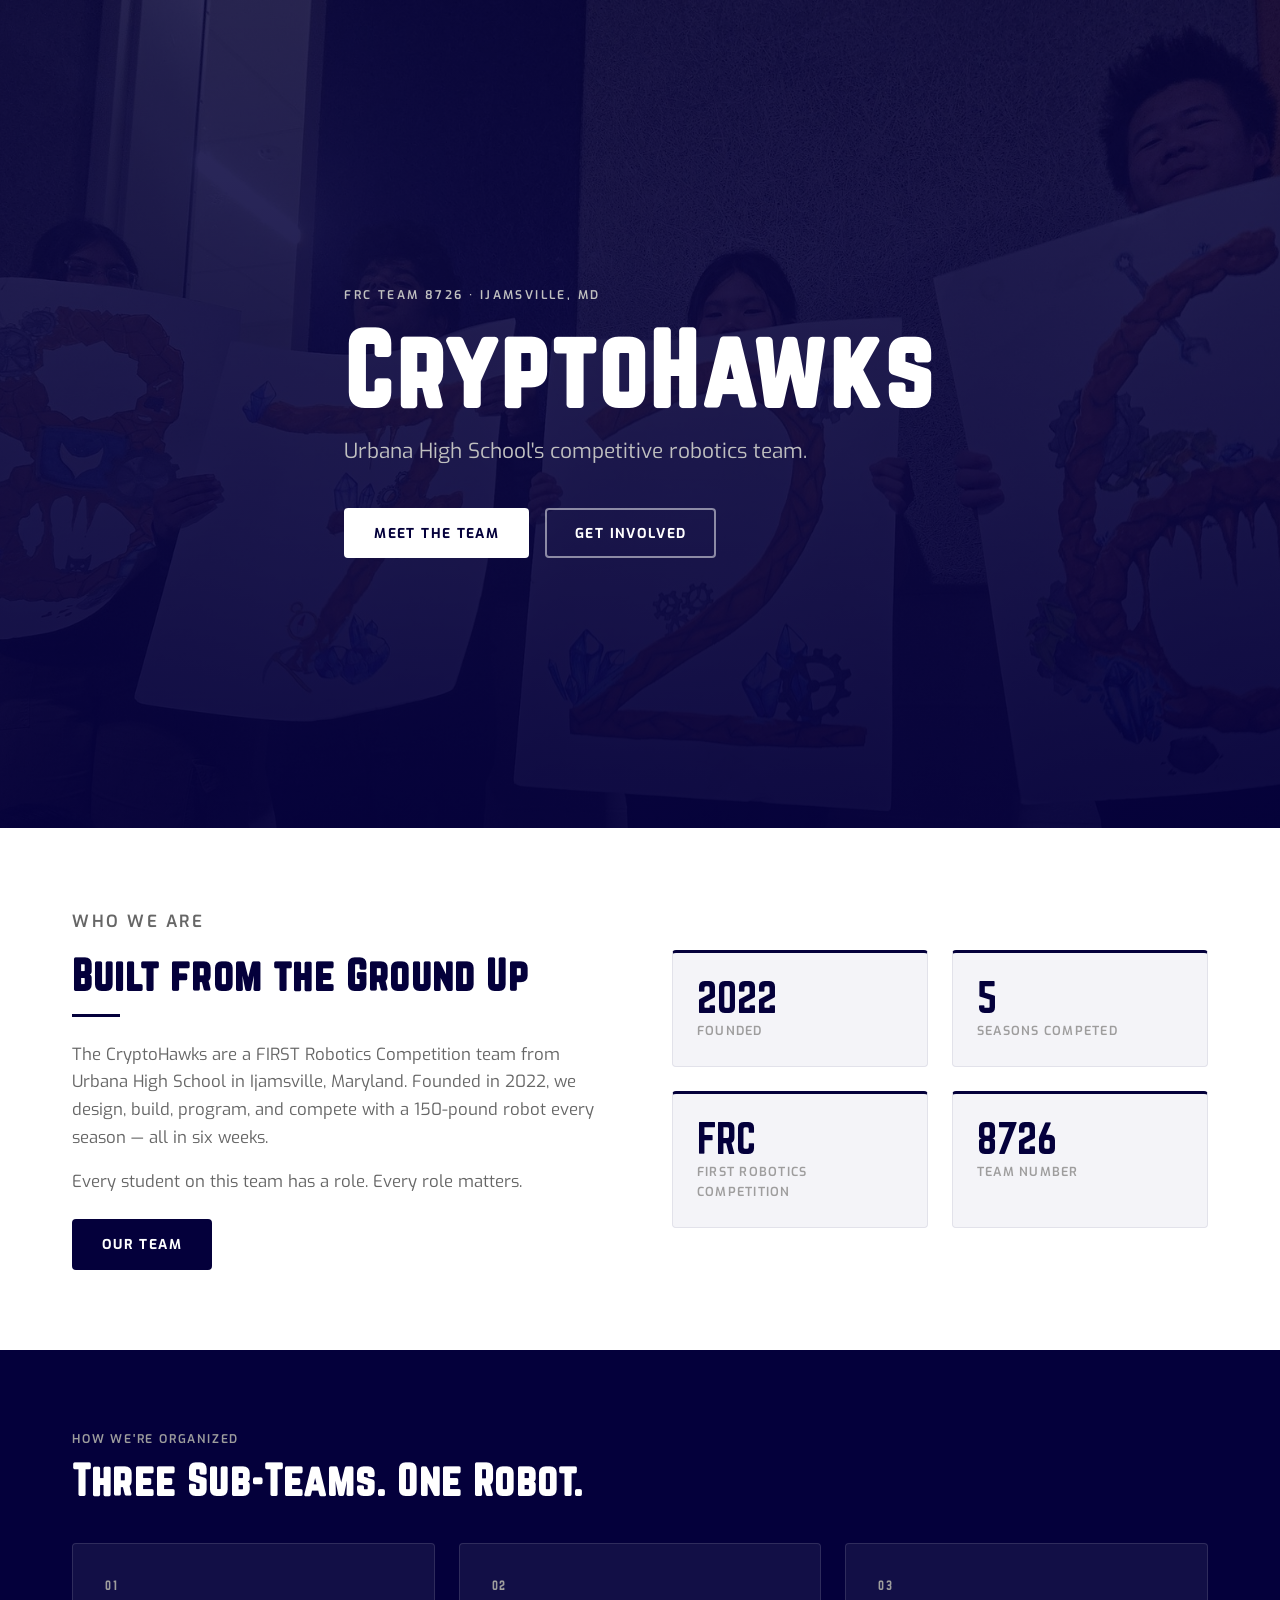
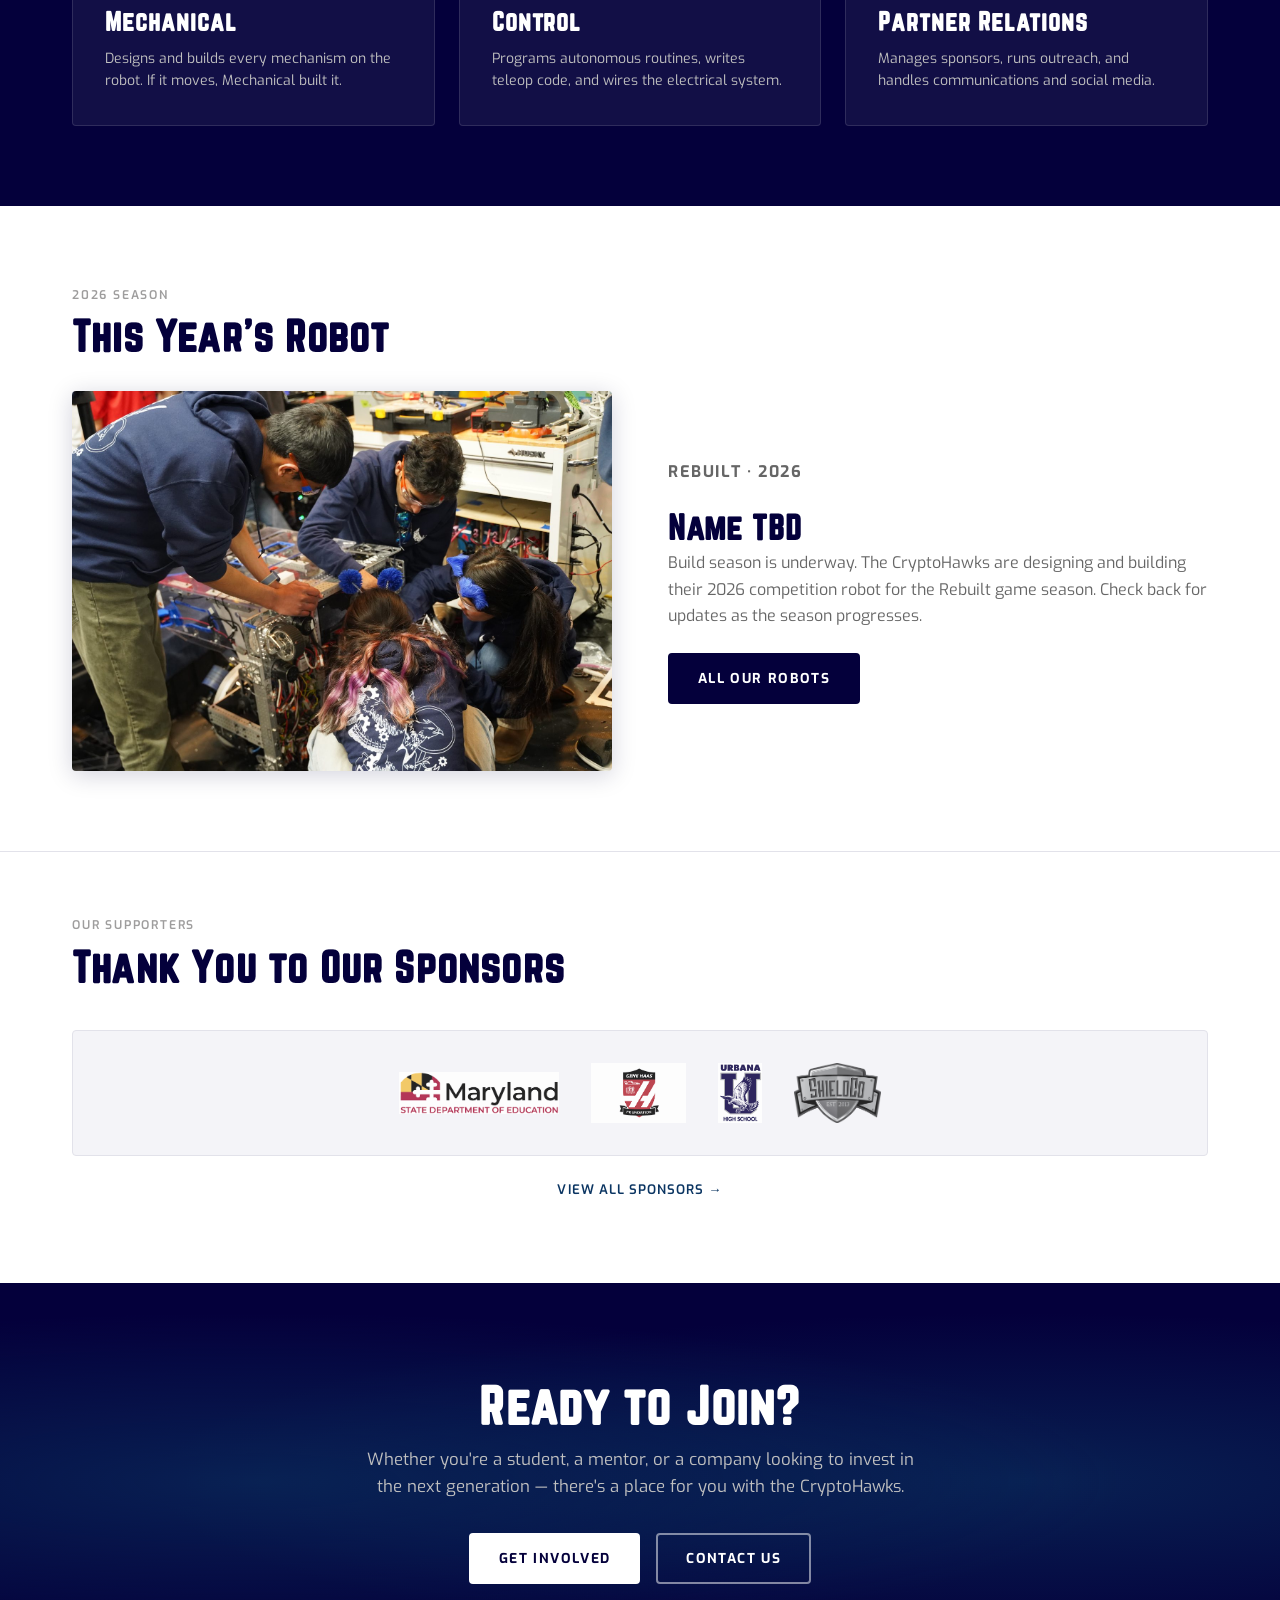
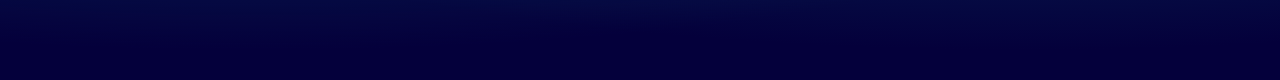
<file: html/index.html>
<!DOCTYPE html>
<!-- ================================================================
     HOME PAGE  (frc8726.org/)
     ----------------------------------------------------------------
     Sections, top to bottom: Hero, Who We Are, Sub-Teams, Current Robot,
     Sponsors (logo strip), Get Involved.
     New sponsor? Add their logo to the SPONSORS strip below AND to sponsors.html.
     New robot season? Update CURRENT ROBOT below AND robots.html.

     HOW THIS PAGE IS BUILT
       <head>       Page title, link-preview info, and the styles for this page.
       <style>      Styles used ONLY on this page. Site-wide styles (colors,
                    fonts, header, footer, buttons, cards) are in assets/style.css.
       Header/footer  Shared by every page. Edit partials/header.html and
                    partials/footer.html, not this file.
       <main>       The page content, split into sections marked with ══ lines.

     Preview your changes: see "Previewing" in README.md.
     ================================================================ -->
<html lang="en">
<head>
  <meta charset="UTF-8" />
  <meta name="viewport" content="width=device-width, initial-scale=1.0" />
  <!-- Page title: shows in the browser tab and Google results. -->
  <title>CryptoHawks | FRC Team 8726</title>
  <meta name="description" content="CryptoHawks FRC Team 8726 — Urbana High School's competitive robotics team." />
  <!-- Link preview: what people see when this page is shared in a text,
       Discord, Instagram, etc. Keep og:title/og:description matching above. -->
  <meta property="og:type" content="website" />
  <meta property="og:site_name" content="CryptoHawks FRC 8726" />
  <meta property="og:title" content="CryptoHawks | FRC Team 8726" />
  <meta property="og:description" content="CryptoHawks FRC Team 8726 — Urbana High School&#x27;s competitive robotics team." />
  <meta property="og:url" content="https://frc8726.org/" />
  <meta property="og:image" content="https://frc8726.org/assets/images/og-image.jpg" />
  <meta property="og:image:alt" content="CryptoHawks students holding up 8726 signs" />
  <meta name="twitter:card" content="summary_large_image" />
  <!-- Site-wide styles (shared by every page) -->
  <link rel="stylesheet" href="assets/style.css" />
  <link rel="icon" href="assets/images/hawk-logo.png" type="image/png" />

  <!-- Styles for THIS page only -->
  <style>
    /* ── Hero ── */
    .hero {
      position: relative;
      min-height: 92vh;
      display: flex;
      align-items: center;
      overflow: hidden;
      background: var(--urbana-blue);
    }

    .hero__bg {
      position: absolute;
      inset: 0;
      width: 100%;
      height: 100%;
      object-fit: cover;
      object-position: center 30%;
      opacity: 0.35;
      display: block;
    }

    .hero__overlay {
      position: absolute;
      inset: 0;
      background:
        linear-gradient(to bottom, rgba(4,0,59,0.5) 0%, rgba(4,0,59,0.85) 100%);
      pointer-events: none;
    }

    .hero__content {
      position: relative;
      z-index: 1;
      padding: 6rem 0 5rem;
    }

    .hero__label {
      font-family: var(--font-body);
      font-size: 0.75rem;
      font-weight: 600;
      letter-spacing: 0.2em;
      text-transform: uppercase;
      color: var(--light-gray);
      margin-bottom: 1rem;
    }

    .hero__title {
      font-family: var(--font-title);
      font-size: clamp(3rem, 8vw, 6rem);
      color: var(--white);
      letter-spacing: 0.04em;
      line-height: 1;
      margin-bottom: 1rem;
    }

    .hero__sub {
      font-family: var(--font-body);
      font-size: clamp(1rem, 2.5vw, 1.3rem);
      color: var(--light-gray);
      margin-bottom: 2.5rem;
      max-width: none;
    }

    .hero__buttons {
      display: flex;
      gap: 1rem;
      flex-wrap: wrap;
    }

    /* ── Who We Are ── */
    .who-section {
      padding: 5rem 0;
      display: grid;
      grid-template-columns: 1fr 1fr;
      gap: 4rem;
      align-items: center;
    }

    .who-text h2 {
      color: var(--urbana-blue);
      margin-bottom: 0.75rem;
    }

    .who-text p {
      color: var(--dark-gray);
      font-size: 1.05rem;
      max-width: none;
      margin-bottom: 1rem;
    }

    .who-stats {
      display: grid;
      grid-template-columns: 1fr 1fr;
      gap: 1.5rem;
    }

    .who-stat {
      background: #f4f4f8;
      border: 1px solid #e2e2ea;
      border-radius: var(--radius);
      padding: 1.5rem;
      border-top: 3px solid var(--urbana-blue);
    }

    .who-stat__number {
      font-family: var(--font-title);
      font-size: 2.5rem;
      color: var(--urbana-blue);
      line-height: 1;
      margin-bottom: 0.25rem;
    }

    .who-stat__label {
      font-family: var(--font-body);
      font-size: 0.78rem;
      font-weight: 600;
      letter-spacing: 0.1em;
      text-transform: uppercase;
      color: var(--urbana-gray);
    }

    /* ── Sub-teams ── */
    .subteams-section {
      background: var(--urbana-blue);
      padding: 5rem 0;
    }

    .subteams-section h2 {
      color: var(--white);
      margin-bottom: 0.5rem;
    }

    .subteams-section .section-label {
      color: var(--urbana-gray);
    }

    .subteam-cards {
      display: grid;
      grid-template-columns: repeat(3, 1fr);
      gap: 1.5rem;
      margin-top: 2.5rem;
    }

    .subteam-card {
      background: rgba(255,255,255,0.06);
      border: 1px solid rgba(255,255,255,0.12);
      border-radius: var(--radius);
      padding: 2rem;
      text-decoration: none;
      transition: background var(--transition), transform var(--transition);
      display: block;
    }

    .subteam-card:hover {
      background: rgba(255,255,255,0.1);
      transform: translateY(-2px);
    }

    .subteam-card__number {
      font-family: var(--font-title);
      font-size: 0.75rem;
      letter-spacing: 0.15em;
      color: var(--urbana-gray);
      margin-bottom: 0.75rem;
    }

    .subteam-card__name {
      font-family: var(--font-title);
      font-size: 1.5rem;
      color: var(--white);
      letter-spacing: 0.04em;
      margin-bottom: 0.75rem;
    }

    .subteam-card__desc {
      font-family: var(--font-body);
      font-size: 0.875rem;
      color: var(--light-gray);
      line-height: 1.6;
      max-width: none;
    }

    /* ── Current robot ── */
    .robot-section {
      padding: 5rem 0;
      border-bottom: 1px solid #e2e2ea;
    }

    .robot-feature {
      display: grid;
      grid-template-columns: 1fr 1fr;
      gap: 3.5rem;
      align-items: center;
      margin-top: 2rem;
    }

    .robot-feature__photo {
      border-radius: var(--radius);
      overflow: hidden;
      box-shadow: var(--shadow);
    }

    .robot-feature__photo img {
      width: 100%;
      height: 380px;
      object-fit: cover;
      object-position: center 30%;
      display: block;
    }

    .robot-feature__text h3 {
      color: var(--urbana-blue);
      font-size: 2rem;
      margin-bottom: 0.25rem;
    }

    .robot-feature__game {
      font-family: var(--font-body);
      font-size: 0.8rem;
      font-weight: 700;
      letter-spacing: 0.1em;
      text-transform: uppercase;
      color: var(--blue-alt);
      margin-bottom: 1rem;
    }

    .robot-feature__text p {
      color: var(--dark-gray);
      font-size: 1rem;
      max-width: none;
      margin-bottom: 1.5rem;
    }

    /* ── Sponsors strip ── */
    .sponsors-section {
      padding: 4rem 0 5rem;
    }

    .sponsors-section h2 {
      color: var(--urbana-blue);
      margin-bottom: 0.5rem;
    }

    .sponsors-strip {
      display: flex;
      align-items: center;
      justify-content: center;
      flex-wrap: wrap;
      gap: 2rem;
      margin-top: 2.5rem;
      padding: 2rem;
      background: #f4f4f8;
      border: 1px solid #e2e2ea;
      border-radius: var(--radius);
    }

    .sponsors-strip__logo {
      max-height: 60px;
      max-width: 160px;
      width: auto;
      object-fit: contain;
      opacity: 0.85;
      transition: opacity var(--transition);
      filter: grayscale(20%);
    }

    .sponsors-strip__logo:hover {
      opacity: 1;
      filter: none;
    }

    .sponsors-strip__link {
      display: flex;
      align-items: center;
    }

    .sponsors-cta {
      text-align: center;
      margin-top: 1.25rem;
    }

    .sponsors-cta a {
      font-family: var(--font-body);
      font-size: 0.82rem;
      font-weight: 600;
      letter-spacing: 0.08em;
      text-transform: uppercase;
      color: var(--blue-alt);
    }

    .sponsors-cta a:hover {
      color: var(--urbana-blue);
    }

    /* ── Get Involved CTA ── */
    .cta-section {
      background: var(--urbana-blue);
      padding: 6rem 0;
      text-align: center;
      position: relative;
      overflow: hidden;
    }

    .cta-section::before {
      content: '';
      position: absolute;
      inset: 0;
      background:
        radial-gradient(ellipse at 20% 50%, rgba(11,53,98,0.6) 0%, transparent 60%),
        radial-gradient(ellipse at 80% 50%, rgba(11,53,98,0.6) 0%, transparent 60%);
      pointer-events: none;
    }

    .cta-section .container {
      position: relative;
      z-index: 1;
    }

    .cta-section h2 {
      color: var(--white);
      font-size: clamp(2rem, 4vw, 3rem);
      margin-bottom: 0.75rem;
    }

    .cta-section p {
      color: var(--light-gray);
      font-size: 1.05rem;
      margin: 0 auto 2rem;
      max-width: 50ch;
    }

    .cta-buttons {
      display: flex;
      gap: 1rem;
      justify-content: center;
      flex-wrap: wrap;
    }

    @media (max-width: 860px) {
      .who-section {
        grid-template-columns: 1fr;
        gap: 2.5rem;
      }

      .subteam-cards {
        grid-template-columns: 1fr;
      }

      .robot-feature {
        grid-template-columns: 1fr;
        gap: 2rem;
      }

      .robot-feature__photo img {
        height: 260px;
      }
    }

    @media (max-width: 600px) {
      .hero {
        min-height: 80vh;
      }

      .who-stats {
        grid-template-columns: 1fr 1fr;
      }

      .hero__buttons {
        flex-direction: column;
      }
    }
  </style>
</head>
<body>

  <!-- ══ HEADER ══════════════════════════════════════════ -->
  <!-- Shared header (logo + menu). To change it, edit partials/header.html -->
  <!--#include virtual="/partials/header.html" -->

  <!-- ══ HERO ═════════════════════════════════════════════ -->
  <section class="hero">
    <img
      src="assets/images/banner.jpg"
      alt="CryptoHawks students holding 8726 signs"
      class="hero__bg"
    />
    <div class="hero__overlay"></div>
    <div class="container hero__content">
      <p class="hero__label">FRC Team 8726 · Ijamsville, MD</p>
      <h1 class="hero__title">CryptoHawks</h1>
      <p class="hero__sub">Urbana High School's competitive robotics team.</p>
      <div class="hero__buttons">
        <a href="team" class="btn btn--white">Meet the Team</a>
        <a href="join" class="btn btn--outline" style="border-color:rgba(255,255,255,0.5);color:var(--white);">Get Involved</a>
      </div>
    </div>
  </section>

  <main>

    <!-- ══ WHO WE ARE ════════════════════════════════════ -->
    <section>
      <div class="container">
        <div class="who-section">

          <div class="who-text">
            <p class="section-label">Who we are</p>
            <h2>Built from the Ground Up</h2>
            <hr class="divider" />
            <p>
              The CryptoHawks are a FIRST Robotics Competition team from Urbana 
              High School in Ijamsville, Maryland. Founded in 2022, we design, 
              build, program, and compete with a 150-pound robot every season — 
              all in six weeks.
            </p>
            <p>
              Every student on this team has a role. Every role matters.
            </p>
            <a href="team" class="btn btn--primary" style="margin-top:0.5rem;">Our Team</a>
          </div>

          <div class="who-stats">
            <div class="who-stat">
              <p class="who-stat__number">2022</p>
              <p class="who-stat__label">Founded</p>
            </div>
            <div class="who-stat">
              <p class="who-stat__number">5</p>
              <p class="who-stat__label">Seasons Competed</p>
            </div>
            <div class="who-stat">
              <p class="who-stat__number">FRC</p>
              <p class="who-stat__label">FIRST Robotics Competition</p>
            </div>
            <div class="who-stat">
              <p class="who-stat__number">8726</p>
              <p class="who-stat__label">Team Number</p>
            </div>
          </div>

        </div>
      </div>
    </section>

    <!-- ══ SUB-TEAMS ════════════════════════════════════ -->
    <section class="subteams-section">
      <div class="container">
        <p class="section-label">How we're organized</p>
        <h2>Three Sub-Teams. One Robot.</h2>

        <div class="subteam-cards">

          <a href="team" class="subteam-card">
            <p class="subteam-card__number">01</p>
            <h3 class="subteam-card__name">Mechanical</h3>
            <p class="subteam-card__desc">
              Designs and builds every mechanism on the robot. 
              If it moves, Mechanical built it.
            </p>
          </a>

          <a href="team" class="subteam-card">
            <p class="subteam-card__number">02</p>
            <h3 class="subteam-card__name">Control</h3>
            <p class="subteam-card__desc">
              Programs autonomous routines, writes teleop code, 
              and wires the electrical system.
            </p>
          </a>

          <a href="team" class="subteam-card">
            <p class="subteam-card__number">03</p>
            <h3 class="subteam-card__name">Partner Relations</h3>
            <p class="subteam-card__desc">
              Manages sponsors, runs outreach, and handles 
              communications and social media.
            </p>
          </a>

        </div>
      </div>
    </section>

    <!-- ══ CURRENT ROBOT ════════════════════════════════ -->
    <section class="robot-section">
      <div class="container">
        <p class="section-label">2026 Season</p>
        <h2 style="color:var(--urbana-blue);">This Year's Robot</h2>

        <div class="robot-feature">
          <div class="robot-feature__photo">
            <img loading="lazy" decoding="async"
              src="assets/images/robots/26bot.JPG"
              alt="CryptoHawks 2026 robot"
            />
          </div>
          <div class="robot-feature__text">
            <p class="robot-feature__game">Rebuilt · 2026</p>
            <h3>Name TBD</h3>
            <p>
              Build season is underway. The CryptoHawks are designing and 
              building their 2026 competition robot for the Rebuilt game season. 
              Check back for updates as the season progresses.
            </p>
            <a href="robots" class="btn btn--primary">All Our Robots</a>
          </div>
        </div>

      </div>
    </section>

    <!-- ══ SPONSORS ════════════════════════════════════ -->
    <section class="sponsors-section">
      <div class="container">
        <p class="section-label">Our supporters</p>
        <h2>Thank You to Our Sponsors</h2>

        <div class="sponsors-strip">
          <a href="https://marylandpublicschools.org" class="sponsors-strip__link" target="_blank" rel="noopener">
            <img loading="lazy" decoding="async" src="assets/images/sponsors/msde.png" alt="Maryland State Department of Education" class="sponsors-strip__logo" />
          </a>
          <a href="https://www.ghaasfoundation.org" class="sponsors-strip__link" target="_blank" rel="noopener">
            <img loading="lazy" decoding="async" src="assets/images/sponsors/gene_haas.png" alt="Gene Haas Foundation" class="sponsors-strip__logo" />
          </a>
          <div class="sponsors-strip__link">
            <img loading="lazy" decoding="async" src="assets/images/sponsors/uhs.png" alt="Urbana High School Student Government Association" class="sponsors-strip__logo" />
          </div>
          <a href="https://shieldcoart.com" class="sponsors-strip__link" target="_blank" rel="noopener">
            <img loading="lazy" decoding="async" src="assets/images/sponsors/shieldcologo.png" alt="ShieldCo" class="sponsors-strip__logo" />
          </a>
        </div>

        <div class="sponsors-cta">
          <a href="sponsors">View all sponsors →</a>
        </div>

      </div>
    </section>

    <!-- ══ GET INVOLVED CTA ══════════════════════════════ -->
    <section class="cta-section">
      <div class="container">
        <h2>Ready to Join?</h2>
        <p>
          Whether you're a student, a mentor, or a company looking to invest 
          in the next generation — there's a place for you with the CryptoHawks.
        </p>
        <div class="cta-buttons">
          <a href="join" class="btn btn--white">Get Involved</a>
          <a href="contact" class="btn btn--outline" style="border-color:rgba(255,255,255,0.5);color:var(--white);">Contact Us</a>
        </div>
      </div>
    </section>

  </main>

  <!-- ══ FOOTER ═══════════════════════════════════════════ -->
  <!-- Shared footer. To change it, edit partials/footer.html -->
  <!--#include virtual="/partials/footer.html" -->


</body>
</html>
</file>
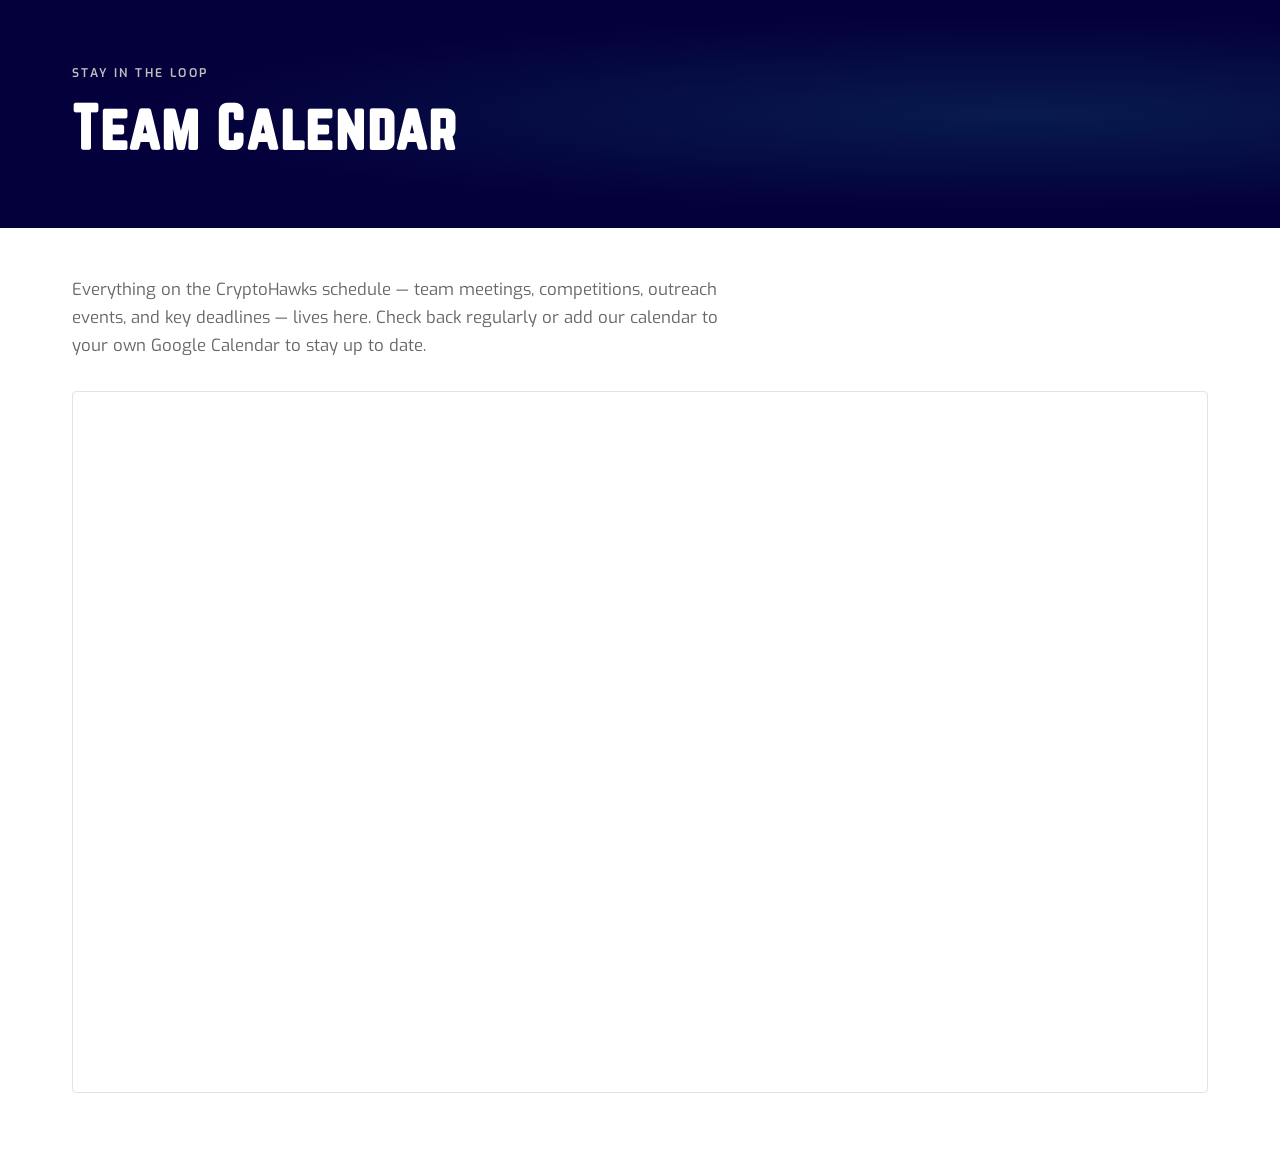
<file: html/calendar.html>
<!DOCTYPE html>
<!-- ================================================================
     CALENDAR PAGE  (frc8726.org/calendar)
     ----------------------------------------------------------------
     The calendar is the team Google Calendar (urbanahsrobotics@gmail.com)
     shown in an <iframe>. To add events, add them in Google Calendar, not here.

     HOW THIS PAGE IS BUILT
       <head>       Page title, link-preview info, and the styles for this page.
       <style>      Styles used ONLY on this page. Site-wide styles (colors,
                    fonts, header, footer, buttons, cards) are in assets/style.css.
       Header/footer  Shared by every page. Edit partials/header.html and
                    partials/footer.html, not this file.
       <main>       The page content, split into sections marked with ══ lines.

     Preview your changes: see "Previewing" in README.md.
     ================================================================ -->
<html lang="en">
<head>
  <meta charset="UTF-8" />
  <meta name="viewport" content="width=device-width, initial-scale=1.0" />
  <!-- Page title: shows in the browser tab and Google results. -->
  <title>Calendar | CryptoHawks FRC 8726</title>
  <meta name="description" content="Stay up to date with CryptoHawks FRC 8726 — meeting schedules, competitions, outreach events, and more." />
  <!-- Link preview: what people see when this page is shared in a text,
       Discord, Instagram, etc. Keep og:title/og:description matching above. -->
  <meta property="og:type" content="website" />
  <meta property="og:site_name" content="CryptoHawks FRC 8726" />
  <meta property="og:title" content="Calendar | CryptoHawks FRC 8726" />
  <meta property="og:description" content="Stay up to date with CryptoHawks FRC 8726 — meeting schedules, competitions, outreach events, and more." />
  <meta property="og:url" content="https://frc8726.org/calendar" />
  <meta property="og:image" content="https://frc8726.org/assets/images/og-image.jpg" />
  <meta property="og:image:alt" content="CryptoHawks students holding up 8726 signs" />
  <meta name="twitter:card" content="summary_large_image" />
  <!-- Site-wide styles (shared by every page) -->
  <link rel="stylesheet" href="assets/style.css" />
  <link rel="icon" href="assets/images/hawk-logo.png" type="image/png" />

  <!-- Styles for THIS page only -->
  <style>
    /* Intro text above the calendar */
    .calendar-blurb {
      padding: 3rem 0 2rem;
    }

    .calendar-blurb p {
      font-size: 1.05rem;
      color: var(--dark-gray);
      max-width: 60ch;
    }

    /* Box with a thin border around the Google Calendar */
    .calendar-embed-wrapper {
      border: 1px solid #e2e2ea;
      border-radius: var(--radius);
      overflow: hidden;
      margin-bottom: 5rem;
    }

    /* The calendar itself. Change height to make it taller/shorter. */
    .calendar-embed-wrapper iframe {
      width: 100%;
      height: 700px;
      border: none;
      display: block;
    }


    /* Shorter calendar on phones */
    @media (max-width: 600px) {
      .calendar-embed-wrapper iframe {
        height: 480px;
      }
    }
  </style>
</head>
<body>

  <!-- ══ HEADER ══════════════════════════════════════════ -->
  <!-- Shared header (logo + menu). To change it, edit partials/header.html -->
  <!--#include virtual="/partials/header.html" -->

  <!-- ══ PAGE HERO ════════════════════════════════════════ -->
  <section class="page-hero">
    <div class="container">
      <p class="page-hero__label">Stay in the loop</p>
      <h1 class="page-hero__title">Team Calendar</h1>
    </div>
  </section>

  <main>
    <section class="calendar-blurb">
      <div class="container">
        <p>
          Everything on the CryptoHawks schedule — team meetings, competitions,
          outreach events, and key deadlines — lives here. Check back regularly
          or add our calendar to your own Google Calendar to stay up to date.
        </p>
      </div>
    </section>

    <div class="container">
      <div class="calendar-embed-wrapper">

        <iframe
          src="https://calendar.google.com/calendar/embed?src=urbanahsrobotics%40gmail.com&ctz=America%2FNew_York&mode=MONTH&showTitle=0&showPrint=0&showCalendars=0"
          style="border: 0"
          width="100%"
          height="700"
          frameborder="0"
          scrolling="no">
        </iframe>

      </div>
    </div>
  </main>

  <!-- ══ FOOTER ═══════════════════════════════════════════ -->
  <!-- Shared footer. To change it, edit partials/footer.html -->
  <!--#include virtual="/partials/footer.html" -->


</body>
</html>
</file>
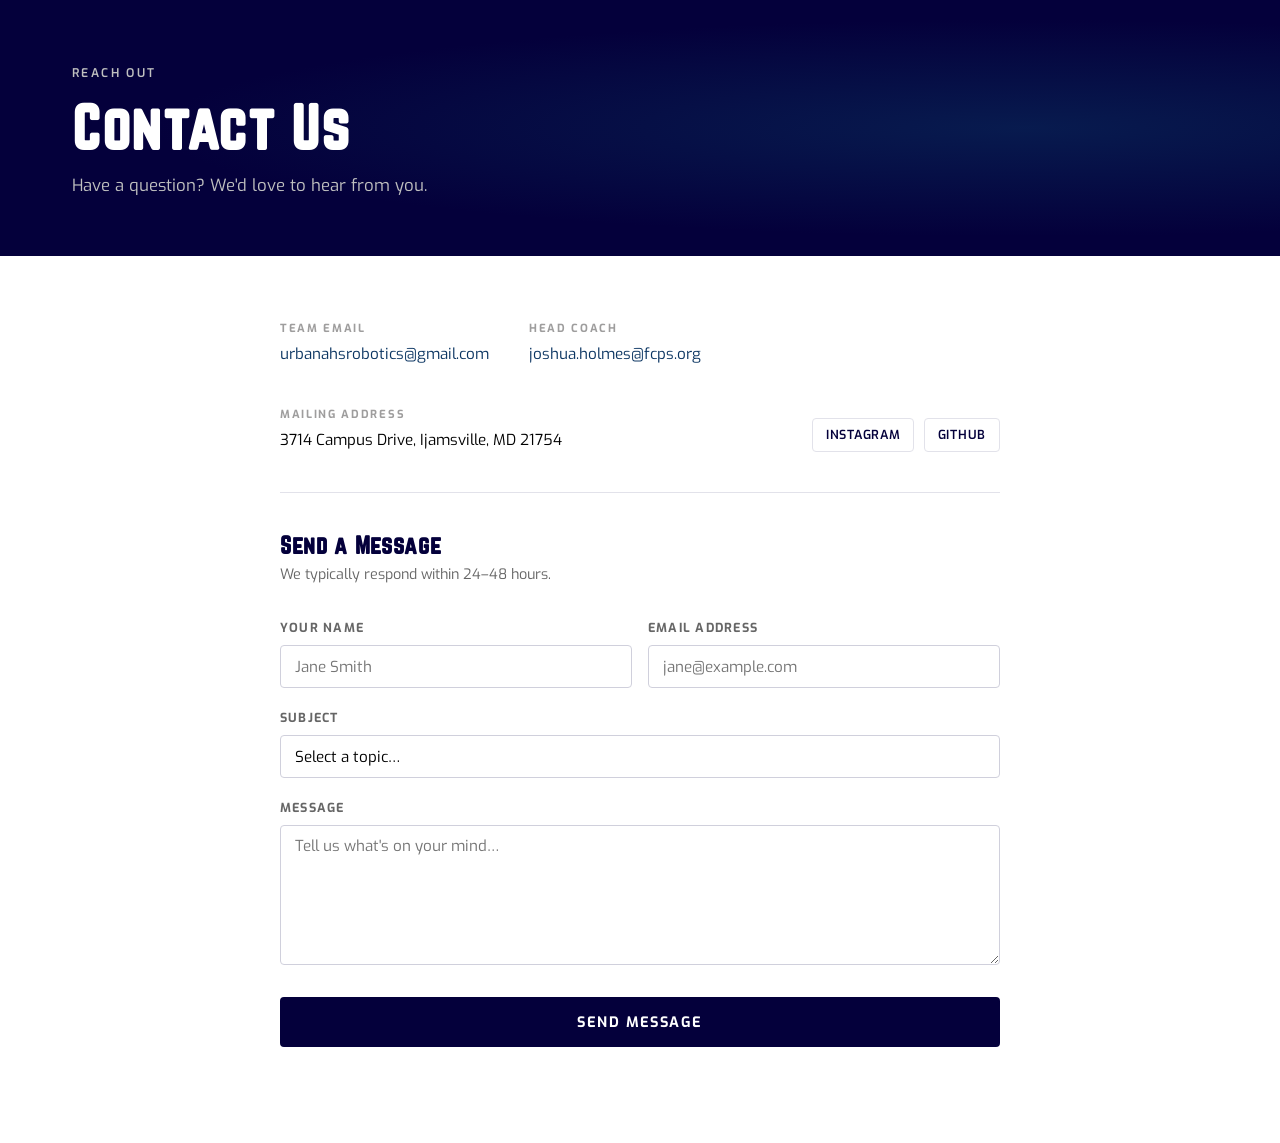
<file: html/contact.html>
<!DOCTYPE html>
<!-- ================================================================
     CONTACT PAGE  (frc8726.org/contact)
     ----------------------------------------------------------------
     The form is sent by the script at the bottom of this page to the
     server (/api/contact), which emails it to the team.
     Do not remove the hidden "website" field: it is a spam trap.
     If you rename or add form fields, a mentor must update the server too.

     HOW THIS PAGE IS BUILT
       <head>       Page title, link-preview info, and the styles for this page.
       <style>      Styles used ONLY on this page. Site-wide styles (colors,
                    fonts, header, footer, buttons, cards) are in assets/style.css.
       Header/footer  Shared by every page. Edit partials/header.html and
                    partials/footer.html, not this file.
       <main>       The page content, split into sections marked with ══ lines.

     Preview your changes: see "Previewing" in README.md.
     ================================================================ -->
<html lang="en">
<head>
  <meta charset="UTF-8" />
  <meta name="viewport" content="width=device-width, initial-scale=1.0" />
  <!-- Page title: shows in the browser tab and Google results. -->
  <title>Contact | CryptoHawks FRC 8726</title>
  <meta name="description" content="Get in touch with CryptoHawks FRC 8726." />
  <!-- Link preview: what people see when this page is shared in a text,
       Discord, Instagram, etc. Keep og:title/og:description matching above. -->
  <meta property="og:type" content="website" />
  <meta property="og:site_name" content="CryptoHawks FRC 8726" />
  <meta property="og:title" content="Contact | CryptoHawks FRC 8726" />
  <meta property="og:description" content="Get in touch with CryptoHawks FRC 8726." />
  <meta property="og:url" content="https://frc8726.org/contact" />
  <meta property="og:image" content="https://frc8726.org/assets/images/og-image.jpg" />
  <meta property="og:image:alt" content="CryptoHawks students holding up 8726 signs" />
  <meta name="twitter:card" content="summary_large_image" />
  <!-- Site-wide styles (shared by every page) -->
  <link rel="stylesheet" href="assets/style.css" />
  <link rel="icon" href="assets/images/hawk-logo.png" type="image/png" />

  <!-- Styles for THIS page only -->
  <style>
    .contact-page {
      padding: 4rem 0 6rem;
      max-width: 720px;
      margin: 0 auto;
    }

    /* ── Info strip above form ── */
    .contact-details {
      display: flex;
      flex-wrap: wrap;
      gap: 2.5rem;
      margin-bottom: 2.5rem;
      padding-bottom: 2.5rem;
      border-bottom: 1px solid #e2e2ea;
      align-items: flex-end;
    }

    .contact-details__block {
      display: flex;
      flex-direction: column;
      gap: 0.2rem;
    }

    .contact-details__label {
      font-size: 0.7rem;
      font-weight: 700;
      letter-spacing: 0.15em;
      text-transform: uppercase;
      color: var(--urbana-gray);
      font-family: var(--font-body);
    }

    .contact-details__value {
      font-family: var(--font-body);
      font-size: 0.95rem;
      color: var(--black);
      line-height: 1.6;
    }

    .contact-details__value a {
      color: var(--blue-alt);
      text-decoration: none;
      transition: color var(--transition);
    }

    .contact-details__value a:hover {
      color: var(--urbana-blue);
    }

    .contact-socials {
      display: flex;
      gap: 0.6rem;
      margin-left: auto;
    }

    .social-link {
      font-family: var(--font-body);
      font-size: 0.78rem;
      font-weight: 600;
      letter-spacing: 0.06em;
      text-transform: uppercase;
      color: var(--urbana-blue);
      border: 1px solid #e2e2ea;
      border-radius: var(--radius);
      padding: 0.35rem 0.8rem;
      text-decoration: none;
      transition: all var(--transition);
    }

    .social-link:hover {
      background: var(--urbana-blue);
      color: var(--white);
      border-color: var(--urbana-blue);
    }

    /* ── Form ── */
    .contact-form-wrap h2 {
      font-size: 1.4rem;
      color: var(--urbana-blue);
      margin-bottom: 0.25rem;
    }

    .form-sub {
      font-size: 0.9rem;
      color: var(--dark-gray);
      margin-bottom: 2rem;
      max-width: none;
    }

    .form-group {
      margin-bottom: 1.25rem;
    }

    .form-group label {
      display: block;
      font-family: var(--font-body);
      font-size: 0.78rem;
      font-weight: 700;
      letter-spacing: 0.1em;
      text-transform: uppercase;
      color: var(--dark-gray);
      margin-bottom: 0.4rem;
    }

    .form-group input,
    .form-group select,
    .form-group textarea {
      width: 100%;
      font-family: var(--font-body);
      font-size: 0.95rem;
      color: var(--black);
      background: var(--white);
      border: 1px solid #d0d0dc;
      border-radius: var(--radius);
      padding: 0.65rem 0.9rem;
      transition: border-color var(--transition), box-shadow var(--transition);
      outline: none;
      appearance: none;
    }

    .form-group input:focus,
    .form-group select:focus,
    .form-group textarea:focus {
      border-color: var(--blue-alt);
      box-shadow: 0 0 0 3px rgba(11, 53, 98, 0.1);
    }

    .form-group textarea {
      resize: vertical;
      min-height: 140px;
    }

    .form-row {
      display: grid;
      grid-template-columns: 1fr 1fr;
      gap: 1rem;
    }

    .form-submit {
      margin-top: 1.5rem;
    }

    .form-submit .btn {
      width: 100%;
      text-align: center;
      padding: 0.85rem;
      font-size: 0.9rem;
    }

    .form-submit .btn:disabled {
      opacity: 0.6;
      cursor: not-allowed;
    }

    .form-feedback {
      display: none;
      border-radius: var(--radius);
      padding: 1rem 1.25rem;
      margin-top: 1.25rem;
      font-family: var(--font-body);
      font-size: 0.9rem;
      line-height: 1.5;
    }

    .form-feedback.success {
      display: block;
      background: #e8f5e9;
      border: 1px solid #a5d6a7;
      color: #2e7d32;
    }

    .form-feedback.error {
      display: block;
      background: #ffebee;
      border: 1px solid #ef9a9a;
      color: #c62828;
    }

    .form-feedback strong {
      display: block;
      margin-bottom: 0.25rem;
    }

    .contact-form.submitted .form-fields,
    .contact-form.submitted .form-submit {
      display: none;
    }

    @media (max-width: 600px) {
      .contact-page {
        padding: 2.5rem 0 4rem;
      }

      .form-row {
        grid-template-columns: 1fr;
      }

      .contact-details {
        gap: 1.5rem;
      }

      .contact-socials {
        margin-left: 0;
        width: 100%;
      }
    }
    .form-hp {
      position: absolute;
      left: -10000px;
      width: 1px;
      height: 1px;
      overflow: hidden;
    }
  </style>
</head>
<body>

  <!-- ══ HEADER ══════════════════════════════════════════ -->
  <!-- Shared header (logo + menu). To change it, edit partials/header.html -->
  <!--#include virtual="/partials/header.html" -->

  <!-- ══ PAGE HERO ════════════════════════════════════════ -->
  <section class="page-hero">
    <div class="container">
      <p class="page-hero__label">Reach out</p>
      <h1 class="page-hero__title">Contact Us</h1>
      <p class="page-hero__sub">Have a question? We'd love to hear from you.</p>
    </div>
  </section>

  <main>
    <div class="container">
      <div class="contact-page">

        <!-- ── Contact details strip ── -->
        <div class="contact-details">
          <div class="contact-details__block">
            <span class="contact-details__label">Team Email</span>
            <span class="contact-details__value">
              <a href="mailto:urbanahsrobotics@gmail.com">urbanahsrobotics@gmail.com</a>
            </span>
          </div>

          <div class="contact-details__block">
            <span class="contact-details__label">Head Coach</span>
            <span class="contact-details__value">
              <a href="mailto:joshua.holmes@fcps.org">joshua.holmes@fcps.org</a>
            </span>
          </div>

          <div class="contact-details__block">
            <span class="contact-details__label">Mailing Address</span>
            <span class="contact-details__value">
              3714 Campus Drive, Ijamsville, MD 21754
            </span>
          </div>

          <div class="contact-socials">
            <a href="https://www.instagram.com/uhsrobotics" class="social-link" target="_blank" rel="noopener">Instagram</a>
            <a href="https://github.com/cryptohawks8726" class="social-link" target="_blank" rel="noopener">GitHub</a>
          </div>
        </div>

        <!-- ── Form ── -->
        <div class="contact-form-wrap">
          <h2>Send a Message</h2>
          <p class="form-sub">We typically respond within 24–48 hours.</p>

          <form id="contact-form" class="contact-form" novalidate>
            <div class="form-fields">

              <div class="form-row">
                <div class="form-group">
                  <label for="name">Your Name</label>
                  <input type="text" id="name" name="name" placeholder="Jane Smith" required autocomplete="name" />
                </div>
                <div class="form-group">
                  <label for="email">Email Address</label>
                  <input type="email" id="email" name="email" placeholder="jane@example.com" required autocomplete="email" />
                </div>
              </div>

              <div class="form-group">
                <label for="subject">Subject</label>
                <select id="subject" name="subject" required>
                  <option value="" disabled selected>Select a topic…</option>
                  <option value="General Question">General Question</option>
                  <option value="Prospective Student">Prospective Student</option>
                  <option value="Prospective Mentor">Prospective Mentor</option>
                  <option value="Sponsorship Inquiry">Sponsorship Inquiry</option>
                  <option value="Media / Press">Media / Press</option>
                  <option value="Other">Other</option>
                </select>
              </div>

              <!-- Spam trap: hidden from people, bots fill it in. Leave empty. -->
              <div class="form-hp" aria-hidden="true">
                <label for="website">Website</label>
                <input type="text" id="website" name="website" tabindex="-1" autocomplete="off" />
              </div>

              <div class="form-group">
                <label for="message">Message</label>
                <textarea id="message" name="message" placeholder="Tell us what's on your mind…" required></textarea>
              </div>

            </div>

            <div class="form-submit">
              <button type="submit" class="btn btn--primary" id="submit-btn">Send Message</button>
            </div>

            <div class="form-feedback" id="form-feedback" role="alert"></div>
          </form>
        </div>

      </div>
    </div>
  </main>

  <!-- ══ FOOTER ═══════════════════════════════════════════ -->
  <!-- Shared footer. To change it, edit partials/footer.html -->
  <!--#include virtual="/partials/footer.html" -->

  <script>

    document.getElementById('contact-form').addEventListener('submit', async function (e) {
      e.preventDefault();

      const form     = this;
      const btn      = document.getElementById('submit-btn');
      const feedback = document.getElementById('form-feedback');

      feedback.className = 'form-feedback';
      feedback.innerHTML = '';

      const name    = form.name.value.trim();
      const email   = form.email.value.trim();
      const subject = form.subject.value;
      const message = form.message.value.trim();

      if (!name || !email || !subject || !message) {
        feedback.className = 'form-feedback error';
        feedback.innerHTML = '<strong>Please fill in all fields.</strong>';
        return;
      }

      const emailPattern = /^[^\s@]+@[^\s@]+\.[^\s@]+$/;
      if (!emailPattern.test(email)) {
        feedback.className = 'form-feedback error';
        feedback.innerHTML = '<strong>Please enter a valid email address.</strong>';
        return;
      }

      btn.disabled = true;
      btn.textContent = 'Sending…';

      try {
        const response = await fetch('https://frc8726.org/api/contact', {
          method: 'POST',
          headers: { 'Content-Type': 'application/json' },
          body: JSON.stringify({ name, email, subject, message, website: form.website.value })
        });

        const data = await response.json();

        if (response.status === 429) {
          feedback.className = 'form-feedback error';
          feedback.innerHTML = '<strong>Too many messages.</strong> ';
          feedback.append('Please wait a few minutes, or email us at urbanahsrobotics@gmail.com.');
          btn.disabled = false;
          btn.textContent = 'Send Message';
          return;
        }

        if (data.success) {
          form.classList.add('submitted');
          feedback.className = 'form-feedback success';
          feedback.innerHTML = '<strong>Message sent!</strong> ';
          feedback.append(
            'Thanks for reaching out, ' + name.split(' ')[0] +
            '. We\'ll get back to you within 48 hours.'
          );
        } else {
          throw new Error(data.error || 'Something went wrong.');
        }

      } catch (err) {
        feedback.className = 'form-feedback error';
        feedback.innerHTML =
          '<strong>Something went wrong.</strong> Please try again or email us at ' +
          '<a href="mailto:urbanahsrobotics@gmail.com">urbanahsrobotics@gmail.com</a>.';
        btn.disabled = false;
        btn.textContent = 'Send Message';
      }
    });
  </script>

</body>
</html>
</file>
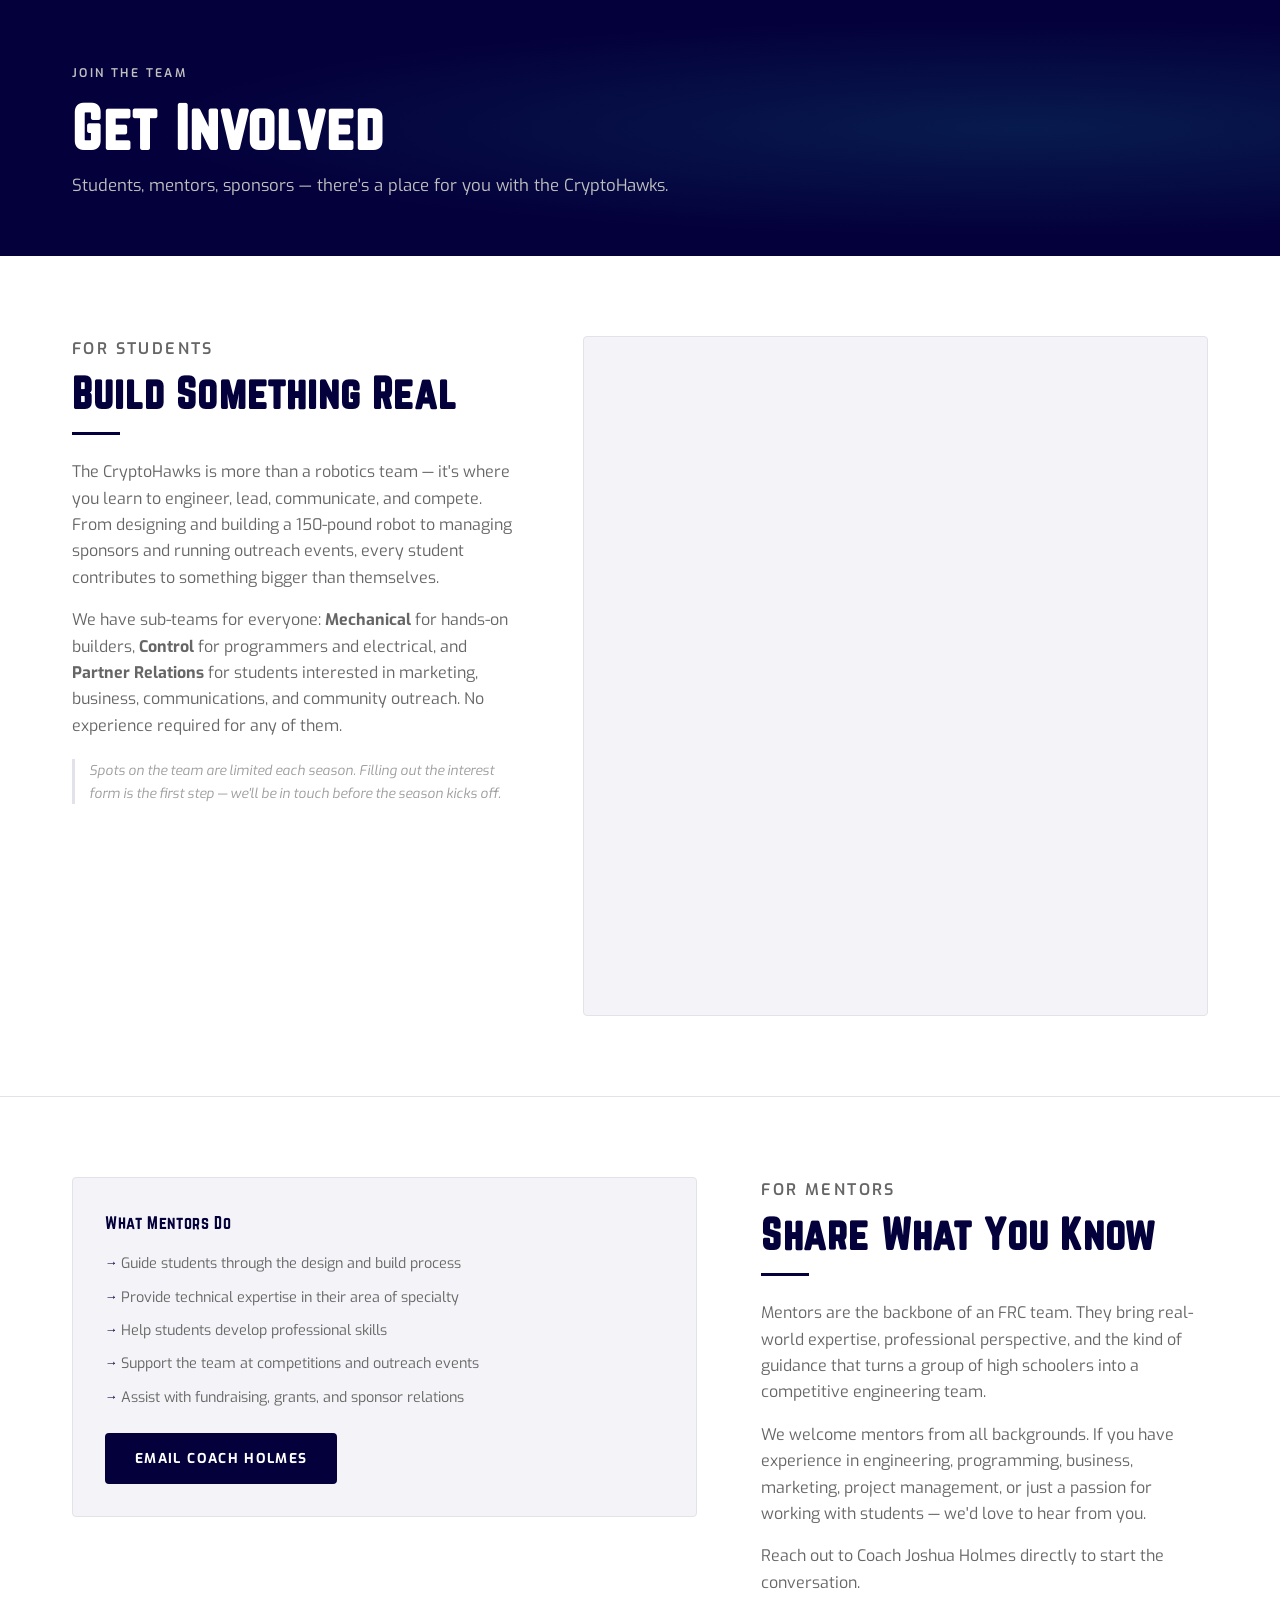
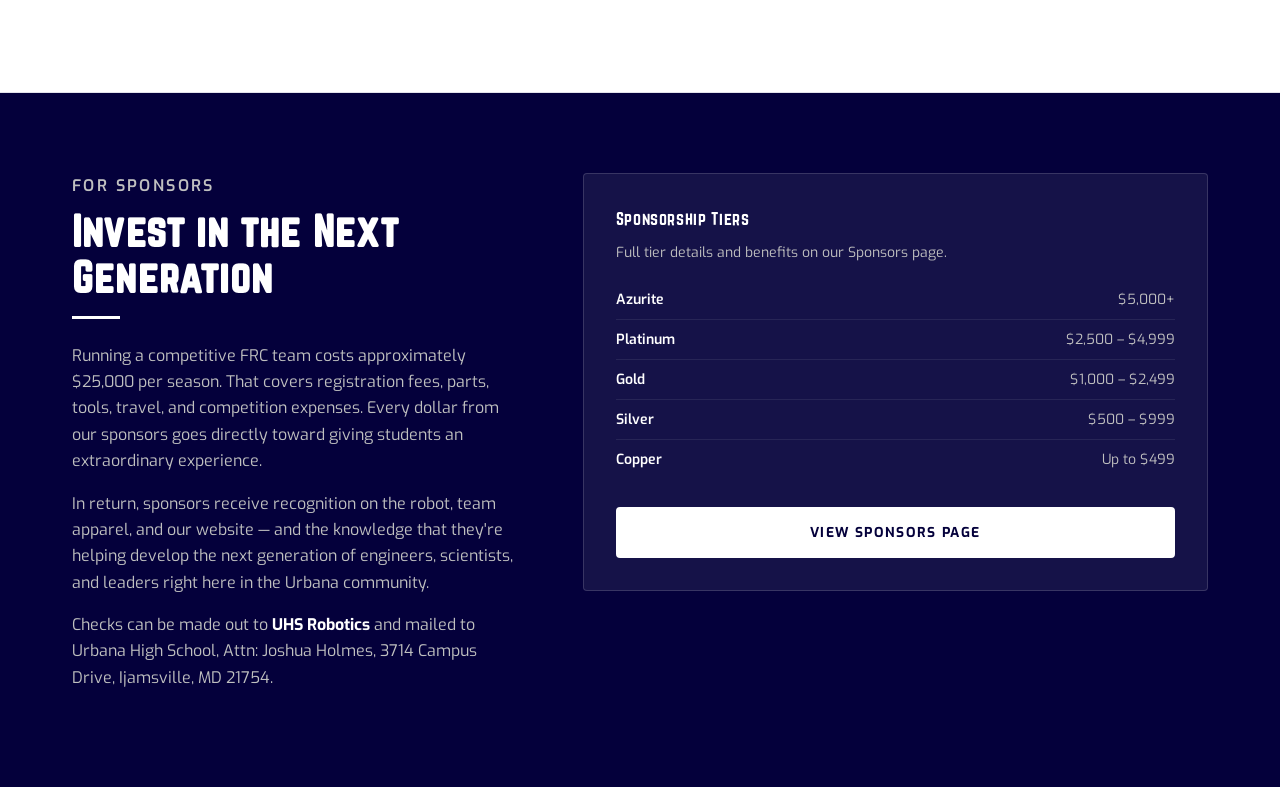
<file: html/join.html>
<!DOCTYPE html>
<!-- ================================================================
     GET INVOLVED PAGE  (frc8726.org/join)
     ----------------------------------------------------------------
     Three sections: Students (with an embedded Google Form), Mentors, Sponsors.
     To change the student interest form, edit it in Google Forms; the
     <iframe> below just shows it.

     HOW THIS PAGE IS BUILT
       <head>       Page title, link-preview info, and the styles for this page.
       <style>      Styles used ONLY on this page. Site-wide styles (colors,
                    fonts, header, footer, buttons, cards) are in assets/style.css.
       Header/footer  Shared by every page. Edit partials/header.html and
                    partials/footer.html, not this file.
       <main>       The page content, split into sections marked with ══ lines.

     Preview your changes: see "Previewing" in README.md.
     ================================================================ -->
<html lang="en">
<head>
  <meta charset="UTF-8" />
  <meta name="viewport" content="width=device-width, initial-scale=1.0" />
  <!-- Page title: shows in the browser tab and Google results. -->
  <title>Get Involved | CryptoHawks FRC 8726</title>
  <meta name="description" content="Join the CryptoHawks — opportunities for students, mentors, and sponsors." />
  <!-- Link preview: what people see when this page is shared in a text,
       Discord, Instagram, etc. Keep og:title/og:description matching above. -->
  <meta property="og:type" content="website" />
  <meta property="og:site_name" content="CryptoHawks FRC 8726" />
  <meta property="og:title" content="Get Involved | CryptoHawks FRC 8726" />
  <meta property="og:description" content="Join the CryptoHawks — opportunities for students, mentors, and sponsors." />
  <meta property="og:url" content="https://frc8726.org/join" />
  <meta property="og:image" content="https://frc8726.org/assets/images/og-image.jpg" />
  <meta property="og:image:alt" content="CryptoHawks students holding up 8726 signs" />
  <meta name="twitter:card" content="summary_large_image" />
  <!-- Site-wide styles (shared by every page) -->
  <link rel="stylesheet" href="assets/style.css" />
  <link rel="icon" href="assets/images/hawk-logo.png" type="image/png" />

  <!-- Styles for THIS page only -->
  <style>
    /* ── Section spacing ── */
    .involve-section {
      padding: 5rem 0;
      border-bottom: 1px solid #e2e2ea;
    }

    .involve-section:last-child {
      border-bottom: none;
    }

    .involve-section--dark {
      background: var(--urbana-blue);
      border-bottom: none;
    }

    /* ── Two-col layout: text left, content right ── */
    .involve-grid {
      display: grid;
      grid-template-columns: 1fr 1.4fr;
      gap: 4rem;
      align-items: start;
    }

    .involve-grid--reverse {
      grid-template-columns: 1.4fr 1fr;
    }

    .involve-grid--reverse .involve-text {
      order: 2;
    }

    .involve-grid--reverse .involve-content {
      order: 1;
    }

    /* ── Text side ── */
    .involve-text .section-label {
      margin-bottom: 0.5rem;
    }

    .involve-text h2 {
      color: var(--urbana-blue);
      margin-bottom: 0.75rem;
    }

    .involve-section--dark .involve-text h2 {
      color: var(--white);
    }

    .involve-text p {
      color: var(--dark-gray);
      margin-bottom: 1rem;
      font-size: 1rem;
    }

    .involve-section--dark .involve-text p {
      color: var(--light-gray);
    }

    .involve-text .involve-note {
      font-size: 0.85rem;
      color: var(--urbana-gray);
      font-style: italic;
      border-left: 3px solid #e2e2ea;
      padding-left: 0.85rem;
      margin-top: 1.25rem;
    }

    .involve-section--dark .involve-text .involve-note {
      border-left-color: rgba(255,255,255,0.2);
      color: var(--light-gray);
    }

    /* ── Google Form embed ── */
    .form-embed-wrapper {
      border: 1px solid #e2e2ea;
      border-radius: var(--radius);
      overflow: hidden;
      background: #f4f4f8;
      height: 680px;
      position: relative;
    }

    .form-embed-wrapper iframe {
      width: 100%;
      height: 100%;
      border: none;
      display: block;
    }

    /* ── Mentor contact card ── */
    .mentor-card {
      background: #f4f4f8;
      border: 1px solid #e2e2ea;
      border-radius: var(--radius);
      padding: 2rem;
    }

    .mentor-card__title {
      font-family: var(--font-title);
      font-size: 1rem;
      color: var(--urbana-blue);
      letter-spacing: 0.04em;
      margin-bottom: 1rem;
    }

    .mentor-card__list {
      list-style: none;
      display: flex;
      flex-direction: column;
      gap: 0.6rem;
      margin-bottom: 1.5rem;
    }

    .mentor-card__list li {
      font-family: var(--font-body);
      font-size: 0.9rem;
      color: var(--dark-gray);
      padding-left: 1rem;
      position: relative;
    }

    .mentor-card__list li::before {
      content: '→';
      position: absolute;
      left: 0;
      color: var(--urbana-blue);
      font-size: 0.8rem;
    }

    /* ── Sponsor CTA card ── */
    .sponsor-cta {
      background: rgba(255,255,255,0.07);
      border: 1px solid rgba(255,255,255,0.15);
      border-radius: var(--radius);
      padding: 2rem;
    }

    .sponsor-cta__title {
      font-family: var(--font-title);
      font-size: 1rem;
      color: var(--white);
      letter-spacing: 0.04em;
      margin-bottom: 0.5rem;
    }

    .sponsor-cta__sub {
      font-size: 0.875rem;
      color: var(--light-gray);
      margin-bottom: 1.5rem;
      font-family: var(--font-body);
      max-width: none;
    }

    .sponsor-cta__tiers {
      list-style: none;
      display: flex;
      flex-direction: column;
      gap: 0.5rem;
      margin-bottom: 1.75rem;
    }

    .sponsor-cta__tiers li {
      font-family: var(--font-body);
      font-size: 0.875rem;
      color: var(--light-gray);
      display: flex;
      justify-content: space-between;
      padding-bottom: 0.5rem;
      border-bottom: 1px solid rgba(255,255,255,0.08);
    }

    .sponsor-cta__tiers li:last-child {
      border-bottom: none;
    }

    .tier-name {
      font-weight: 600;
      color: var(--white);
    }

    .sponsor-cta .btn--white {
      width: 100%;
      text-align: center;
      display: block;
    }

    @media (max-width: 860px) {
      .involve-grid,
      .involve-grid--reverse {
        grid-template-columns: 1fr;
        gap: 2rem;
      }

      .involve-grid--reverse .involve-text,
      .involve-grid--reverse .involve-content {
        order: unset;
      }

      .form-embed-wrapper {
        height: 600px;
      }
    }
  </style>
</head>
<body>

  <!-- ══ HEADER ══════════════════════════════════════════ -->
  <!-- Shared header (logo + menu). To change it, edit partials/header.html -->
  <!--#include virtual="/partials/header.html" -->

  <!-- ══ PAGE HERO ════════════════════════════════════════ -->
  <section class="page-hero">
    <div class="container">
      <p class="page-hero__label">Join the team</p>
      <h1 class="page-hero__title">Get Involved</h1>
      <p class="page-hero__sub">Students, mentors, sponsors — there's a place for you with the CryptoHawks.</p>
    </div>
  </section>

  <main>

    <!-- ══ STUDENTS ════════════════════════════════════════ -->
    <section class="involve-section">
      <div class="container">
        <div class="involve-grid">

          <div class="involve-text">
            <p class="section-label">For Students</p>
            <h2>Build Something Real</h2>
            <hr class="divider" />
            <p>
              The CryptoHawks is more than a robotics team — it's where you learn 
              to engineer, lead, communicate, and compete. From designing and building 
              a 150-pound robot to managing sponsors and running outreach events, 
              every student contributes to something bigger than themselves.
            </p>
            <p>
              We have sub-teams for everyone: <strong>Mechanical</strong> for hands-on 
              builders, <strong>Control</strong> for programmers and electrical, and 
              <strong>Partner Relations</strong> for students interested in marketing, 
              business, communications, and community outreach. No experience required 
              for any of them.
            </p>
            <p class="involve-note">
              Spots on the team are limited each season. Filling out the interest form 
              is the first step — we'll be in touch before the season kicks off.
            </p>
          </div>

          <div class="involve-content">
            <div class="form-embed-wrapper">
              <iframe
                src="https://docs.google.com/forms/d/e/1FAIpQLSdIp1MJDVa_kEzQmJul7ODvTlqyDdFCDVOzdrjC-ZzggU-05A/viewform?embedded=true"
                frameborder="0"
                marginheight="0"
                marginwidth="0">
                Loading…
              </iframe>
            </div>
          </div>

        </div>
      </div>
    </section>

    <!-- ══ MENTORS ══════════════════════════════════════════ -->
    <section class="involve-section">
      <div class="container">
        <div class="involve-grid involve-grid--reverse">

          <div class="involve-text">
            <p class="section-label">For Mentors</p>
            <h2>Share What You Know</h2>
            <hr class="divider" />
            <p>
              Mentors are the backbone of an FRC team. They bring real-world expertise, 
              professional perspective, and the kind of guidance that turns a group of 
              high schoolers into a competitive engineering team.
            </p>
            <p>
              We welcome mentors from all backgrounds. If you have experience in 
              engineering, programming, business, marketing, project management, 
              or just a passion for working with students — we'd love to hear from you.
            </p>
            <p>
              Reach out to Coach Joshua Holmes directly to start the conversation.
            </p>
          </div>

          <div class="involve-content">
            <div class="mentor-card">
              <p class="mentor-card__title">What Mentors Do</p>
              <ul class="mentor-card__list">
                <li>Guide students through the design and build process</li>
                <li>Provide technical expertise in their area of specialty</li>
                <li>Help students develop professional skills</li>
                <li>Support the team at competitions and outreach events</li>
                <li>Assist with fundraising, grants, and sponsor relations</li>
              </ul>
              <a href="mailto:joshua.holmes@fcps.org" class="btn btn--primary">
                Email Coach Holmes
              </a>
            </div>
          </div>

        </div>
      </div>
    </section>

    <!-- ══ SPONSORS ════════════════════════════════════════ -->
    <section class="involve-section involve-section--dark">
      <div class="container">
        <div class="involve-grid">

          <div class="involve-text">
            <p class="section-label">For Sponsors</p>
            <h2>Invest in the Next Generation</h2>
            <hr class="divider divider--white" />
            <p>
              Running a competitive FRC team costs approximately $25,000 per season. 
              That covers registration fees, parts, tools, travel, and competition 
              expenses. Every dollar from our sponsors goes directly toward giving 
              students an extraordinary experience.
            </p>
            <p>
              In return, sponsors receive recognition on the robot, team apparel, 
              and our website — and the knowledge that they're helping develop 
              the next generation of engineers, scientists, and leaders right 
              here in the Urbana community.
            </p>
            <p>
              Checks can be made out to <strong style="color:var(--white);">UHS Robotics</strong> 
              and mailed to Urbana High School, Attn: Joshua Holmes, 
              3714 Campus Drive, Ijamsville, MD 21754.
            </p>
          </div>

          <div class="involve-content">
            <div class="sponsor-cta">
              <p class="sponsor-cta__title">Sponsorship Tiers</p>
              <p class="sponsor-cta__sub">Full tier details and benefits on our Sponsors page.</p>
              <ul class="sponsor-cta__tiers">
                <li>
                  <span class="tier-name">Azurite</span>
                  <span>$5,000+</span>
                </li>
                <li>
                  <span class="tier-name">Platinum</span>
                  <span>$2,500 – $4,999</span>
                </li>
                <li>
                  <span class="tier-name">Gold</span>
                  <span>$1,000 – $2,499</span>
                </li>
                <li>
                  <span class="tier-name">Silver</span>
                  <span>$500 – $999</span>
                </li>
                <li>
                  <span class="tier-name">Copper</span>
                  <span>Up to $499</span>
                </li>
              </ul>
              <a href="sponsors" class="btn btn--white">View Sponsors Page</a>
            </div>
          </div>

        </div>
      </div>
    </section>

  </main>

  <!-- ══ FOOTER ═══════════════════════════════════════════ -->
  <!-- Shared footer. To change it, edit partials/footer.html -->
  <!--#include virtual="/partials/footer.html" -->


</body>
</html>
</file>
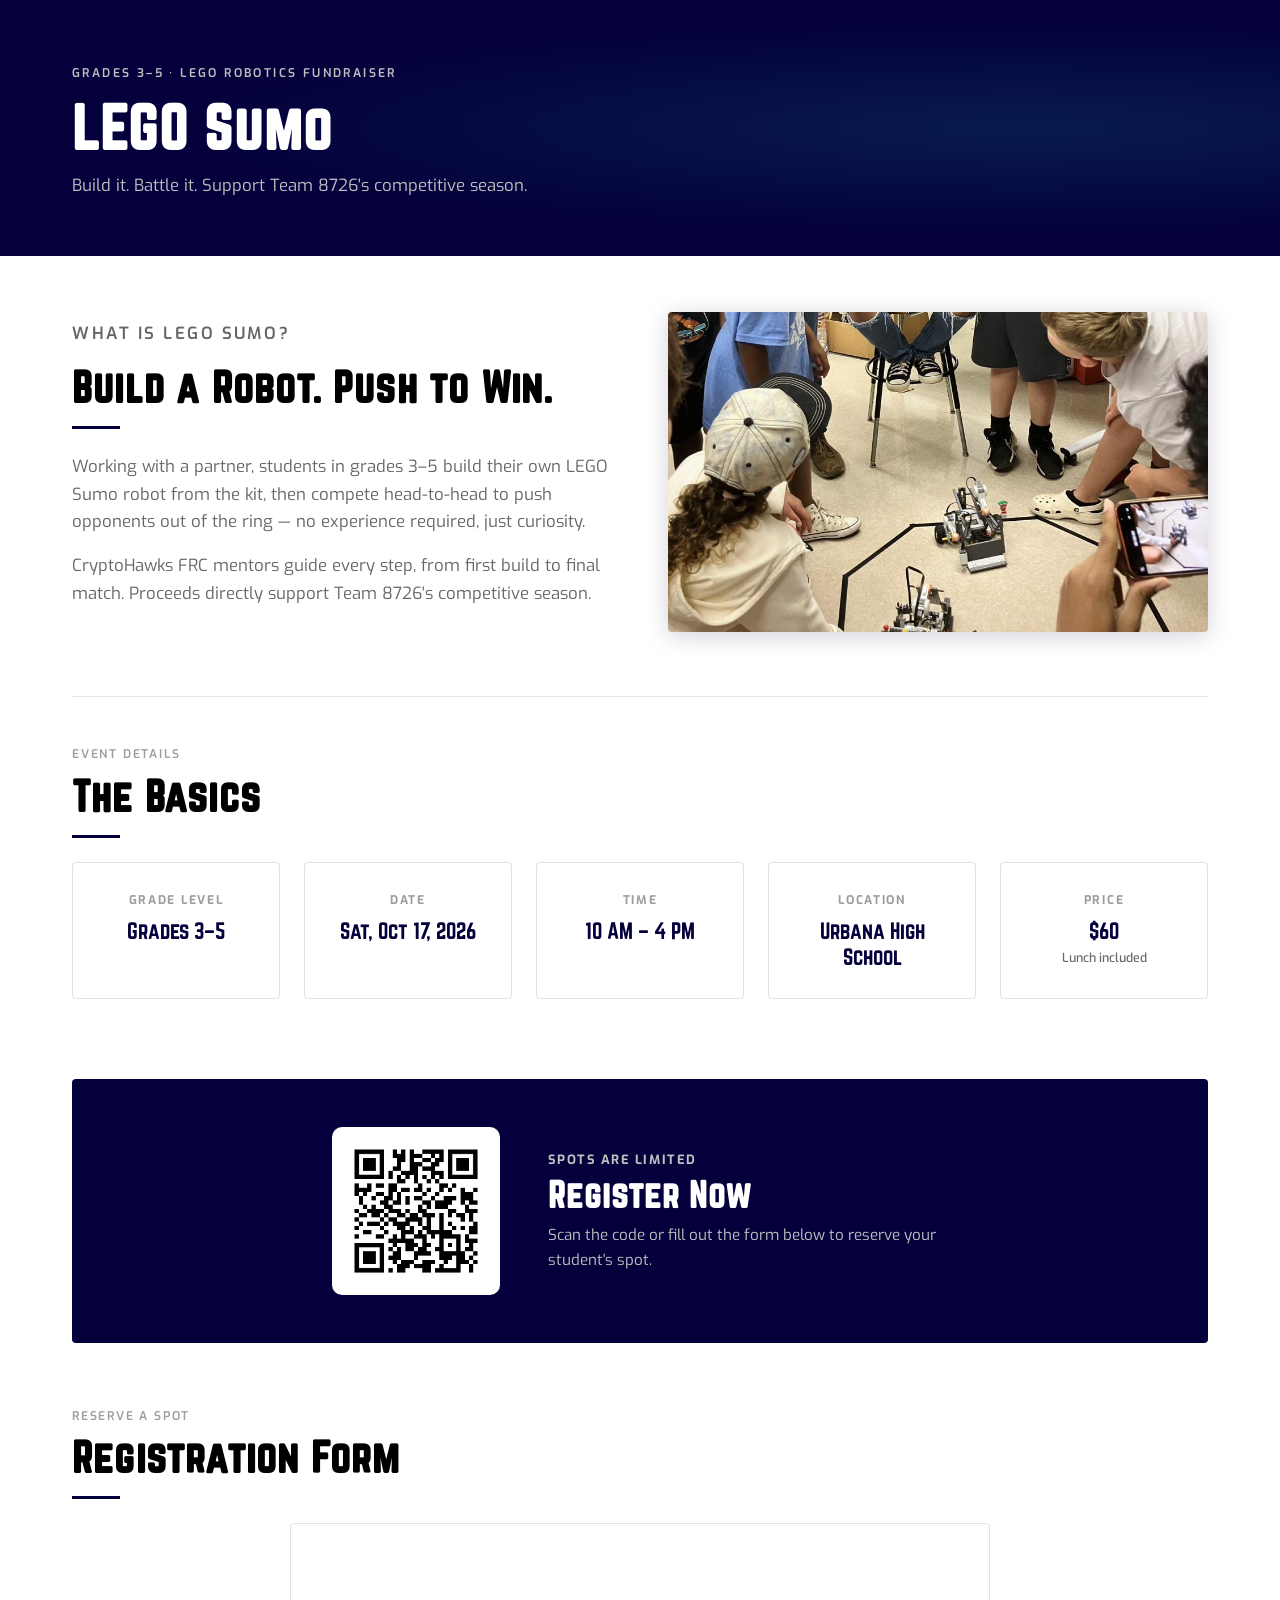
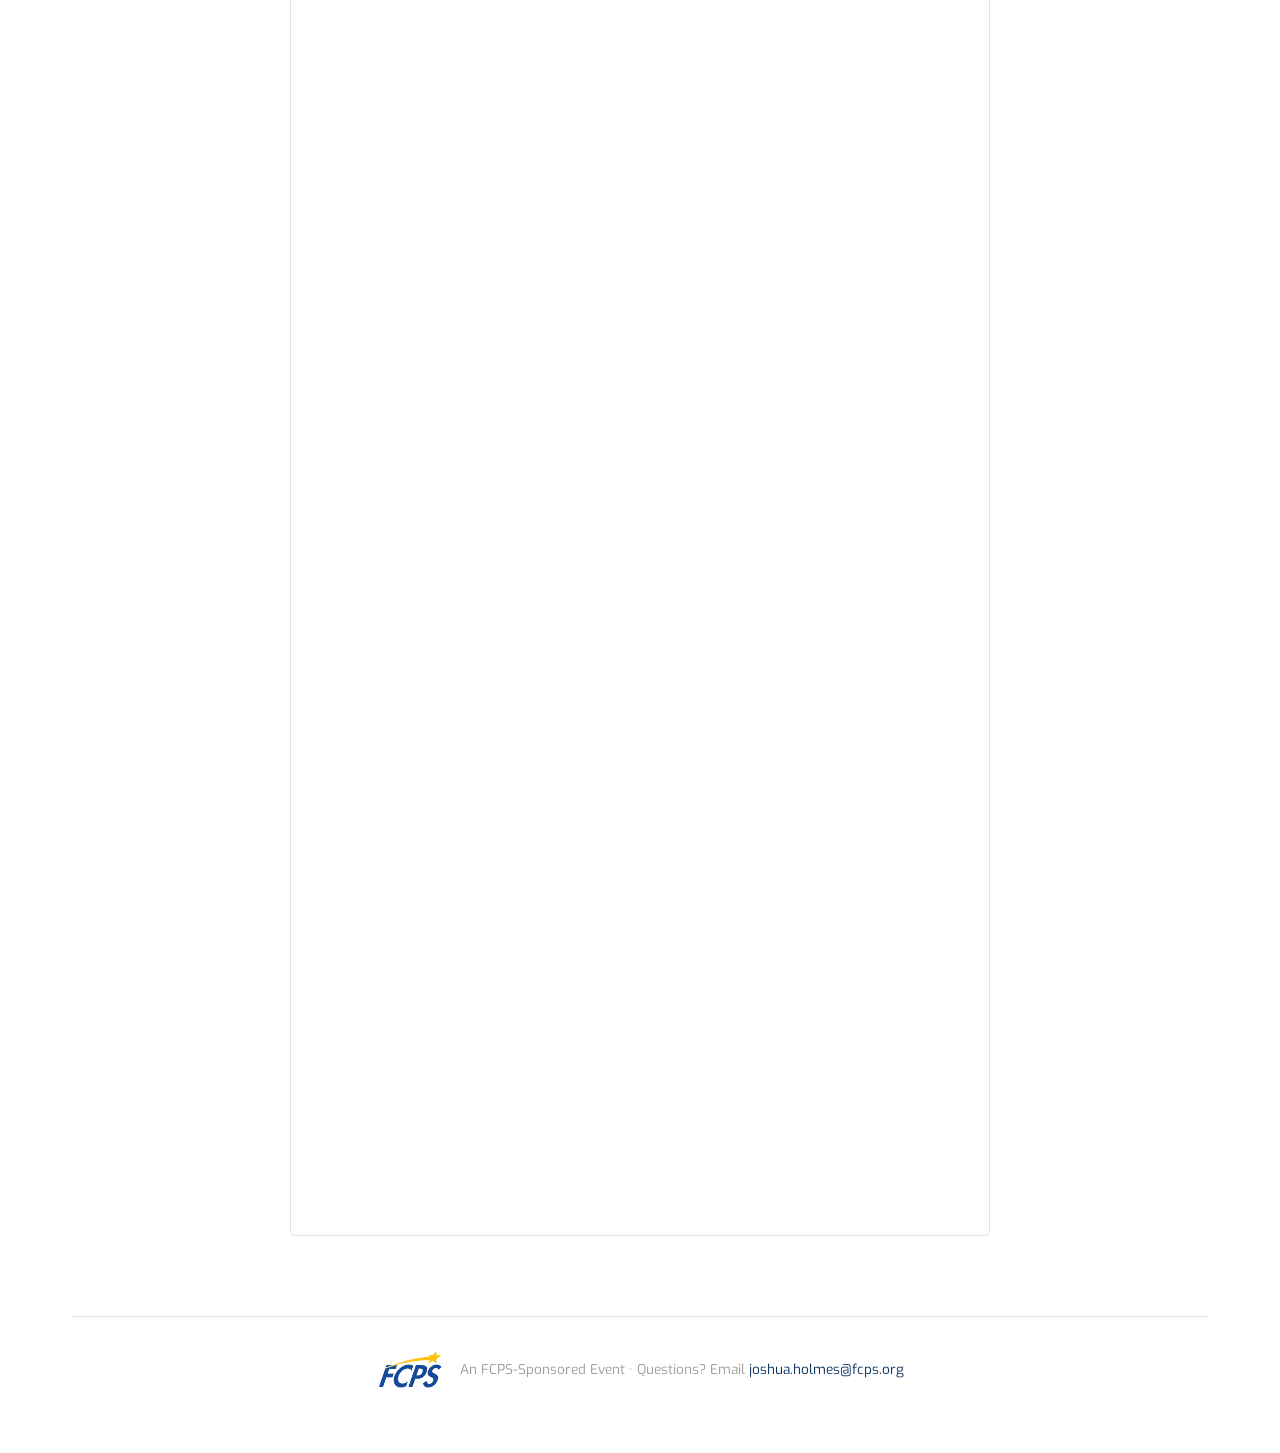
<file: html/lego.html>
<!DOCTYPE html>
<!-- ================================================================
     LEGO SUMO FUNDRAISER PAGE  (frc8726.org/lego)
     ----------------------------------------------------------------
     One-time event page. It is NOT in the menu but stays online because
     printed flyers have a QR code that points here. Do not delete or rename.
     Styles shared with xrp.html are in assets/style.css (bottom section).

     HOW THIS PAGE IS BUILT
       <head>       Page title, link-preview info, and the styles for this page.
       <style>      Styles used ONLY on this page. Site-wide styles (colors,
                    fonts, header, footer, buttons, cards) are in assets/style.css.
       Header/footer  Shared by every page. Edit partials/header.html and
                    partials/footer.html, not this file.
       <main>       The page content, split into sections marked with ══ lines.

     Preview your changes: see "Previewing" in README.md.
     ================================================================ -->
<html lang="en">
<head>
  <meta charset="UTF-8" />
  <meta name="viewport" content="width=device-width, initial-scale=1.0" />
  <!-- Page title: shows in the browser tab and Google results. -->
  <title>LEGO Sumo — CryptoHawks Fundraiser | CryptoHawks FRC 8726</title>
  <meta name="description" content="LEGO Sumo: CryptoHawks FRC 8726's LEGO robotics fundraiser for grades 3-5. Build and battle your own LEGO Sumo robot — Sat, Oct 17, 2026 at Urbana High School." />
  <!-- Link preview: what people see when this page is shared in a text,
       Discord, Instagram, etc. Keep og:title/og:description matching above. -->
  <meta property="og:type" content="website" />
  <meta property="og:site_name" content="CryptoHawks FRC 8726" />
  <meta property="og:title" content="LEGO Sumo — CryptoHawks Fundraiser | CryptoHawks FRC 8726" />
  <meta property="og:description" content="LEGO Sumo: CryptoHawks FRC 8726&#x27;s LEGO robotics fundraiser for grades 3-5. Build and battle your own LEGO Sumo robot — Sat, Oct 17, 2026 at Urbana High School." />
  <meta property="og:url" content="https://frc8726.org/lego" />
  <meta property="og:image" content="https://frc8726.org/assets/images/fundraisers/lego-sumo-hero.jpg" />
  <meta property="og:image:alt" content="LEGO Sumo robotics camp" />
  <meta name="twitter:card" content="summary_large_image" />
  <!-- Site-wide styles (shared by every page) -->
  <link rel="stylesheet" href="assets/style.css" />
  <link rel="icon" href="assets/images/hawk-logo.png" type="image/png" />

  <!-- Styles for THIS page only -->
  <style>
    /* ── Intro ── */
    .fundraiser-hero-photo {
      border-radius: var(--radius);
      overflow: hidden;
      box-shadow: var(--shadow);
    }

    .fundraiser-hero-photo img {
      width: 100%;
      height: 320px;
      object-fit: cover;
      display: block;
    }

    /* ── Registration form ── */
    .form-wrap {
      background: var(--white);
      border: 1px solid #e2e2ea;
      border-radius: var(--radius);
      overflow: hidden;
      max-width: 700px;
      margin: 1.5rem auto 0;
    }

    .form-wrap iframe {
      width: 100%;
      min-height: 1311px;
      border: none;
      display: block;
    }

    @media (max-width: 860px) {
      .fundraiser-hero-grid {
        grid-template-columns: 1fr;
        gap: 2rem;
      }

      .details-grid {
        grid-template-columns: repeat(3, 1fr);
      }

      .fundraiser-hero-photo img {
        height: 240px;
      }

      .register-band {
        flex-direction: column;
        text-align: center;
        padding: 2.5rem 1.5rem;
      }

      .register-band__text {
        text-align: center;
      }

      .fcps-note {
        flex-direction: column;
        text-align: center;
      }
    }

    @media (max-width: 500px) {
      .details-grid {
        grid-template-columns: 1fr;
      }
    }
  </style>
</head>
<body>

  <!-- ══ HEADER ══════════════════════════════════════════ -->
  <!-- Shared header (logo + menu). To change it, edit partials/header.html -->
  <!--#include virtual="/partials/header.html" -->

  <!-- ══ PAGE HERO ════════════════════════════════════════ -->
  <section class="page-hero">
    <div class="container">
      <p class="page-hero__label">Grades 3&ndash;5 · LEGO Robotics Fundraiser</p>
      <h1 class="page-hero__title">LEGO Sumo</h1>
      <p class="page-hero__sub">Build it. Battle it. Support Team 8726's competitive season.</p>
    </div>
  </section>

  <main>
    <div class="container">

      <!-- ── Intro ── -->
      <div class="fundraiser-hero-band">
        <div class="fundraiser-hero-grid">

          <div class="fundraiser-hero-text">
            <p class="section-label">What is LEGO Sumo?</p>
            <h2>Build a Robot. Push to Win.</h2>
            <hr class="divider" />
            <p>
              Working with a partner, students in grades 3&ndash;5 build their own
              LEGO Sumo robot from the kit, then compete head-to-head to push
              opponents out of the ring &mdash; no experience required, just
              curiosity.
            </p>
            <p>
              CryptoHawks FRC mentors guide every step, from first build to
              final match. Proceeds directly support Team 8726's competitive season.
            </p>
          </div>

          <div class="fundraiser-hero-photo">
            <img loading="lazy" decoding="async"
              src="assets/images/fundraisers/lego-sumo-hero.jpg"
              alt="Students competing in a LEGO Sumo match"
            />
          </div>

        </div>
      </div>

      <!-- ══ EVENT DETAILS ══════════════════════════════════ -->
      <div class="details-section">
        <p class="section-label">Event details</p>
        <h2>The Basics</h2>
        <hr class="divider" />

        <div class="details-grid">
          <div class="details-card">
            <p class="details-card__label">Grade Level</p>
            <p class="details-card__value">Grades 3&ndash;5</p>
          </div>
          <div class="details-card">
            <p class="details-card__label">Date</p>
            <p class="details-card__value">Sat, Oct 17, 2026</p>
          </div>
          <div class="details-card">
            <p class="details-card__label">Time</p>
            <p class="details-card__value">10 AM &ndash; 4 PM</p>
          </div>
          <div class="details-card">
            <p class="details-card__label">Location</p>
            <p class="details-card__value">Urbana High School</p>
          </div>
          <div class="details-card">
            <p class="details-card__label">Price</p>
            <p class="details-card__value">$60</p>
            <span class="details-card__note">Lunch included</span>
          </div>
        </div>
      </div>

      <!-- ══ REGISTER / QR ══════════════════════════════════ -->
      <div class="register-band">
        <div class="register-band__qr">
          <img src="assets/images/fundraisers/lego-registration-qr.png" alt="Scan to register for LEGO Sumo" />
        </div>
        <div class="register-band__text">
          <p class="register-band__kicker">Spots are limited</p>
          <h3 class="register-band__headline">Register Now</h3>
          <p class="register-band__note">Scan the code or fill out the form below to reserve your student's spot.</p>
        </div>
      </div>

      <!-- ══ REGISTRATION FORM ══════════════════════════════ -->
      <div class="form-section">
        <p class="section-label">Reserve a spot</p>
        <h2>Registration Form</h2>
        <hr class="divider" />

        <div class="form-wrap">
          <iframe
            src="https://docs.google.com/forms/d/e/1FAIpQLSf_MA8TpMNxoMf942EN28YSQvNYjzjtLjfIwKxJ1xMoC0Fi8w/viewform?embedded=true"
            width="640"
            height="1311"
            frameborder="0"
            marginheight="0"
            marginwidth="0">
            Loading…
          </iframe>
        </div>
      </div>

      <!-- ── FCPS sponsor note ── -->
      <div class="fcps-note">
        <img loading="lazy" decoding="async" src="assets/images/fundraisers/fcps-logo.png" alt="Frederick County Public Schools" />
        <p>An FCPS&#8209;Sponsored Event &middot; Questions? Email <a href="mailto:joshua.holmes@fcps.org">joshua.holmes@fcps.org</a></p>
      </div>

    </div>
  </main>

  <!-- ══ FOOTER ═══════════════════════════════════════════ -->
  <!-- Shared footer. To change it, edit partials/footer.html -->
  <!--#include virtual="/partials/footer.html" -->


</body>
</html>
</file>
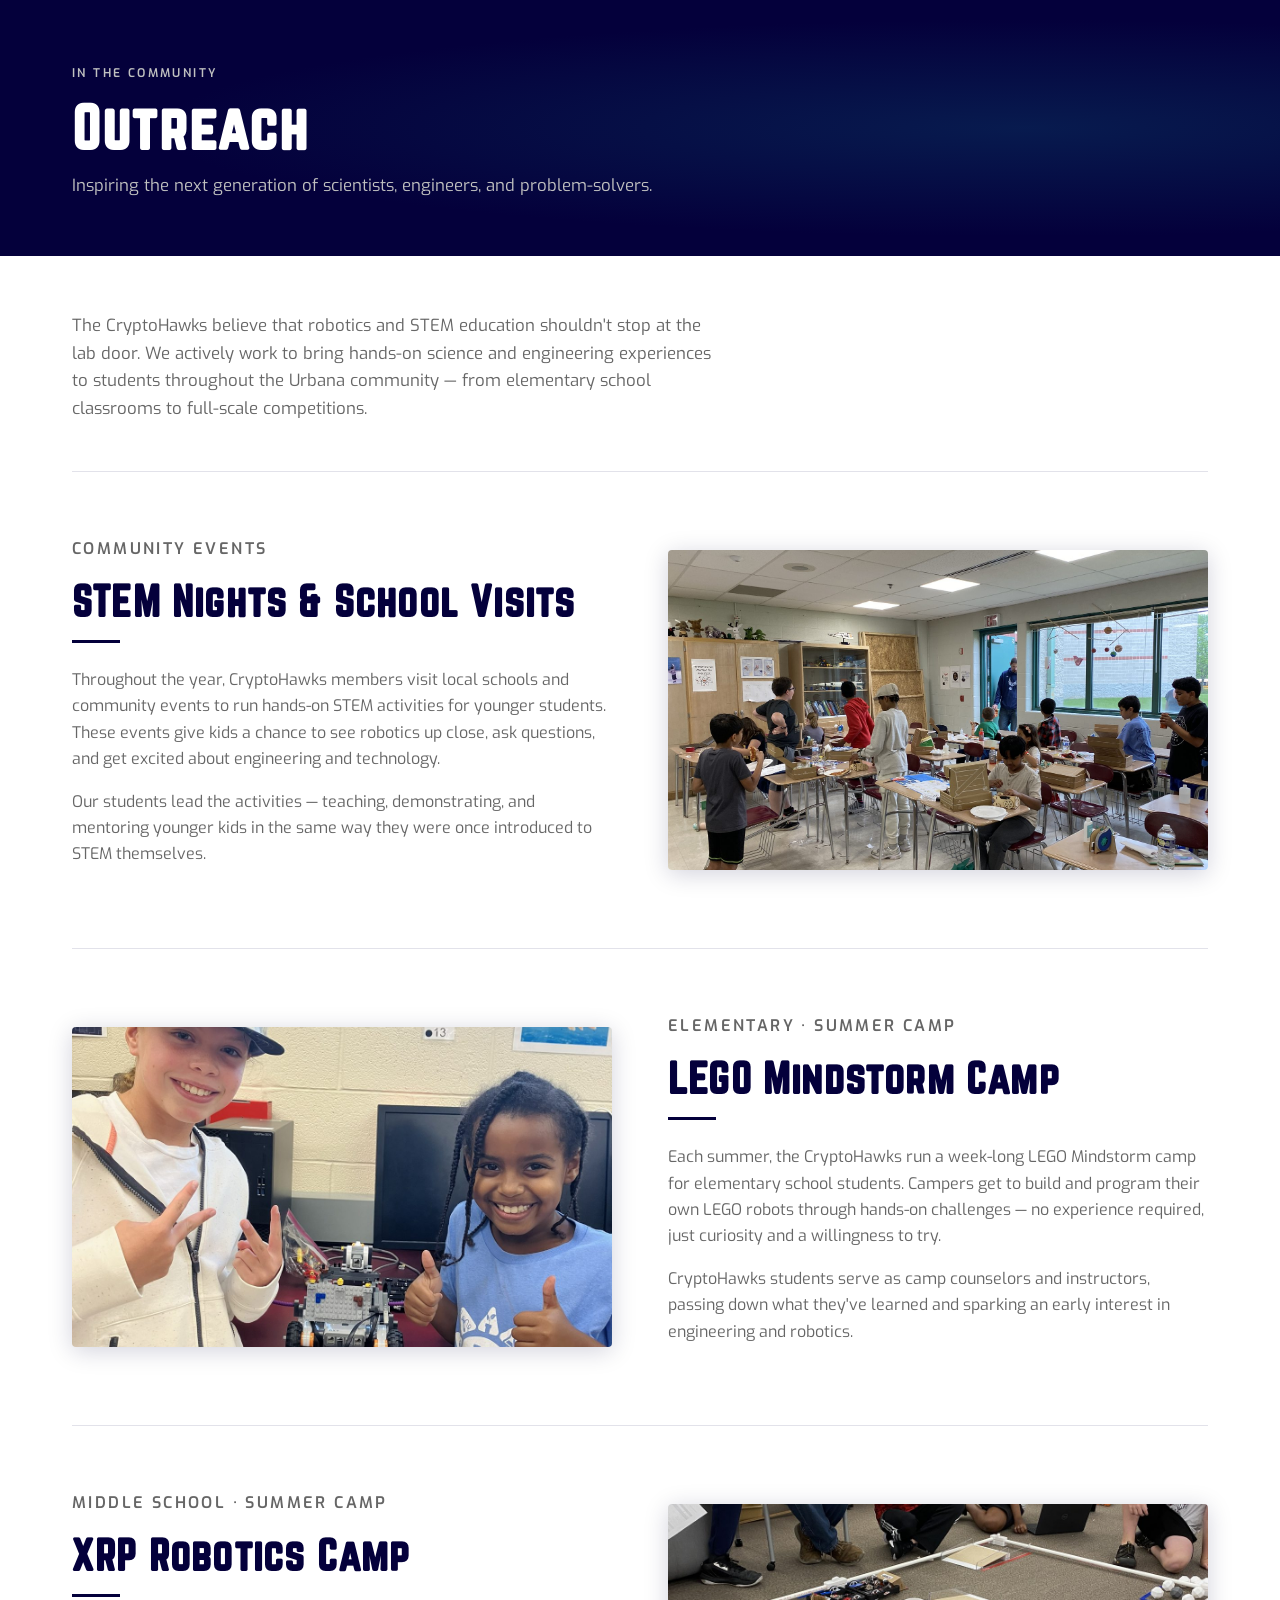
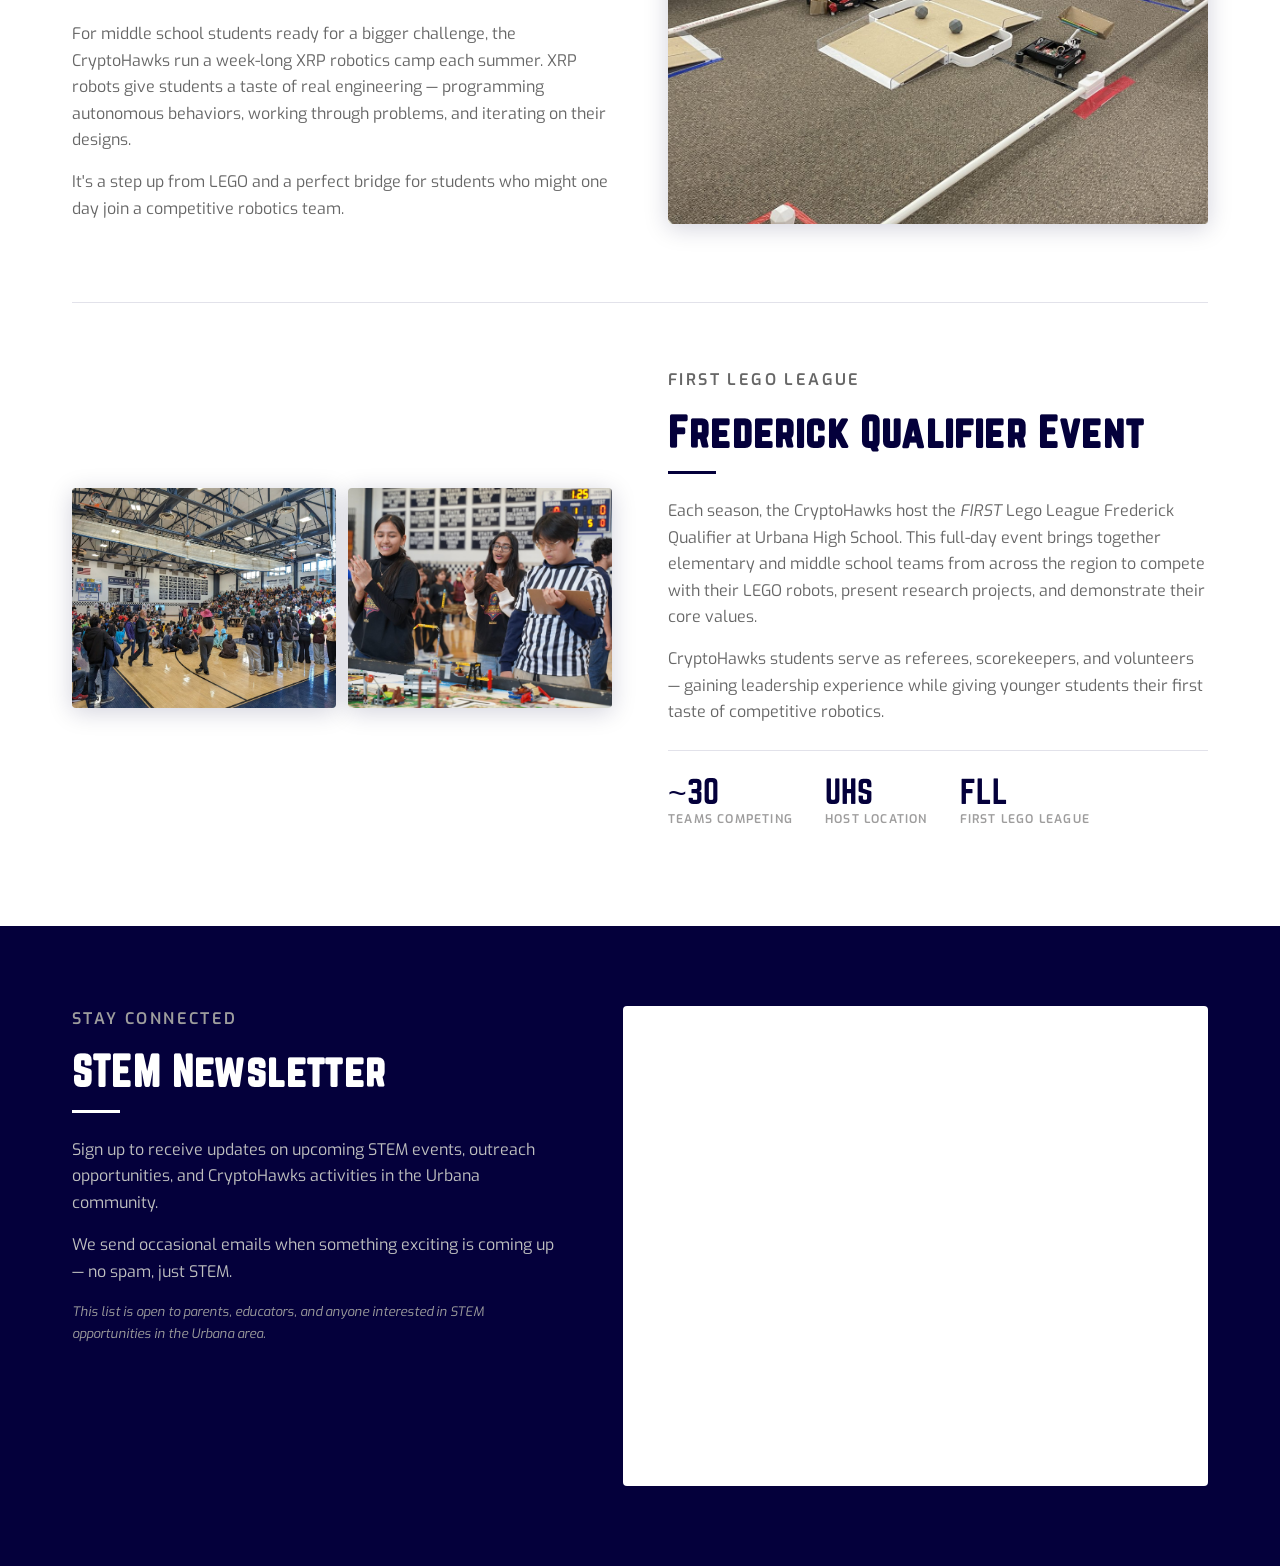
<file: html/outreach.html>
<!DOCTYPE html>
<!-- ================================================================
     OUTREACH PAGE  (frc8726.org/outreach)
     ----------------------------------------------------------------
     One section per outreach program (STEM Nights, LEGO, XRP, FLL...).
     To add a program: copy a whole section from its ══ marker to the next.
     The newsletter signup at the bottom is an embedded Google Form.

     HOW THIS PAGE IS BUILT
       <head>       Page title, link-preview info, and the styles for this page.
       <style>      Styles used ONLY on this page. Site-wide styles (colors,
                    fonts, header, footer, buttons, cards) are in assets/style.css.
       Header/footer  Shared by every page. Edit partials/header.html and
                    partials/footer.html, not this file.
       <main>       The page content, split into sections marked with ══ lines.

     Preview your changes: see "Previewing" in README.md.
     ================================================================ -->
<html lang="en">
<head>
  <meta charset="UTF-8" />
  <meta name="viewport" content="width=device-width, initial-scale=1.0" />
  <!-- Page title: shows in the browser tab and Google results. -->
  <title>Outreach | CryptoHawks FRC 8726</title>
  <meta name="description" content="CryptoHawks FRC 8726 community outreach — STEM nights, summer camps, and the Frederick FLL Qualifier." />
  <!-- Link preview: what people see when this page is shared in a text,
       Discord, Instagram, etc. Keep og:title/og:description matching above. -->
  <meta property="og:type" content="website" />
  <meta property="og:site_name" content="CryptoHawks FRC 8726" />
  <meta property="og:title" content="Outreach | CryptoHawks FRC 8726" />
  <meta property="og:description" content="CryptoHawks FRC 8726 community outreach — STEM nights, summer camps, and the Frederick FLL Qualifier." />
  <meta property="og:url" content="https://frc8726.org/outreach" />
  <meta property="og:image" content="https://frc8726.org/assets/images/og-image.jpg" />
  <meta property="og:image:alt" content="CryptoHawks students holding up 8726 signs" />
  <meta name="twitter:card" content="summary_large_image" />
  <!-- Site-wide styles (shared by every page) -->
  <link rel="stylesheet" href="assets/style.css" />
  <link rel="icon" href="assets/images/hawk-logo.png" type="image/png" />

  <!-- Styles for THIS page only -->
  <style>
    /* ── Intro ── */
    .outreach-intro {
      padding: 3.5rem 0 3rem;
      max-width: 65ch;
    }

    .outreach-intro p {
      font-size: 1.05rem;
      color: var(--dark-gray);
    }

    /* ── Event sections ── */
    .event-section {
      padding: 4rem 0;
      border-top: 1px solid #e2e2ea;
    }

    .event-grid {
      display: grid;
      grid-template-columns: 1fr 1fr;
      gap: 3.5rem;
      align-items: center;
    }

    .event-grid--reverse .event-text { order: 2; }
    .event-grid--reverse .event-photo { order: 1; }

    /* Text side */
    .event-text h2 {
      color: var(--urbana-blue);
      margin-bottom: 0.75rem;
    }

    .event-text p {
      color: var(--dark-gray);
      margin-bottom: 1rem;
      font-size: 1rem;
      max-width: none;
    }

    .outreach-intro p {
      max-width: none;
    }

    /* Photo side */
    .event-photo {
      border-radius: var(--radius);
      overflow: hidden;
      box-shadow: var(--shadow);
    }

    .event-photo img {
      width: 100%;
      height: 320px;
      object-fit: cover;
      display: block;
    }

    /* FLL gets two photos */
    .event-photo-pair {
      display: grid;
      grid-template-columns: 1fr 1fr;
      gap: 0.75rem;
    }

    .event-photo-pair .event-photo img {
      height: 220px;
    }

    /* ── Stat strip for FLL ── */
    .fll-stats {
      display: flex;
      gap: 2rem;
      margin-top: 1.5rem;
      padding-top: 1.5rem;
      border-top: 1px solid #e2e2ea;
    }

    .fll-stat {
      display: flex;
      flex-direction: column;
      gap: 0.2rem;
    }

    .fll-stat__number {
      font-family: var(--font-title);
      font-size: 2rem;
      color: var(--urbana-blue);
      line-height: 1;
    }

    .fll-stat__label {
      font-family: var(--font-body);
      font-size: 0.75rem;
      font-weight: 600;
      letter-spacing: 0.1em;
      text-transform: uppercase;
      color: var(--urbana-gray);
    }

    /* ── Newsletter signup ── */
    .newsletter-section {
      background: var(--urbana-blue);
      padding: 5rem 0;
      margin-top: 2rem;
    }

    .newsletter-inner {
      display: grid;
      grid-template-columns: 1fr 1.2fr;
      gap: 4rem;
      align-items: start;
    }

    .newsletter-text h2 {
      color: var(--white);
      margin-bottom: 0.75rem;
    }

    .newsletter-text p {
      color: var(--light-gray);
      font-size: 1rem;
      margin-bottom: 1rem;
    }

    .newsletter-text .newsletter-note {
      font-size: 0.82rem;
      color: var(--urbana-gray);
      font-style: italic;
    }

    .newsletter-form-wrap {
      background: var(--white);
      border-radius: var(--radius);
      overflow: hidden;
    }

    .newsletter-form-wrap iframe {
      width: 100%;
      height: 480px;
      border: none;
      display: block;
    }

    @media (max-width: 860px) {
      .event-grid,
      .event-grid--reverse {
        grid-template-columns: 1fr;
        gap: 2rem;
      }

      .event-grid--reverse .event-text,
      .event-grid--reverse .event-photo {
        order: unset;
      }

      .newsletter-inner {
        grid-template-columns: 1fr;
        gap: 2rem;
      }

      .event-photo img {
        height: 240px;
      }

      .event-photo-pair .event-photo img {
        height: 160px;
      }
    }

    @media (max-width: 600px) {
      .event-photo-pair {
        grid-template-columns: 1fr;
      }

      .fll-stats {
        flex-wrap: wrap;
        gap: 1.25rem;
      }
    }
  </style>
</head>
<body>

  <!-- ══ HEADER ══════════════════════════════════════════ -->
  <!-- Shared header (logo + menu). To change it, edit partials/header.html -->
  <!--#include virtual="/partials/header.html" -->

  <!-- ══ PAGE HERO ════════════════════════════════════════ -->
  <section class="page-hero">
    <div class="container">
      <p class="page-hero__label">In the community</p>
      <h1 class="page-hero__title">Outreach</h1>
      <p class="page-hero__sub">Inspiring the next generation of scientists, engineers, and problem-solvers.</p>
    </div>
  </section>

  <main>
    <div class="container">

      <!-- ── Intro ── -->
      <div class="outreach-intro">
        <p>
          The CryptoHawks believe that robotics and STEM education shouldn't stop 
          at the lab door. We actively work to bring hands-on science and engineering 
          experiences to students throughout the Urbana community — from elementary 
          school classrooms to full-scale competitions.
        </p>
      </div>

      <!-- ══ STEM NIGHTS ════════════════════════════════════ -->
      <div class="event-section">
        <div class="event-grid">

          <div class="event-text">
            <p class="section-label">Community Events</p>
            <h2>STEM Nights &amp; School Visits</h2>
            <hr class="divider" />
            <p>
              Throughout the year, CryptoHawks members visit local schools and 
              community events to run hands-on STEM activities for younger students. 
              These events give kids a chance to see robotics up close, ask questions, 
              and get excited about engineering and technology.
            </p>
            <p>
              Our students lead the activities — teaching, demonstrating, and mentoring 
              younger kids in the same way they were once introduced to STEM themselves.
            </p>
          </div>

          <div class="event-photo">
            <img loading="lazy" decoding="async"
              src="assets/images/outreach/STEM_Night.JPG"
              alt="CryptoHawks students running a STEM night activity"
            />
          </div>

        </div>
      </div>

      <!-- ══ LEGO MINDSTORM ════════════════════════════════ -->
      <div class="event-section">
        <div class="event-grid event-grid--reverse">

          <div class="event-text">
            <p class="section-label">Elementary · Summer Camp</p>
            <h2>LEGO Mindstorm Camp</h2>
            <hr class="divider" />
            <p>
              Each summer, the CryptoHawks run a week-long LEGO Mindstorm camp 
              for elementary school students. Campers get to build and program 
              their own LEGO robots through hands-on challenges — no experience 
              required, just curiosity and a willingness to try.
            </p>
            <p>
              CryptoHawks students serve as camp counselors and instructors, 
              passing down what they've learned and sparking an early interest 
              in engineering and robotics.
            </p>
          </div>

          <div class="event-photo">
            <img loading="lazy" decoding="async"
              src="assets/images/outreach/thumbs.jpg"
              alt="Elementary students showing off their LEGO Mindstorm robot"
            />
          </div>

        </div>
      </div>

      <!-- ══ XRP ROBOTICS ══════════════════════════════════ -->
      <div class="event-section">
        <div class="event-grid">

          <div class="event-text">
            <p class="section-label">Middle School · Summer Camp</p>
            <h2>XRP Robotics Camp</h2>
            <hr class="divider" />
            <p>
              For middle school students ready for a bigger challenge, the 
              CryptoHawks run a week-long XRP robotics camp each summer. 
              XRP robots give students a taste of real engineering — programming 
              autonomous behaviors, working through problems, and iterating 
              on their designs.
            </p>
            <p>
              It's a step up from LEGO and a perfect bridge for students 
              who might one day join a competitive robotics team.
            </p>
          </div>

          <div class="event-photo">
            <img loading="lazy" decoding="async"
              src="assets/images/outreach/XRP.JPG"
              alt="Middle school students working with XRP robots"
            />
          </div>

        </div>
      </div>

      <!-- ══ FLL TOURNAMENT ════════════════════════════════ -->
      <div class="event-section">
        <div class="event-grid event-grid--reverse">

          <div class="event-text">
            <p class="section-label">FIRST Lego League</p>
            <h2>Frederick Qualifier Event</h2>
            <hr class="divider" />
            <p>
              Each season, the CryptoHawks host the <em>FIRST</em> Lego League 
              Frederick Qualifier at Urbana High School. This full-day event brings 
              together elementary and middle school teams from across the region to 
              compete with their LEGO robots, present research projects, and 
              demonstrate their core values.
            </p>
            <p>
              CryptoHawks students serve as referees, scorekeepers, and volunteers — 
              gaining leadership experience while giving younger students their first 
              taste of competitive robotics.
            </p>

            <div class="fll-stats">
              <div class="fll-stat">
                <span class="fll-stat__number">~30</span>
                <span class="fll-stat__label">Teams Competing</span>
              </div>
              <div class="fll-stat">
                <span class="fll-stat__number">UHS</span>
                <span class="fll-stat__label">Host Location</span>
              </div>
              <div class="fll-stat">
                <span class="fll-stat__number">FLL</span>
                <span class="fll-stat__label">FIRST Lego League</span>
              </div>
            </div>
          </div>

          <div class="event-photo-pair">
            <div class="event-photo">
              <img loading="lazy" decoding="async"
                src="assets/images/outreach/FLL_Big.jpg"
                alt="Frederick FLL Qualifier event at Urbana High School gymnasium"
              />
            </div>
            <div class="event-photo">
              <img loading="lazy" decoding="async"
                src="assets/images/outreach/FLL_Close.JPG"
                alt="Students competing at the Frederick FLL Qualifier"
              />
            </div>
          </div>

        </div>
      </div>

    </div><!-- /.container -->

    <!-- ══ NEWSLETTER SIGNUP ═════════════════════════════ -->
    <section class="newsletter-section">
      <div class="container">
        <div class="newsletter-inner">

          <div class="newsletter-text">
            <p class="section-label" style="color:var(--urbana-gray);">Stay connected</p>
            <h2>STEM Newsletter</h2>
            <hr class="divider divider--white" />
            <p>
              Sign up to receive updates on upcoming STEM events, outreach 
              opportunities, and CryptoHawks activities in the Urbana community.
            </p>
            <p>
              We send occasional emails when something exciting is coming up — 
              no spam, just STEM.
            </p>
            <p class="newsletter-note">
              This list is open to parents, educators, and anyone interested 
              in STEM opportunities in the Urbana area.
            </p>
          </div>

          <div class="newsletter-form-wrap">
            <iframe
              src="https://docs.google.com/forms/d/e/1FAIpQLSdU0rFV0qJV61QlejBXwHa9nR6ovSZSjldpkJHOmr9viC3Cnw/viewform?embedded=true"
              frameborder="0"
              marginheight="0"
              marginwidth="0">
              Loading…
            </iframe>
          </div>

        </div>
      </div>
    </section>

  </main>

  <!-- ══ FOOTER ═══════════════════════════════════════════ -->
  <!-- Shared footer. To change it, edit partials/footer.html -->
  <!--#include virtual="/partials/footer.html" -->


</body>
</html>
</file>
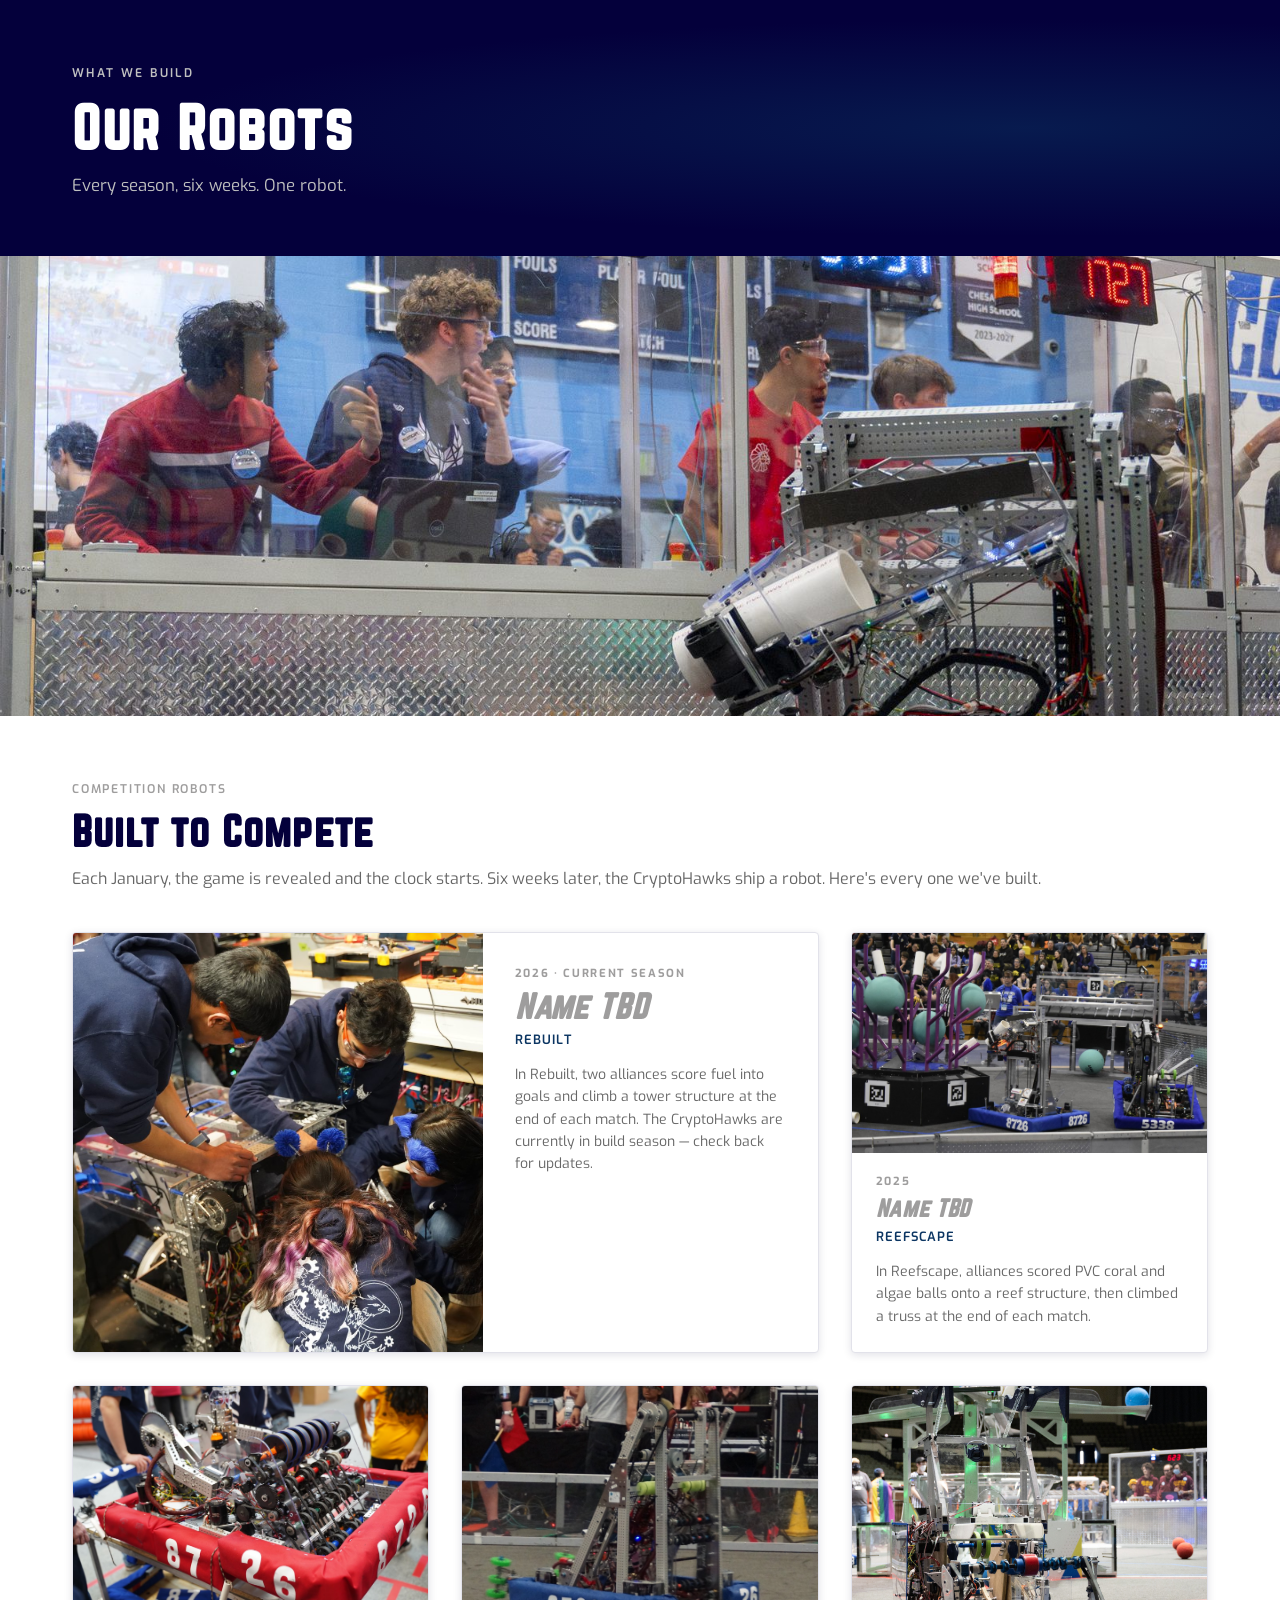
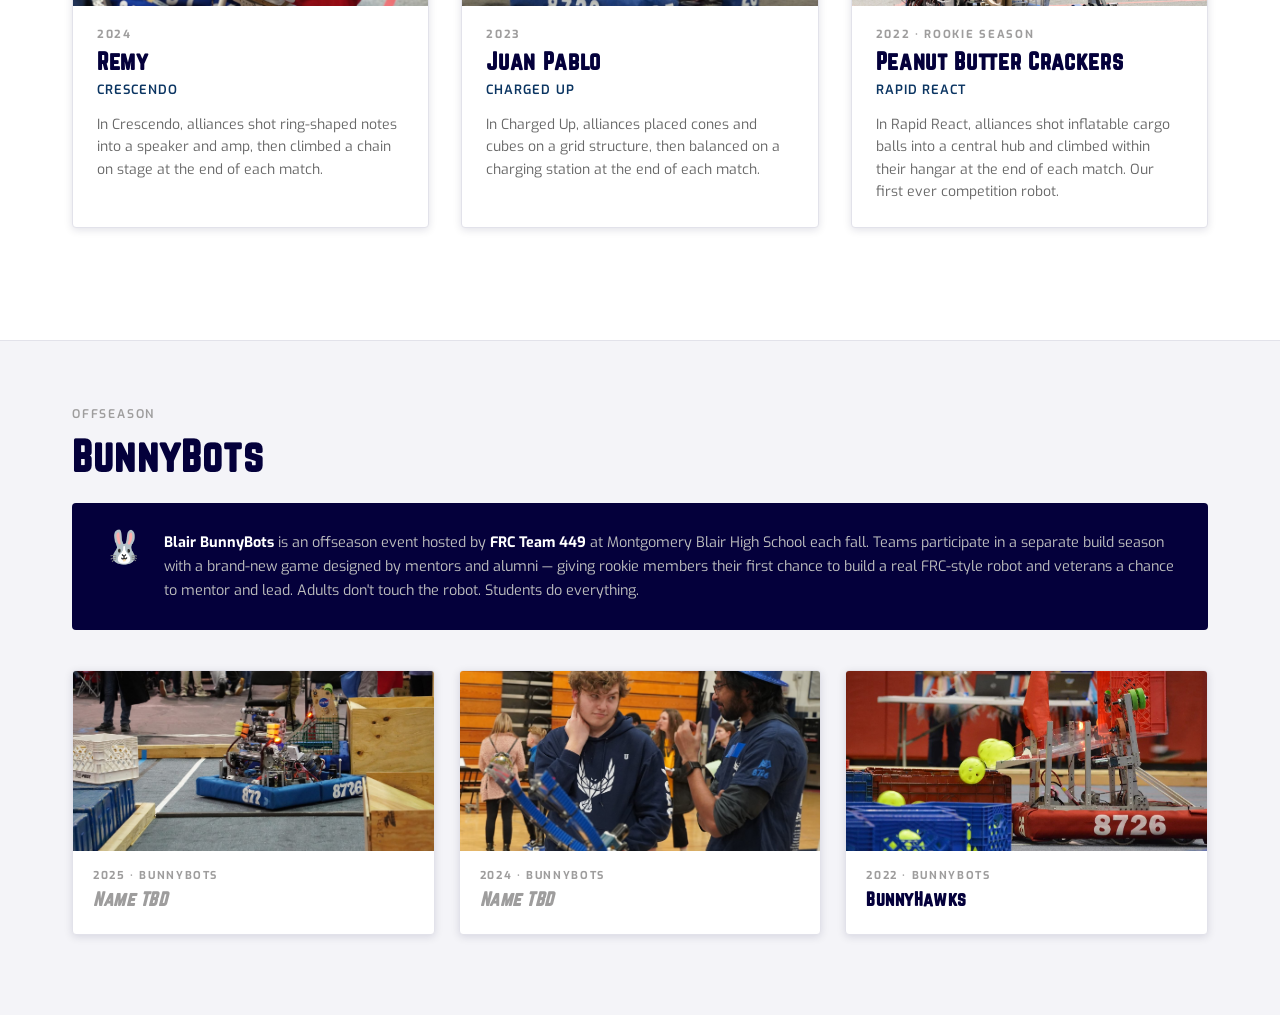
<file: html/robots.html>
<!DOCTYPE html>
<!-- ================================================================
     ROBOTS PAGE  (frc8726.org/robots)
     ----------------------------------------------------------------
     Each robot is one <div class="robot-card"> ... </div> block.
     New season: copy the newest card, paste it ABOVE it, change year/name/
     game/description/photo. Move "robot-card--featured" (the big card) to
     the new one. Photos go in assets/images/robots/ (resize to about 1600px
     wide and remove location data first; ask a mentor if unsure).

     HOW THIS PAGE IS BUILT
       <head>       Page title, link-preview info, and the styles for this page.
       <style>      Styles used ONLY on this page. Site-wide styles (colors,
                    fonts, header, footer, buttons, cards) are in assets/style.css.
       Header/footer  Shared by every page. Edit partials/header.html and
                    partials/footer.html, not this file.
       <main>       The page content, split into sections marked with ══ lines.

     Preview your changes: see "Previewing" in README.md.
     ================================================================ -->
<html lang="en">
<head>
  <meta charset="UTF-8" />
  <meta name="viewport" content="width=device-width, initial-scale=1.0" />
  <!-- Page title: shows in the browser tab and Google results. -->
  <title>Robots | CryptoHawks FRC 8726</title>
  <meta name="description" content="Every robot the CryptoHawks have built — from Peanut Butter Crackers to today." />
  <!-- Link preview: what people see when this page is shared in a text,
       Discord, Instagram, etc. Keep og:title/og:description matching above. -->
  <meta property="og:type" content="website" />
  <meta property="og:site_name" content="CryptoHawks FRC 8726" />
  <meta property="og:title" content="Robots | CryptoHawks FRC 8726" />
  <meta property="og:description" content="Every robot the CryptoHawks have built — from Peanut Butter Crackers to today." />
  <meta property="og:url" content="https://frc8726.org/robots" />
  <meta property="og:image" content="https://frc8726.org/assets/images/og-image.jpg" />
  <meta property="og:image:alt" content="CryptoHawks students holding up 8726 signs" />
  <meta name="twitter:card" content="summary_large_image" />
  <!-- Site-wide styles (shared by every page) -->
  <link rel="stylesheet" href="assets/style.css" />
  <link rel="icon" href="assets/images/hawk-logo.png" type="image/png" />

  <!-- Styles for THIS page only -->
  <style>
    /* ── Hero banner ── */
    .robots-banner {
      width: 100%;
      max-height: 460px;
      object-fit: cover;
      object-position: center 40%;
      display: block;
    }

    /* ── Section headings ── */
    .robots-section {
      padding: 4rem 0 2rem;
    }

    .robots-section__intro {
      max-width: 60ch;
      color: var(--dark-gray);
      font-size: 1rem;
      margin-top: 0.75rem;
      max-width: none;
    }

    /* ── Robot cards grid ── */
    .robot-grid {
      display: grid;
      grid-template-columns: repeat(3, 1fr);
      gap: 2rem;
      margin-top: 2.5rem;
      padding-bottom: 5rem;
    }

    .robot-card {
      background: var(--white);
      border: 1px solid #e2e2ea;
      border-radius: var(--radius);
      overflow: hidden;
      box-shadow: var(--shadow-sm);
      transition: box-shadow var(--transition), transform var(--transition);
      display: flex;
      flex-direction: column;
    }

    .robot-card:hover {
      box-shadow: var(--shadow);
      transform: translateY(-3px);
    }

    /* Featured card (current season) spans 2 columns */
    .robot-card--featured {
      grid-column: span 2;
      flex-direction: row;
    }

    .robot-card--featured .robot-card__photo {
      width: 55%;
      flex-shrink: 0;
    }

    .robot-card--featured .robot-card__photo img {
      height: 100%;
      min-height: 300px;
    }

    .robot-card--featured .robot-card__body {
      padding: 2rem;
      display: flex;
      flex-direction: column;
      justify-content: center;
    }

    .robot-card--featured .robot-card__name {
      font-size: 2rem;
    }

    /* Photo */
    .robot-card__photo {
      overflow: hidden;
      background: #f4f4f8;
    }

    .robot-card__photo img {
      width: 100%;
      height: 220px;
      object-fit: cover;
      display: block;
      transition: transform 0.4s ease;
    }

    .robot-card:hover .robot-card__photo img {
      transform: scale(1.03);
    }

    /* Body */
    .robot-card__body {
      padding: 1.25rem 1.5rem 1.5rem;
      flex: 1;
      display: flex;
      flex-direction: column;
    }

    .robot-card__year {
      font-size: 0.7rem;
      font-weight: 700;
      letter-spacing: 0.15em;
      text-transform: uppercase;
      color: var(--urbana-gray);
      font-family: var(--font-body);
      margin-bottom: 0.3rem;
    }

    .robot-card__name {
      font-family: var(--font-title);
      font-size: 1.4rem;
      color: var(--urbana-blue);
      letter-spacing: 0.03em;
      margin-bottom: 0.25rem;
    }

    .robot-card__name--tbd {
      color: var(--urbana-gray);
      font-style: italic;
    }

    .robot-card__game {
      font-family: var(--font-body);
      font-size: 0.8rem;
      font-weight: 600;
      letter-spacing: 0.08em;
      text-transform: uppercase;
      color: var(--blue-alt);
      margin-bottom: 0.85rem;
    }

    .robot-card__desc {
      font-family: var(--font-body);
      font-size: 0.875rem;
      color: var(--dark-gray);
      line-height: 1.6;
      flex: 1;
      max-width: none;
    }

    .robot-card__desc em {
      color: var(--urbana-gray);
      font-style: italic;
    }

    /* ── BunnyBots section ── */
    .bunnybots-section {
      background: #f4f4f8;
      border-top: 1px solid #e2e2ea;
      padding: 4rem 0 5rem;
    }

    .bunnybots-explainer {
      background: var(--urbana-blue);
      border-radius: var(--radius);
      padding: 1.75rem 2rem;
      margin: 1.5rem 0 2.5rem;
      display: flex;
      align-items: flex-start;
      gap: 1.25rem;
    }

    .bunnybots-explainer__icon {
      font-size: 2rem;
      flex-shrink: 0;
      line-height: 1;
    }

    .bunnybots-explainer__text {
      font-family: var(--font-body);
      font-size: 0.9rem;
      color: var(--light-gray);
      line-height: 1.65;
      max-width: none;
    }

    .bunnybots-explainer__text strong {
      color: var(--white);
    }

    .bunny-grid {
      display: grid;
      grid-template-columns: repeat(3, 1fr);
      gap: 1.5rem;
    }

    /* Smaller cards for bunnybots */
    .bunny-card {
      background: var(--white);
      border: 1px solid #e2e2ea;
      border-radius: var(--radius);
      overflow: hidden;
      box-shadow: var(--shadow-sm);
      transition: box-shadow var(--transition), transform var(--transition);
    }

    .bunny-card:hover {
      box-shadow: var(--shadow);
      transform: translateY(-2px);
    }

    .bunny-card__photo img {
      width: 100%;
      height: 180px;
      object-fit: cover;
      display: block;
      transition: transform 0.4s ease;
    }

    .bunny-card:hover .bunny-card__photo img {
      transform: scale(1.03);
    }

    .bunny-card__body {
      padding: 1rem 1.25rem 1.25rem;
    }

    .bunny-card__year {
      font-size: 0.68rem;
      font-weight: 700;
      letter-spacing: 0.15em;
      text-transform: uppercase;
      color: var(--urbana-gray);
      font-family: var(--font-body);
      margin-bottom: 0.25rem;
    }

    .bunny-card__name {
      font-family: var(--font-title);
      font-size: 1.1rem;
      color: var(--urbana-blue);
      letter-spacing: 0.03em;
      margin-bottom: 0.25rem;
    }

    .bunny-card__name--tbd {
      color: var(--urbana-gray);
      font-style: italic;
    }

    @media (max-width: 900px) {
      .robot-grid {
        grid-template-columns: repeat(2, 1fr);
      }

      .robot-card--featured {
        grid-column: span 2;
        flex-direction: column;
      }

      .robot-card--featured .robot-card__photo {
        width: 100%;
      }

      .robot-card--featured .robot-card__photo img {
        height: 260px;
        min-height: unset;
      }

      .bunny-grid {
        grid-template-columns: repeat(2, 1fr);
      }
    }

    @media (max-width: 600px) {
      .robot-grid {
        grid-template-columns: 1fr;
      }

      .robot-card--featured {
        grid-column: span 1;
      }

      .bunny-grid {
        grid-template-columns: 1fr;
      }
    }
  </style>
</head>
<body>

  <!-- ══ HEADER ══════════════════════════════════════════ -->
  <!-- Shared header (logo + menu). To change it, edit partials/header.html -->
  <!--#include virtual="/partials/header.html" -->

  <!-- ══ PAGE HERO ════════════════════════════════════════ -->
  <section class="page-hero">
    <div class="container">
      <p class="page-hero__label">What we build</p>
      <h1 class="page-hero__title">Our Robots</h1>
      <p class="page-hero__sub">Every season, six weeks. One robot.</p>
    </div>
  </section>

  <!-- ══ BANNER PHOTO ══════════════════════════════════════ -->
  <img loading="lazy" decoding="async"
    src="assets/images/robots/good.jpg"
    alt="CryptoHawks robot on the competition field"
    class="robots-banner"
  />

  <main>

    <!-- ══ COMPETITION ROBOTS ════════════════════════════ -->
    <section class="robots-section">
      <div class="container">
        <p class="section-label">Competition Robots</p>
        <h2 style="color:var(--urbana-blue);">Built to Compete</h2>
        <p class="robots-section__intro">
          Each January, the game is revealed and the clock starts. Six weeks later, 
          the CryptoHawks ship a robot. Here's every one we've built.
        </p>

        <div class="robot-grid">

          <!-- 2026 — Featured / Current -->
          <div class="robot-card robot-card--featured">
            <div class="robot-card__photo">
              <img loading="lazy" decoding="async"
                src="assets/images/robots/26bot.JPG"
                alt="CryptoHawks 2026 robot being worked on"
                style="object-position: center 30%;"
              />
            </div>
            <div class="robot-card__body">
              <p class="robot-card__year">2026 · Current Season</p>
              <h3 class="robot-card__name robot-card__name--tbd">Name TBD</h3>
              <p class="robot-card__game">Rebuilt</p>
              <p class="robot-card__desc">
                In Rebuilt, two alliances score fuel into goals and climb a 
                tower structure at the end of each match. The CryptoHawks are 
                currently in build season — check back for updates.
              </p>
            </div>
          </div>

          <!-- 2025 -->
          <div class="robot-card">
            <div class="robot-card__photo">
              <img loading="lazy" decoding="async"
                src="assets/images/robots/25bot.JPG"
                alt="CryptoHawks 2025 robot at competition"
              />
            </div>
            <div class="robot-card__body">
              <p class="robot-card__year">2025</p>
              <h3 class="robot-card__name robot-card__name--tbd">Name TBD</h3>
              <p class="robot-card__game">Reefscape</p>
              <p class="robot-card__desc">
                In Reefscape, alliances scored PVC coral and algae balls onto 
                a reef structure, then climbed a truss at the end of each match.
              </p>
            </div>
          </div>

          <!-- 2024 — Remy -->
          <div class="robot-card">
            <div class="robot-card__photo">
              <img loading="lazy" decoding="async"
                src="assets/images/robots/remy.jpg"
                alt="Remy, the CryptoHawks 2024 robot"
                style="object-position: center 20%;"
              />
            </div>
            <div class="robot-card__body">
              <p class="robot-card__year">2024</p>
              <h3 class="robot-card__name">Remy</h3>
              <p class="robot-card__game">Crescendo</p>
              <p class="robot-card__desc">
                In Crescendo, alliances shot ring-shaped notes into a speaker 
                and amp, then climbed a chain on stage at the end of each match.
              </p>
            </div>
          </div>

          <!-- 2023 — Juan Pablo -->
          <div class="robot-card">
            <div class="robot-card__photo">
              <img loading="lazy" decoding="async"
                src="assets/images/robots/juanpablo.jpg"
                alt="Juan Pablo, the CryptoHawks 2023 robot"
                style="object-position: center top;"
              />
            </div>
            <div class="robot-card__body">
              <p class="robot-card__year">2023</p>
              <h3 class="robot-card__name">Juan Pablo</h3>
              <p class="robot-card__game">Charged Up</p>
              <p class="robot-card__desc">
                In Charged Up, alliances placed cones and cubes on a grid 
                structure, then balanced on a charging station at the end of 
                each match.
              </p>
            </div>
          </div>

          <!-- 2022 — Peanut Butter Crackers -->
          <div class="robot-card">
            <div class="robot-card__photo">
              <img loading="lazy" decoding="async"
                src="assets/images/robots/pbc.jpg"
                alt="Peanut Butter Crackers, the CryptoHawks 2022 robot"
                style="object-position: center 30%;"
              />
            </div>
            <div class="robot-card__body">
              <p class="robot-card__year">2022 · Rookie Season</p>
              <h3 class="robot-card__name">Peanut Butter Crackers</h3>
              <p class="robot-card__game">Rapid React</p>
              <p class="robot-card__desc">
                In Rapid React, alliances shot inflatable cargo balls into a 
                central hub and climbed within their hangar at the end of each 
                match. Our first ever competition robot.
              </p>
            </div>
          </div>

        </div>
      </div>
    </section>

    <!-- ══ BUNNYBOTS ════════════════════════════════════════ -->
    <section class="bunnybots-section">
      <div class="container">
        <p class="section-label">Offseason</p>
        <h2 style="color:var(--urbana-blue);">BunnyBots</h2>

        <div class="bunnybots-explainer">
          <div class="bunnybots-explainer__icon">🐰</div>
          <p class="bunnybots-explainer__text">
            <strong>Blair BunnyBots</strong> is an offseason event hosted by 
            <strong>FRC Team 449</strong> at Montgomery Blair High School each fall. 
            Teams participate in a separate build season with a brand-new game 
            designed by mentors and alumni — giving rookie members their first 
            chance to build a real FRC-style robot and veterans a chance to mentor 
            and lead. Adults don't touch the robot. Students do everything.
          </p>
        </div>

        <div class="bunny-grid">

          <!-- 2025 BunnyBot -->
          <div class="bunny-card">
            <div class="bunny-card__photo">
              <img loading="lazy" decoding="async"
                src="assets/images/robots/25bunnybot.JPG"
                alt="CryptoHawks 2025 BunnyBot"
              />
            </div>
            <div class="bunny-card__body">
              <p class="bunny-card__year">2025 · BunnyBots</p>
              <h3 class="bunny-card__name bunny-card__name--tbd">Name TBD</h3>
            </div>
          </div>

          <!-- 2024 BunnyBot -->
          <div class="bunny-card">
            <div class="bunny-card__photo">
              <img loading="lazy" decoding="async"
                src="assets/images/robots/24bunnybot.jpg"
                alt="CryptoHawks 2024 BunnyBot"
                style="object-position: center 20%;"
              />
            </div>
            <div class="bunny-card__body">
              <p class="bunny-card__year">2024 · BunnyBots</p>
              <h3 class="bunny-card__name bunny-card__name--tbd">Name TBD</h3>
            </div>
          </div>

          <!-- 2022 BunnyBot — BunnyHawks -->
          <div class="bunny-card">
            <div class="bunny-card__photo">
              <img loading="lazy" decoding="async"
                src="assets/images/robots/bunnyhawks.jpg"
                alt="BunnyHawks, the CryptoHawks 2022 BunnyBot"
              />
            </div>
            <div class="bunny-card__body">
              <p class="bunny-card__year">2022 · BunnyBots</p>
              <h3 class="bunny-card__name">BunnyHawks</h3>
            </div>
          </div>

        </div>
      </div>
    </section>

  </main>

  <!-- ══ FOOTER ═══════════════════════════════════════════ -->
  <!-- Shared footer. To change it, edit partials/footer.html -->
  <!--#include virtual="/partials/footer.html" -->


</body>
</html>
</file>
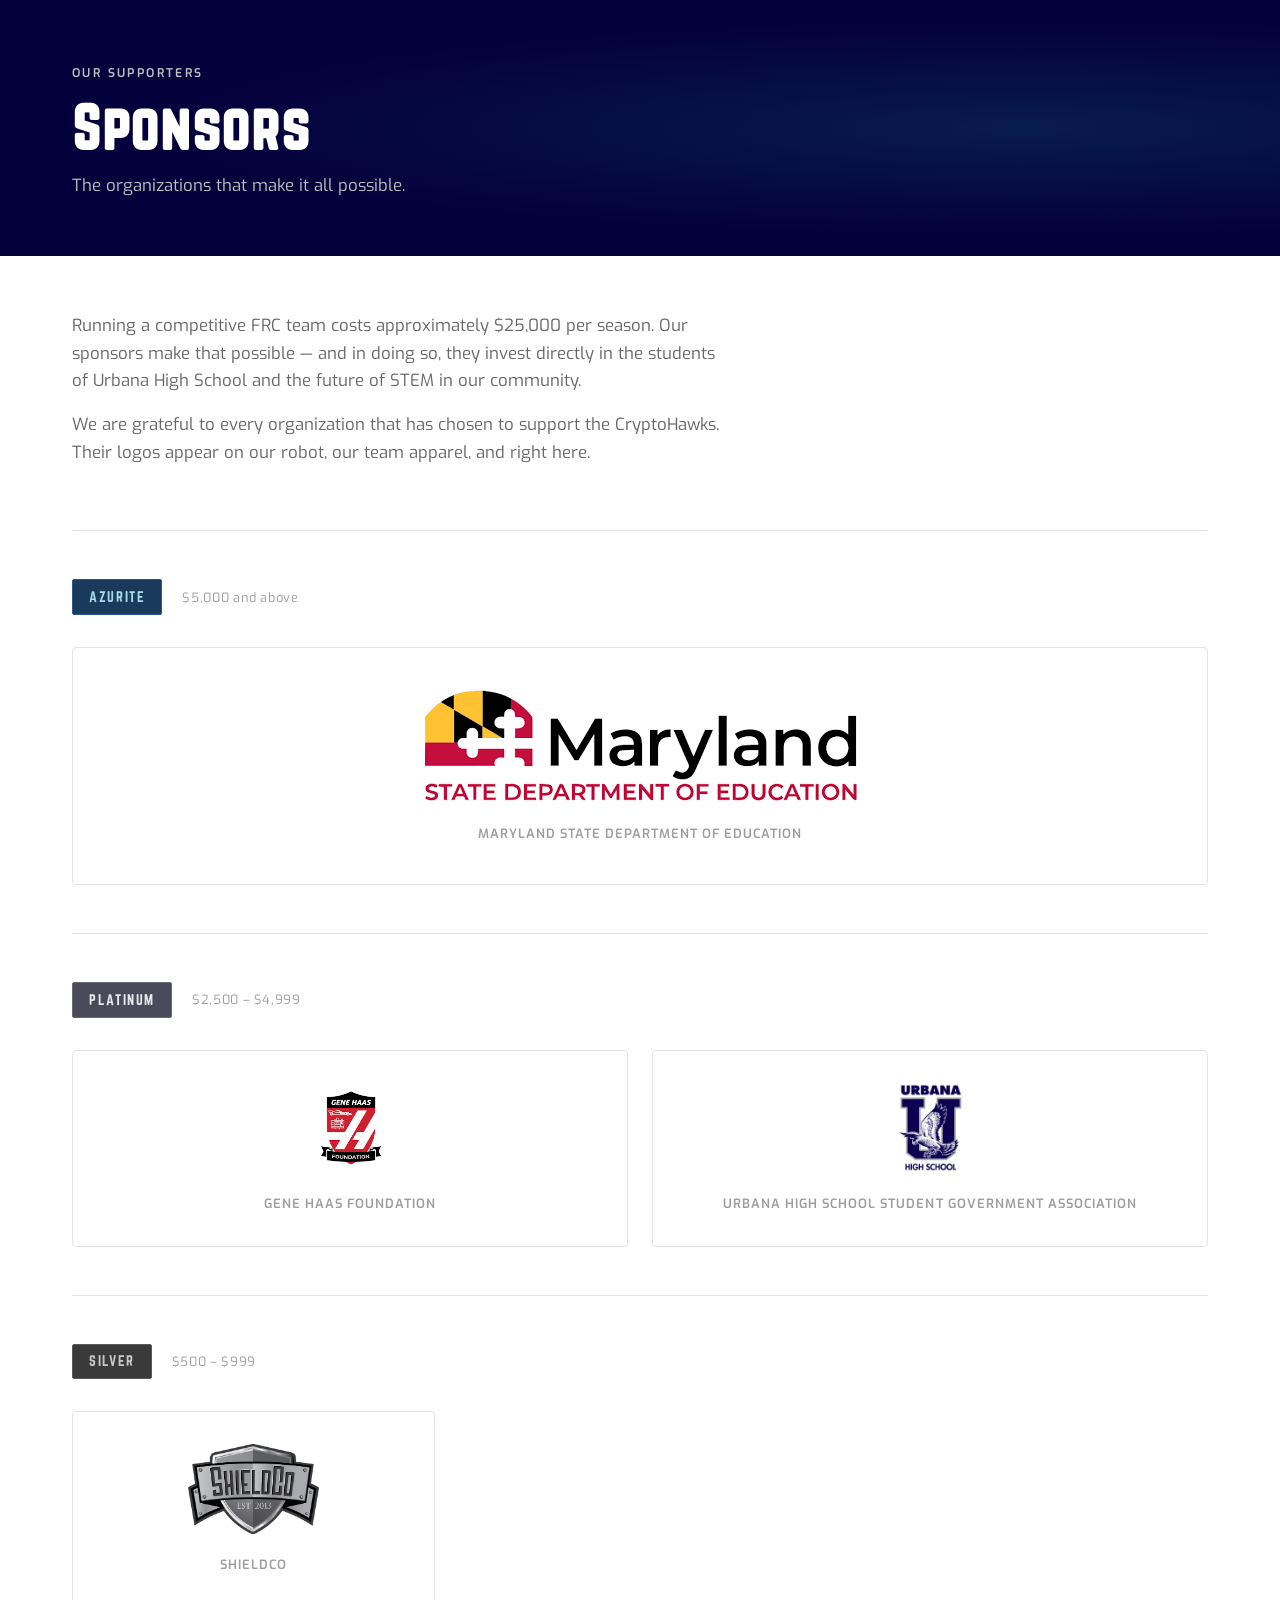
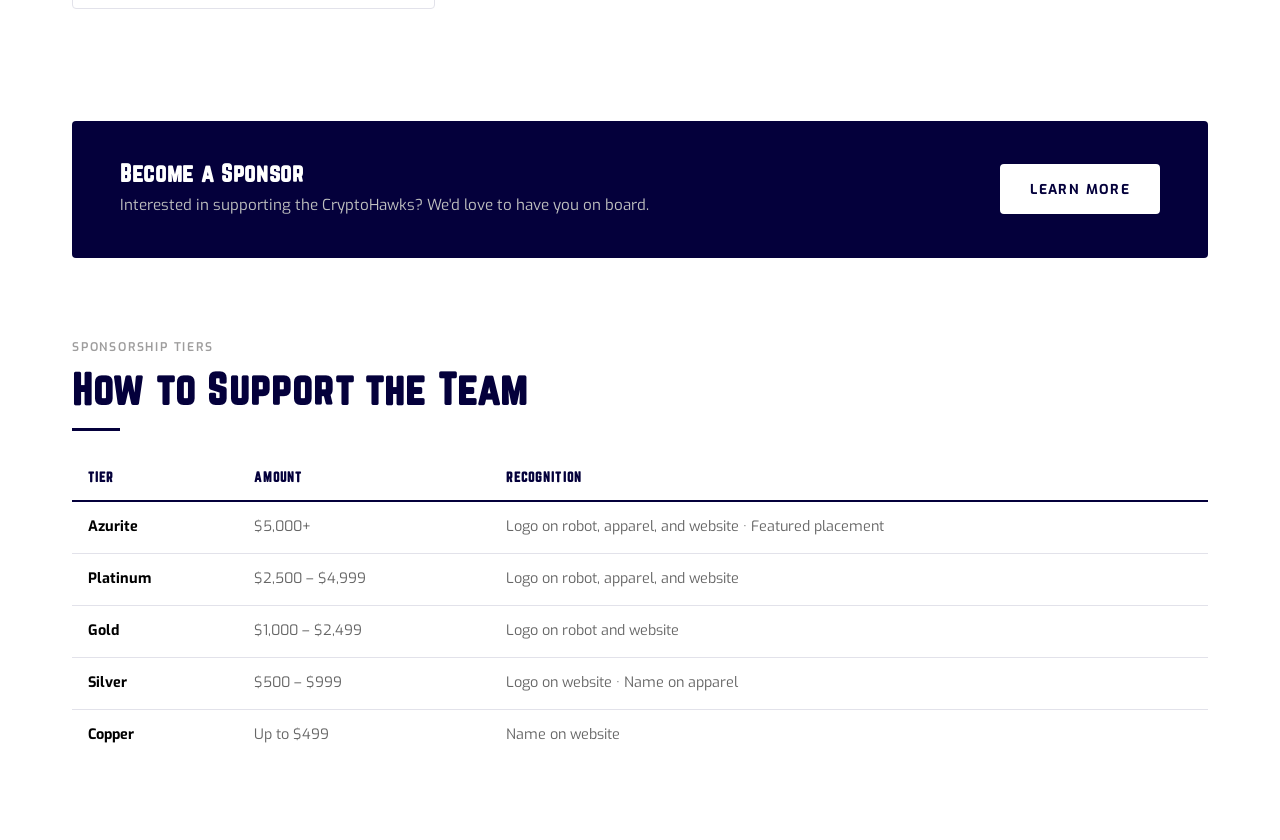
<file: html/sponsors.html>
<!DOCTYPE html>
<!-- ================================================================
     SPONSORS PAGE  (frc8726.org/sponsors)
     ----------------------------------------------------------------
     Sponsors are grouped by tier (Azurite, Platinum, Silver).
     To add a sponsor: copy one <a class="sponsor-card"> ... </a> block, paste
     it into the right tier, and change the link, logo file, and name.
     Logos go in assets/images/sponsors/. Also add them to the home page strip.

     HOW THIS PAGE IS BUILT
       <head>       Page title, link-preview info, and the styles for this page.
       <style>      Styles used ONLY on this page. Site-wide styles (colors,
                    fonts, header, footer, buttons, cards) are in assets/style.css.
       Header/footer  Shared by every page. Edit partials/header.html and
                    partials/footer.html, not this file.
       <main>       The page content, split into sections marked with ══ lines.

     Preview your changes: see "Previewing" in README.md.
     ================================================================ -->
<html lang="en">
<head>
  <meta charset="UTF-8" />
  <meta name="viewport" content="width=device-width, initial-scale=1.0" />
  <!-- Page title: shows in the browser tab and Google results. -->
  <title>Sponsors | CryptoHawks FRC 8726</title>
  <meta name="description" content="The organizations and companies that make CryptoHawks FRC 8726 possible." />
  <!-- Link preview: what people see when this page is shared in a text,
       Discord, Instagram, etc. Keep og:title/og:description matching above. -->
  <meta property="og:type" content="website" />
  <meta property="og:site_name" content="CryptoHawks FRC 8726" />
  <meta property="og:title" content="Sponsors | CryptoHawks FRC 8726" />
  <meta property="og:description" content="The organizations and companies that make CryptoHawks FRC 8726 possible." />
  <meta property="og:url" content="https://frc8726.org/sponsors" />
  <meta property="og:image" content="https://frc8726.org/assets/images/og-image.jpg" />
  <meta property="og:image:alt" content="CryptoHawks students holding up 8726 signs" />
  <meta name="twitter:card" content="summary_large_image" />
  <!-- Site-wide styles (shared by every page) -->
  <link rel="stylesheet" href="assets/style.css" />
  <link rel="icon" href="assets/images/hawk-logo.png" type="image/png" />

  <!-- Styles for THIS page only -->
  <style>
    /* ── Intro blurb ── */
    .sponsors-intro {
      max-width: 65ch;
      padding: 3.5rem 0 3rem;
    }

    .sponsors-intro p {
      font-size: 1.05rem;
      color: var(--dark-gray);
      margin-bottom: 1rem;
    }

    /* ── Tier section ── */
    .tier-section {
      padding: 3rem 0;
      border-top: 1px solid #e2e2ea;
    }

    .tier-header {
      display: flex;
      align-items: center;
      gap: 1.25rem;
      margin-bottom: 2rem;
    }

    .tier-badge {
      display: inline-flex;
      align-items: center;
      gap: 0.5rem;
      font-family: var(--font-title);
      font-size: 0.85rem;
      letter-spacing: 0.12em;
      text-transform: uppercase;
      padding: 0.35rem 1rem;
      border-radius: 2px;
      white-space: nowrap;
    }

    .tier-badge--azurite {
      background: #1a3a5c;
      color: #a8d8ea;
      border: 1px solid #2a5a8c;
    }

    .tier-badge--platinum {
      background: #4a4a5a;
      color: #e8e8f0;
      border: 1px solid #6a6a7a;
    }

    .tier-badge--gold {
      background: #5a4500;
      color: #ffd86e;
      border: 1px solid #8a6800;
    }

    .tier-badge--silver {
      background: #3a3a3a;
      color: #c8c8c8;
      border: 1px solid #5a5a5a;
    }

    .tier-badge--copper {
      background: #4a2010;
      color: #d4956a;
      border: 1px solid #7a4020;
    }

    .tier-amount {
      font-family: var(--font-body);
      font-size: 0.8rem;
      color: var(--urbana-gray);
      letter-spacing: 0.05em;
    }

    /* ── Sponsor cards grid ── */
    .sponsors-grid {
      display: grid;
      gap: 1.5rem;
    }

    .sponsors-grid--azurite  { grid-template-columns: repeat(1, 1fr); }
    .sponsors-grid--platinum { grid-template-columns: repeat(2, 1fr); }
    .sponsors-grid--gold     { grid-template-columns: repeat(3, 1fr); }
    .sponsors-grid--silver   { grid-template-columns: repeat(3, 1fr); }
    .sponsors-grid--copper   { grid-template-columns: repeat(4, 1fr); }

    .sponsor-card {
      background: var(--white);
      border: 1px solid #e2e2ea;
      border-radius: var(--radius);
      padding: 2rem;
      display: flex;
      flex-direction: column;
      align-items: center;
      justify-content: center;
      gap: 1.25rem;
      text-decoration: none;
      transition: box-shadow var(--transition), transform var(--transition);
      min-height: 180px;
    }

    .sponsor-card:hover {
      box-shadow: var(--shadow);
      transform: translateY(-2px);
    }

    .sponsor-card--no-link {
      cursor: default;
    }

    .sponsor-card--no-link:hover {
      box-shadow: var(--shadow-sm);
      transform: none;
    }

    .sponsor-card__logo {
      max-height: 90px;
      max-width: 100%;
      width: auto;
      object-fit: contain;
    }

    /* Azurite cards get a little more presence */
    .sponsors-grid--azurite .sponsor-card {
      min-height: 220px;
      padding: 2.5rem 3rem;
    }

    .sponsors-grid--azurite .sponsor-card__logo {
      max-height: 120px;
    }

    .sponsor-card__name {
      font-family: var(--font-body);
      font-size: 0.8rem;
      font-weight: 600;
      letter-spacing: 0.08em;
      text-transform: uppercase;
      color: var(--urbana-gray);
      text-align: center;
    }

    /* ── Become a sponsor CTA ── */
    .sponsor-cta-strip {
      background: var(--urbana-blue);
      border-radius: var(--radius);
      padding: 2.5rem 3rem;
      margin: 4rem 0 5rem;
      display: flex;
      align-items: center;
      justify-content: space-between;
      gap: 2rem;
    }

    .sponsor-cta-strip__text h3 {
      color: var(--white);
      font-size: 1.4rem;
      margin-bottom: 0.4rem;
    }

    .sponsor-cta-strip__text p {
      color: var(--light-gray);
      font-size: 0.95rem;
      max-width: none;
    }

    /* ── Tier table ── */
    .tier-table-section {
      padding: 0 0 5rem;
    }

    .tier-table-section h2 {
      color: var(--urbana-blue);
      margin-bottom: 0.5rem;
    }

    .tier-table {
      width: 100%;
      border-collapse: collapse;
      margin-top: 1.5rem;
      font-family: var(--font-body);
      font-size: 0.9rem;
    }

    .tier-table th {
      font-family: var(--font-title);
      font-size: 0.8rem;
      letter-spacing: 0.08em;
      text-transform: uppercase;
      color: var(--urbana-blue);
      text-align: left;
      padding: 0.75rem 1rem;
      border-bottom: 2px solid var(--urbana-blue);
    }

    .tier-table td {
      padding: 0.85rem 1rem;
      border-bottom: 1px solid #e2e2ea;
      color: var(--dark-gray);
      vertical-align: middle;
    }

    .tier-table tr:last-child td {
      border-bottom: none;
    }

    .tier-table tr:hover td {
      background: #f4f4f8;
    }

    .tier-table .tier-name-cell {
      font-weight: 700;
      color: var(--black);
    }

    @media (max-width: 860px) {
      .sponsors-grid--platinum,
      .sponsors-grid--gold,
      .sponsors-grid--silver,
      .sponsors-grid--copper {
        grid-template-columns: repeat(2, 1fr);
      }

      .sponsor-cta-strip {
        flex-direction: column;
        text-align: center;
        padding: 2rem;
      }
    }

    @media (max-width: 600px) {
      .sponsors-grid--azurite,
      .sponsors-grid--platinum,
      .sponsors-grid--gold,
      .sponsors-grid--silver,
      .sponsors-grid--copper {
        grid-template-columns: 1fr;
      }
    }
  </style>
</head>
<body>

  <!-- ══ HEADER ══════════════════════════════════════════ -->
  <!-- Shared header (logo + menu). To change it, edit partials/header.html -->
  <!--#include virtual="/partials/header.html" -->

  <!-- ══ PAGE HERO ════════════════════════════════════════ -->
  <section class="page-hero">
    <div class="container">
      <p class="page-hero__label">Our supporters</p>
      <h1 class="page-hero__title">Sponsors</h1>
      <p class="page-hero__sub">The organizations that make it all possible.</p>
    </div>
  </section>

  <main>
    <div class="container">

      <!-- ── Intro ── -->
      <div class="sponsors-intro">
        <p>
          Running a competitive FRC team costs approximately $25,000 per season. 
          Our sponsors make that possible — and in doing so, they invest directly 
          in the students of Urbana High School and the future of STEM in our community.
        </p>
        <p>
          We are grateful to every organization that has chosen to support the CryptoHawks. 
          Their logos appear on our robot, our team apparel, and right here.
        </p>
      </div>

      <!-- ══ AZURITE TIER ═══════════════════════════════════ -->
      <div class="tier-section">
        <div class="tier-header">
          <span class="tier-badge tier-badge--azurite">Azurite</span>
          <span class="tier-amount">$5,000 and above</span>
        </div>
        <div class="sponsors-grid sponsors-grid--azurite">

          <a href="https://marylandpublicschools.org" class="sponsor-card" target="_blank" rel="noopener" aria-label="Maryland State Department of Education">
            <img loading="lazy" decoding="async" src="assets/images/sponsors/msde.png" alt="Maryland State Department of Education" class="sponsor-card__logo" />
            <span class="sponsor-card__name">Maryland State Department of Education</span>
          </a>

        </div>
      </div>

      <!-- ══ PLATINUM TIER ══════════════════════════════════ -->
      <div class="tier-section">
        <div class="tier-header">
          <span class="tier-badge tier-badge--platinum">Platinum</span>
          <span class="tier-amount">$2,500 – $4,999</span>
        </div>
        <div class="sponsors-grid sponsors-grid--platinum">

          <a href="https://www.ghaasfoundation.org" class="sponsor-card" target="_blank" rel="noopener" aria-label="Gene Haas Foundation">
            <img loading="lazy" decoding="async" src="assets/images/sponsors/gene_haas.png" alt="Gene Haas Foundation" class="sponsor-card__logo" />
            <span class="sponsor-card__name">Gene Haas Foundation</span>
          </a>

          <div class="sponsor-card sponsor-card--no-link" aria-label="Urbana High School Student Government Association">
            <img loading="lazy" decoding="async" src="assets/images/sponsors/uhs.png" alt="Urbana High School Student Government Association" class="sponsor-card__logo" />
            <span class="sponsor-card__name">Urbana High School Student Government Association</span>
          </div>

        </div>
      </div>

      <!-- ══ SILVER TIER ════════════════════════════════════ -->
      <div class="tier-section">
        <div class="tier-header">
          <span class="tier-badge tier-badge--silver">Silver</span>
          <span class="tier-amount">$500 – $999</span>
        </div>
        <div class="sponsors-grid sponsors-grid--silver">

          <a href="https://shieldcoart.com" class="sponsor-card" target="_blank" rel="noopener" aria-label="ShieldCo">
            <img loading="lazy" decoding="async" src="assets/images/sponsors/shieldcologo.png" alt="ShieldCo" class="sponsor-card__logo" />
            <span class="sponsor-card__name">ShieldCo</span>
          </a>

        </div>
      </div>

      <!-- ══ BECOME A SPONSOR CTA ═══════════════════════════ -->
      <div class="sponsor-cta-strip">
        <div class="sponsor-cta-strip__text">
          <h3>Become a Sponsor</h3>
          <p>Interested in supporting the CryptoHawks? We'd love to have you on board.</p>
        </div>
        <a href="join#sponsors" class="btn btn--white">Learn More</a>
      </div>

      <!-- ══ TIER TABLE ══════════════════════════════════════ -->
      <div class="tier-table-section">
        <p class="section-label">Sponsorship tiers</p>
        <h2>How to Support the Team</h2>
        <hr class="divider" />

        <table class="tier-table">
          <thead>
            <tr>
              <th>Tier</th>
              <th>Amount</th>
              <th>Recognition</th>
            </tr>
          </thead>
          <tbody>
            <tr>
              <td class="tier-name-cell">Azurite</td>
              <td>$5,000+</td>
              <td>Logo on robot, apparel, and website · Featured placement</td>
            </tr>
            <tr>
              <td class="tier-name-cell">Platinum</td>
              <td>$2,500 – $4,999</td>
              <td>Logo on robot, apparel, and website</td>
            </tr>
            <tr>
              <td class="tier-name-cell">Gold</td>
              <td>$1,000 – $2,499</td>
              <td>Logo on robot and website</td>
            </tr>
            <tr>
              <td class="tier-name-cell">Silver</td>
              <td>$500 – $999</td>
              <td>Logo on website · Name on apparel</td>
            </tr>
            <tr>
              <td class="tier-name-cell">Copper</td>
              <td>Up to $499</td>
              <td>Name on website</td>
            </tr>
          </tbody>
        </table>
      </div>

    </div>
  </main>

  <!-- ══ FOOTER ═══════════════════════════════════════════ -->
  <!-- Shared footer. To change it, edit partials/footer.html -->
  <!--#include virtual="/partials/footer.html" -->


</body>
</html>
</file>
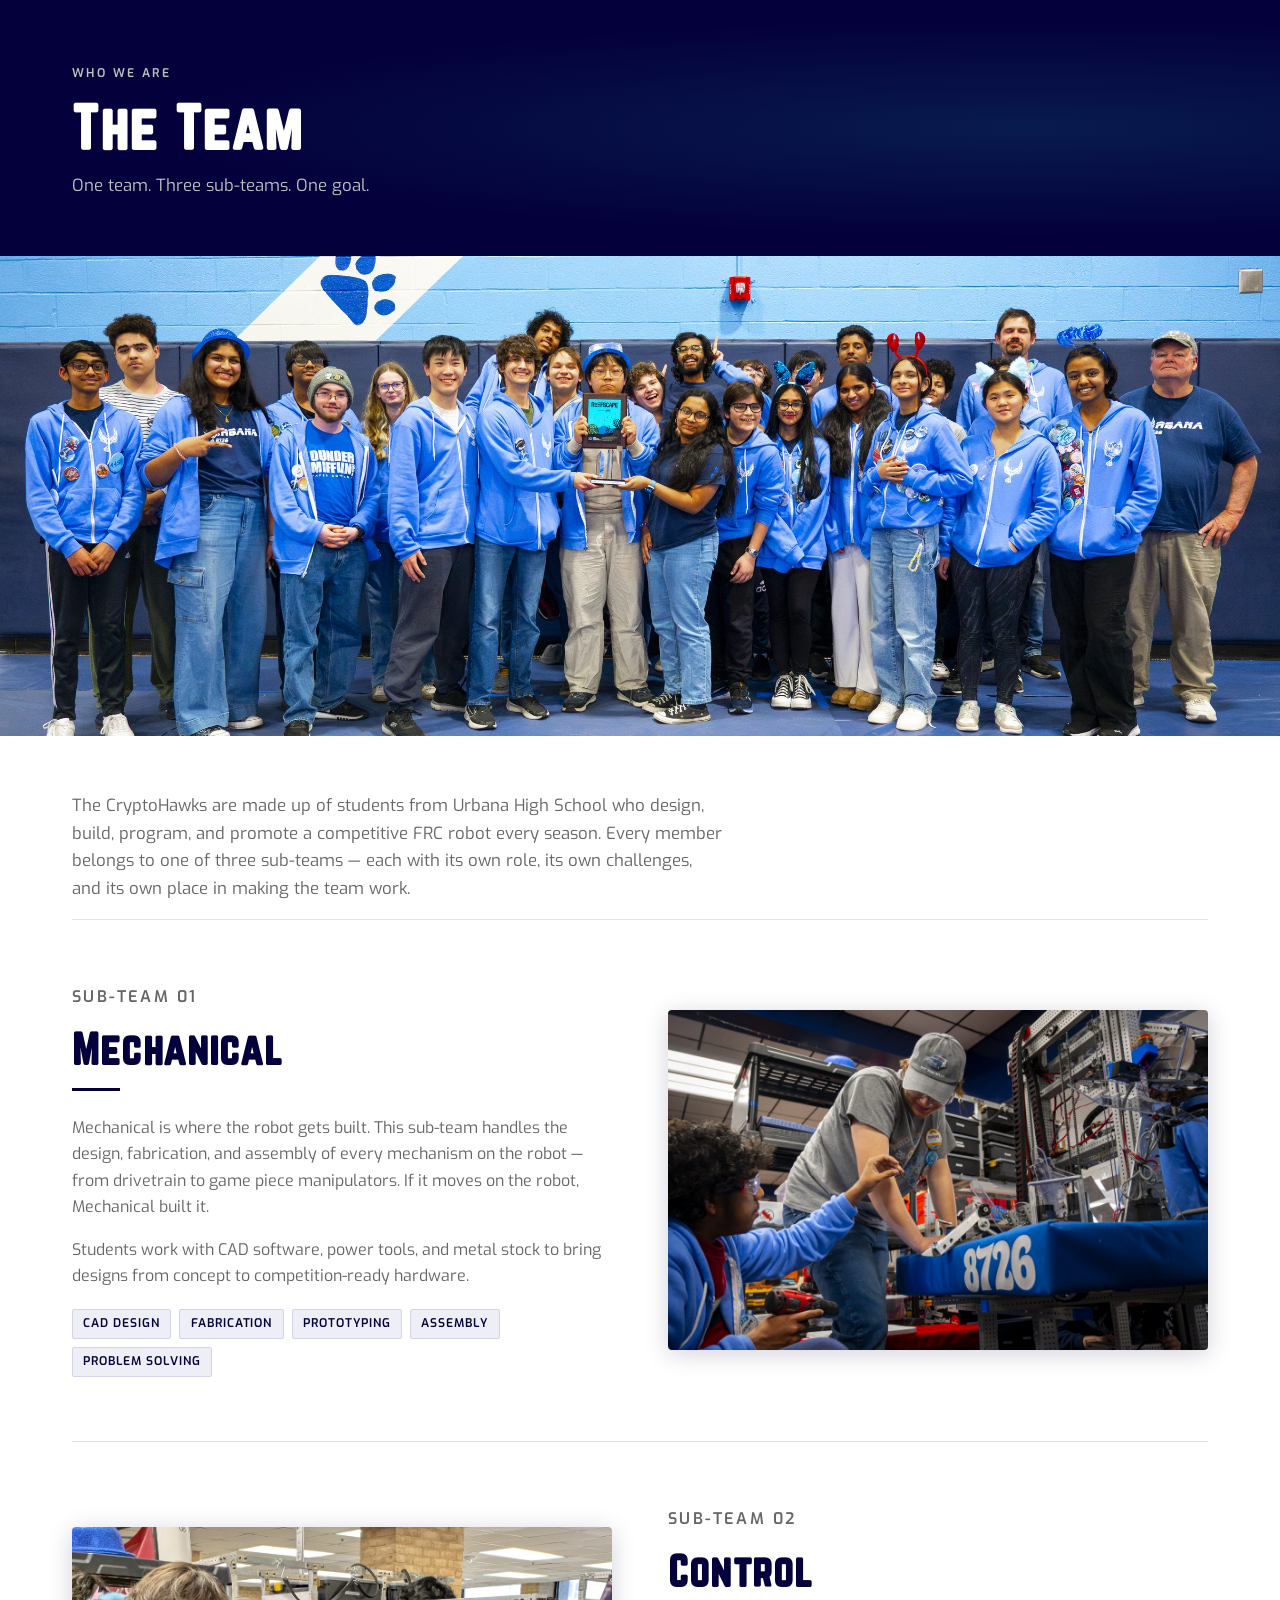
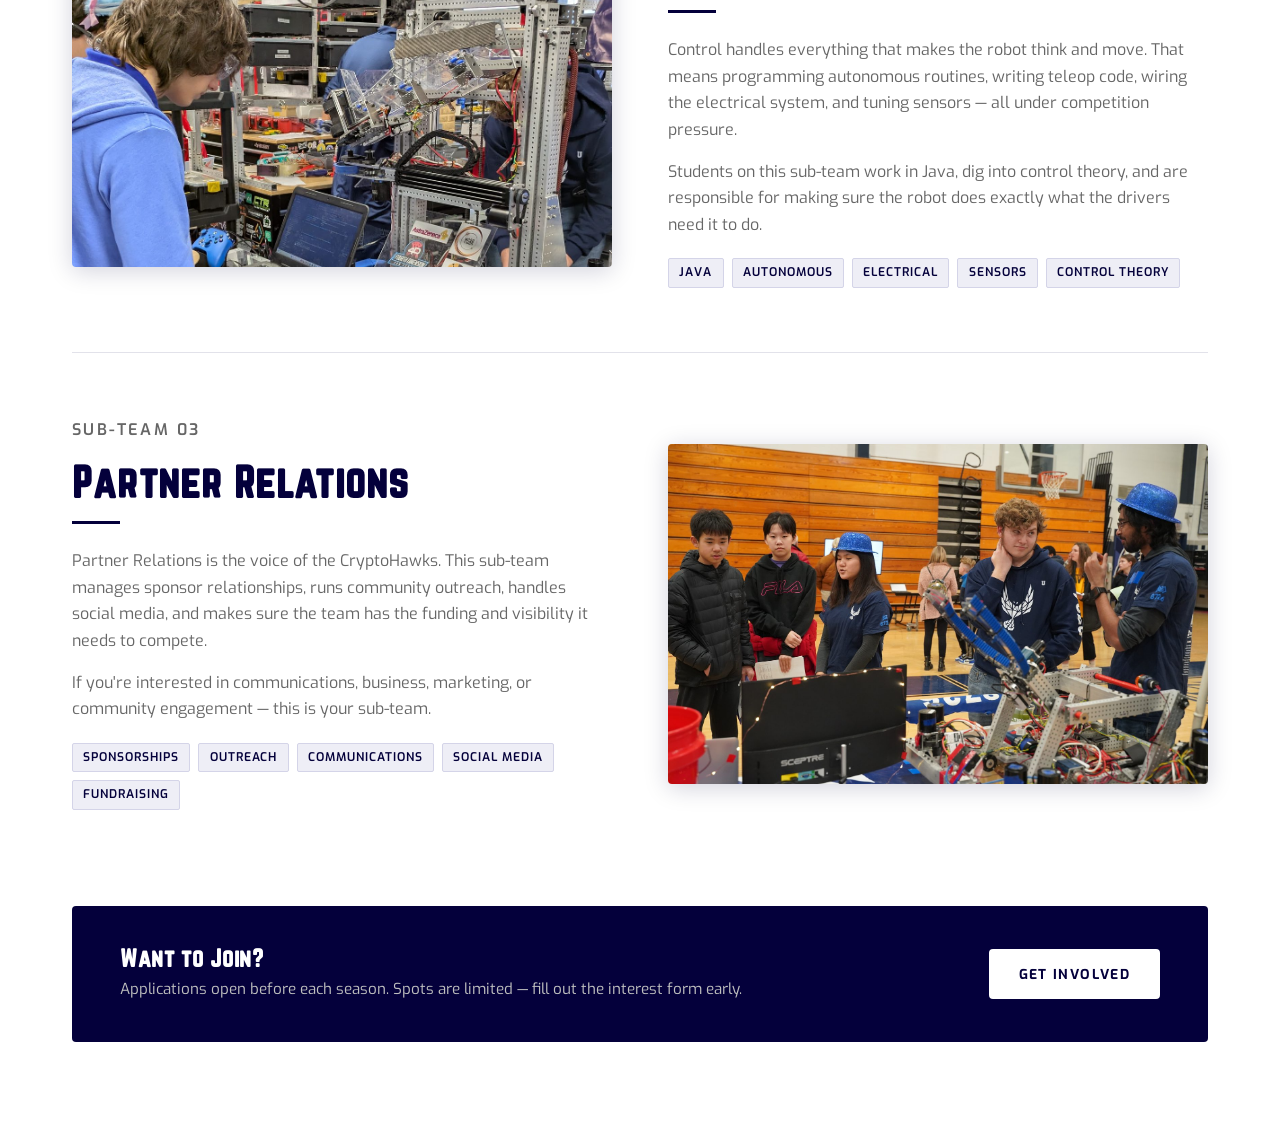
<file: html/team.html>
<!DOCTYPE html>
<!-- ================================================================
     TEAM PAGE  (frc8726.org/team)
     ----------------------------------------------------------------
     One section per sub-team (Mechanical, Control, Partner Relations).
     To add a sub-team: copy a whole section from its ══ marker to the next
     one, paste it, and change the words and photo.

     HOW THIS PAGE IS BUILT
       <head>       Page title, link-preview info, and the styles for this page.
       <style>      Styles used ONLY on this page. Site-wide styles (colors,
                    fonts, header, footer, buttons, cards) are in assets/style.css.
       Header/footer  Shared by every page. Edit partials/header.html and
                    partials/footer.html, not this file.
       <main>       The page content, split into sections marked with ══ lines.

     Preview your changes: see "Previewing" in README.md.
     ================================================================ -->
<html lang="en">
<head>
  <meta charset="UTF-8" />
  <meta name="viewport" content="width=device-width, initial-scale=1.0" />
  <!-- Page title: shows in the browser tab and Google results. -->
  <title>Team | CryptoHawks FRC 8726</title>
  <meta name="description" content="Meet the CryptoHawks — FRC Team 8726 from Urbana High School." />
  <!-- Link preview: what people see when this page is shared in a text,
       Discord, Instagram, etc. Keep og:title/og:description matching above. -->
  <meta property="og:type" content="website" />
  <meta property="og:site_name" content="CryptoHawks FRC 8726" />
  <meta property="og:title" content="Team | CryptoHawks FRC 8726" />
  <meta property="og:description" content="Meet the CryptoHawks — FRC Team 8726 from Urbana High School." />
  <meta property="og:url" content="https://frc8726.org/team" />
  <meta property="og:image" content="https://frc8726.org/assets/images/og-image.jpg" />
  <meta property="og:image:alt" content="CryptoHawks students holding up 8726 signs" />
  <meta name="twitter:card" content="summary_large_image" />
  <!-- Site-wide styles (shared by every page) -->
  <link rel="stylesheet" href="assets/style.css" />
  <link rel="icon" href="assets/images/hawk-logo.png" type="image/png" />

  <!-- Styles for THIS page only -->
  <style>
    /* ── Team banner photo ── */
    .team-banner {
      width: 100%;
      max-height: 480px;
      object-fit: cover;
      object-position: center 30%;
      display: block;
    }

    /* ── Intro ── */
    .team-intro {
      padding: 3.5rem 0 1rem;
      max-width: 65ch;
    }

    .team-intro p {
      font-size: 1.05rem;
      color: var(--dark-gray);
      max-width: none;
    }

    /* ── Sub-team sections ── */
    .subteam-section {
      padding: 4rem 0;
      border-top: 1px solid #e2e2ea;
    }

    .subteam-grid {
      display: grid;
      grid-template-columns: 1fr 1fr;
      gap: 3.5rem;
      align-items: center;
    }

    .subteam-grid--reverse .subteam-text { order: 2; }
    .subteam-grid--reverse .subteam-photo { order: 1; }

    /* Text */
    .subteam-text h2 {
      color: var(--urbana-blue);
      margin-bottom: 0.75rem;
    }

    .subteam-text p {
      color: var(--dark-gray);
      font-size: 1rem;
      margin-bottom: 1rem;
      max-width: none;
    }

    .subteam-skills {
      display: flex;
      flex-wrap: wrap;
      gap: 0.5rem;
      margin-top: 1.25rem;
    }

    .skill-tag {
      font-family: var(--font-body);
      font-size: 0.75rem;
      font-weight: 600;
      letter-spacing: 0.08em;
      text-transform: uppercase;
      color: var(--urbana-blue);
      background: #eeeef6;
      border: 1px solid #d4d4e8;
      border-radius: 2px;
      padding: 0.25rem 0.65rem;
    }

    /* Photo */
    .subteam-photo {
      border-radius: var(--radius);
      overflow: hidden;
      box-shadow: var(--shadow);
    }

    .subteam-photo img {
      width: 100%;
      height: 340px;
      object-fit: cover;
      display: block;
    }

    /* ── Join CTA strip ── */
    .team-cta {
      background: var(--urbana-blue);
      border-radius: var(--radius);
      padding: 2.5rem 3rem;
      margin: 2rem 0 5rem;
      display: flex;
      align-items: center;
      justify-content: space-between;
      gap: 2rem;
    }

    .team-cta h3 {
      color: var(--white);
      font-size: 1.4rem;
      margin-bottom: 0.3rem;
    }

    .team-cta p {
      color: var(--light-gray);
      font-size: 0.95rem;
      max-width: none;
    }

    @media (max-width: 860px) {
      .subteam-grid,
      .subteam-grid--reverse {
        grid-template-columns: 1fr;
        gap: 2rem;
      }

      .subteam-grid--reverse .subteam-text,
      .subteam-grid--reverse .subteam-photo {
        order: unset;
      }

      .team-cta {
        flex-direction: column;
        text-align: center;
        padding: 2rem;
      }

      .subteam-photo img {
        height: 260px;
      }
    }
  </style>
</head>
<body>

  <!-- ══ HEADER ══════════════════════════════════════════ -->
  <!-- Shared header (logo + menu). To change it, edit partials/header.html -->
  <!--#include virtual="/partials/header.html" -->

  <!-- ══ PAGE HERO ════════════════════════════════════════ -->
  <section class="page-hero">
    <div class="container">
      <p class="page-hero__label">Who we are</p>
      <h1 class="page-hero__title">The Team</h1>
      <p class="page-hero__sub">One team. Three sub-teams. One goal.</p>
    </div>
  </section>

  <!-- ══ TEAM BANNER PHOTO ════════════════════════════════ -->
  <img loading="lazy" decoding="async"
    src="assets/images/team/Team.jpg"
    alt="CryptoHawks FRC Team 8726 with their award"
    class="team-banner"
  />

  <main>
    <div class="container">

      <!-- ── Intro ── -->
      <div class="team-intro">
        <p>
          The CryptoHawks are made up of students from Urbana High School 
          who design, build, program, and promote a competitive FRC robot 
          every season. Every member belongs to one of three sub-teams — 
          each with its own role, its own challenges, and its own place 
          in making the team work.
        </p>
      </div>

      <!-- ══ MECHANICAL ════════════════════════════════════ -->
      <div class="subteam-section">
        <div class="subteam-grid">

          <div class="subteam-text">
            <p class="section-label">Sub-Team 01</p>
            <h2>Mechanical</h2>
            <hr class="divider" />
            <p>
              Mechanical is where the robot gets built. This sub-team handles 
              the design, fabrication, and assembly of every mechanism on the 
              robot — from drivetrain to game piece manipulators. If it moves 
              on the robot, Mechanical built it.
            </p>
            <p>
              Students work with CAD software, power tools, and metal stock 
              to bring designs from concept to competition-ready hardware.
            </p>
            <div class="subteam-skills">
              <span class="skill-tag">CAD Design</span>
              <span class="skill-tag">Fabrication</span>
              <span class="skill-tag">Prototyping</span>
              <span class="skill-tag">Assembly</span>
              <span class="skill-tag">Problem Solving</span>
            </div>
          </div>

          <div class="subteam-photo">
            <img loading="lazy" decoding="async"
              src="assets/images/team/Mechanical.jpg"
              alt="CryptoHawks mechanical sub-team working on the robot"
            />
          </div>

        </div>
      </div>

      <!-- ══ CONTROL ══════════════════════════════════════ -->
      <div class="subteam-section">
        <div class="subteam-grid subteam-grid--reverse">

          <div class="subteam-text">
            <p class="section-label">Sub-Team 02</p>
            <h2>Control</h2>
            <hr class="divider" />
            <p>
              Control handles everything that makes the robot think and move. 
              That means programming autonomous routines, writing teleop code, 
              wiring the electrical system, and tuning sensors — all under 
              competition pressure.
            </p>
            <p>
              Students on this sub-team work in Java, dig into control theory, 
              and are responsible for making sure the robot does exactly 
              what the drivers need it to do.
            </p>
            <div class="subteam-skills">
              <span class="skill-tag">Java</span>
              <span class="skill-tag">Autonomous</span>
              <span class="skill-tag">Electrical</span>
              <span class="skill-tag">Sensors</span>
              <span class="skill-tag">Control Theory</span>
            </div>
          </div>

          <div class="subteam-photo">
            <img loading="lazy" decoding="async"
              src="assets/images/team/Systems_Check01.jpg"
              alt="CryptoHawks control sub-team running a systems check"
              style="object-position: top;"
            />
          </div>

        </div>
      </div>

      <!-- ══ PARTNER RELATIONS ═════════════════════════════ -->
      <div class="subteam-section">
        <div class="subteam-grid">

          <div class="subteam-text">
            <p class="section-label">Sub-Team 03</p>
            <h2>Partner Relations</h2>
            <hr class="divider" />
            <p>
              Partner Relations is the voice of the CryptoHawks. This sub-team 
              manages sponsor relationships, runs community outreach, handles 
              social media, and makes sure the team has the funding and 
              visibility it needs to compete.
            </p>
            <p>
              If you're interested in communications, business, marketing, 
              or community engagement — this is your sub-team.
            </p>
            <div class="subteam-skills">
              <span class="skill-tag">Sponsorships</span>
              <span class="skill-tag">Outreach</span>
              <span class="skill-tag">Communications</span>
              <span class="skill-tag">Social Media</span>
              <span class="skill-tag">Fundraising</span>
            </div>
          </div>

          <div class="subteam-photo">
            <img loading="lazy" decoding="async"
              src="assets/images/team/outreach.JPG"
              alt="CryptoHawks partner relations sub-team at an outreach event"
            />
          </div>

        </div>
      </div>

      <!-- ══ JOIN CTA ══════════════════════════════════════ -->
      <div class="team-cta">
        <div>
          <h3>Want to Join?</h3>
          <p>Applications open before each season. Spots are limited — fill out the interest form early.</p>
        </div>
        <a href="join" class="btn btn--white">Get Involved</a>
      </div>

    </div>
  </main>

  <!-- ══ FOOTER ═══════════════════════════════════════════ -->
  <!-- Shared footer. To change it, edit partials/footer.html -->
  <!--#include virtual="/partials/footer.html" -->


</body>
</html>
</file>
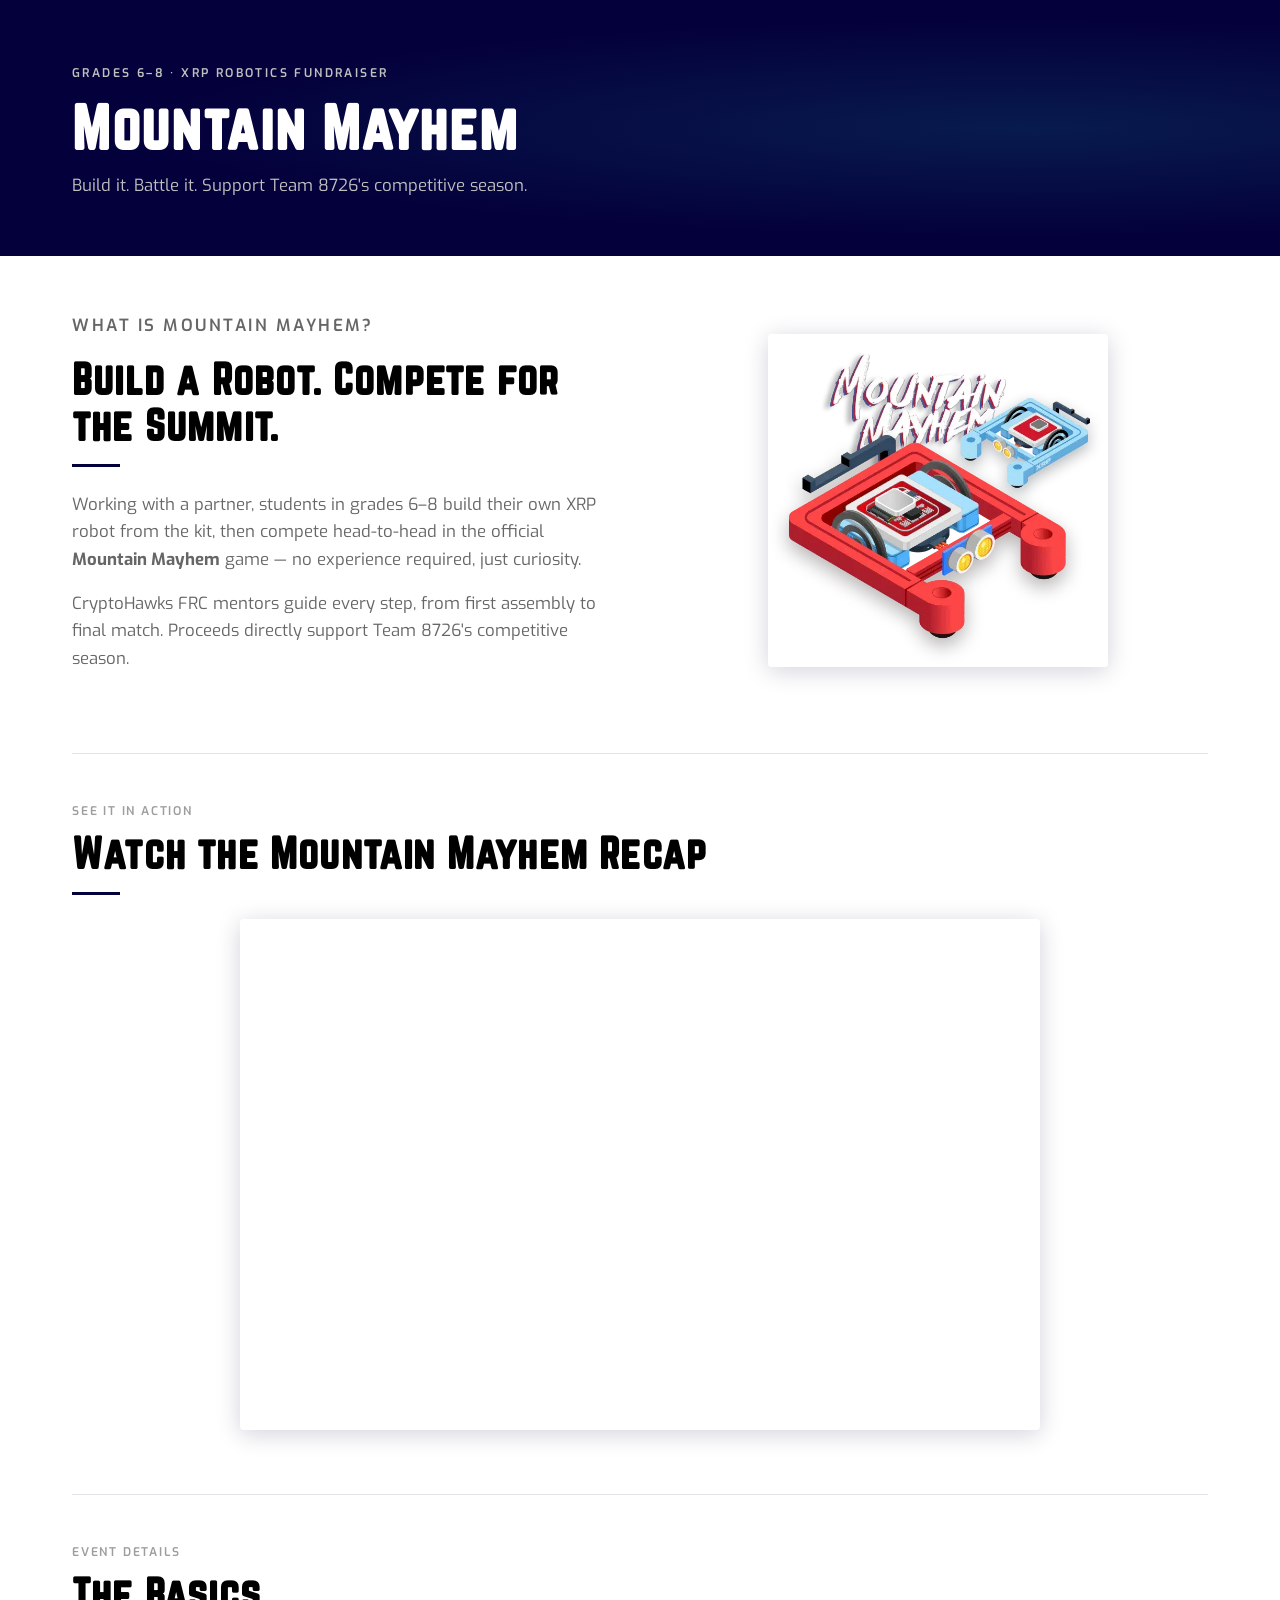
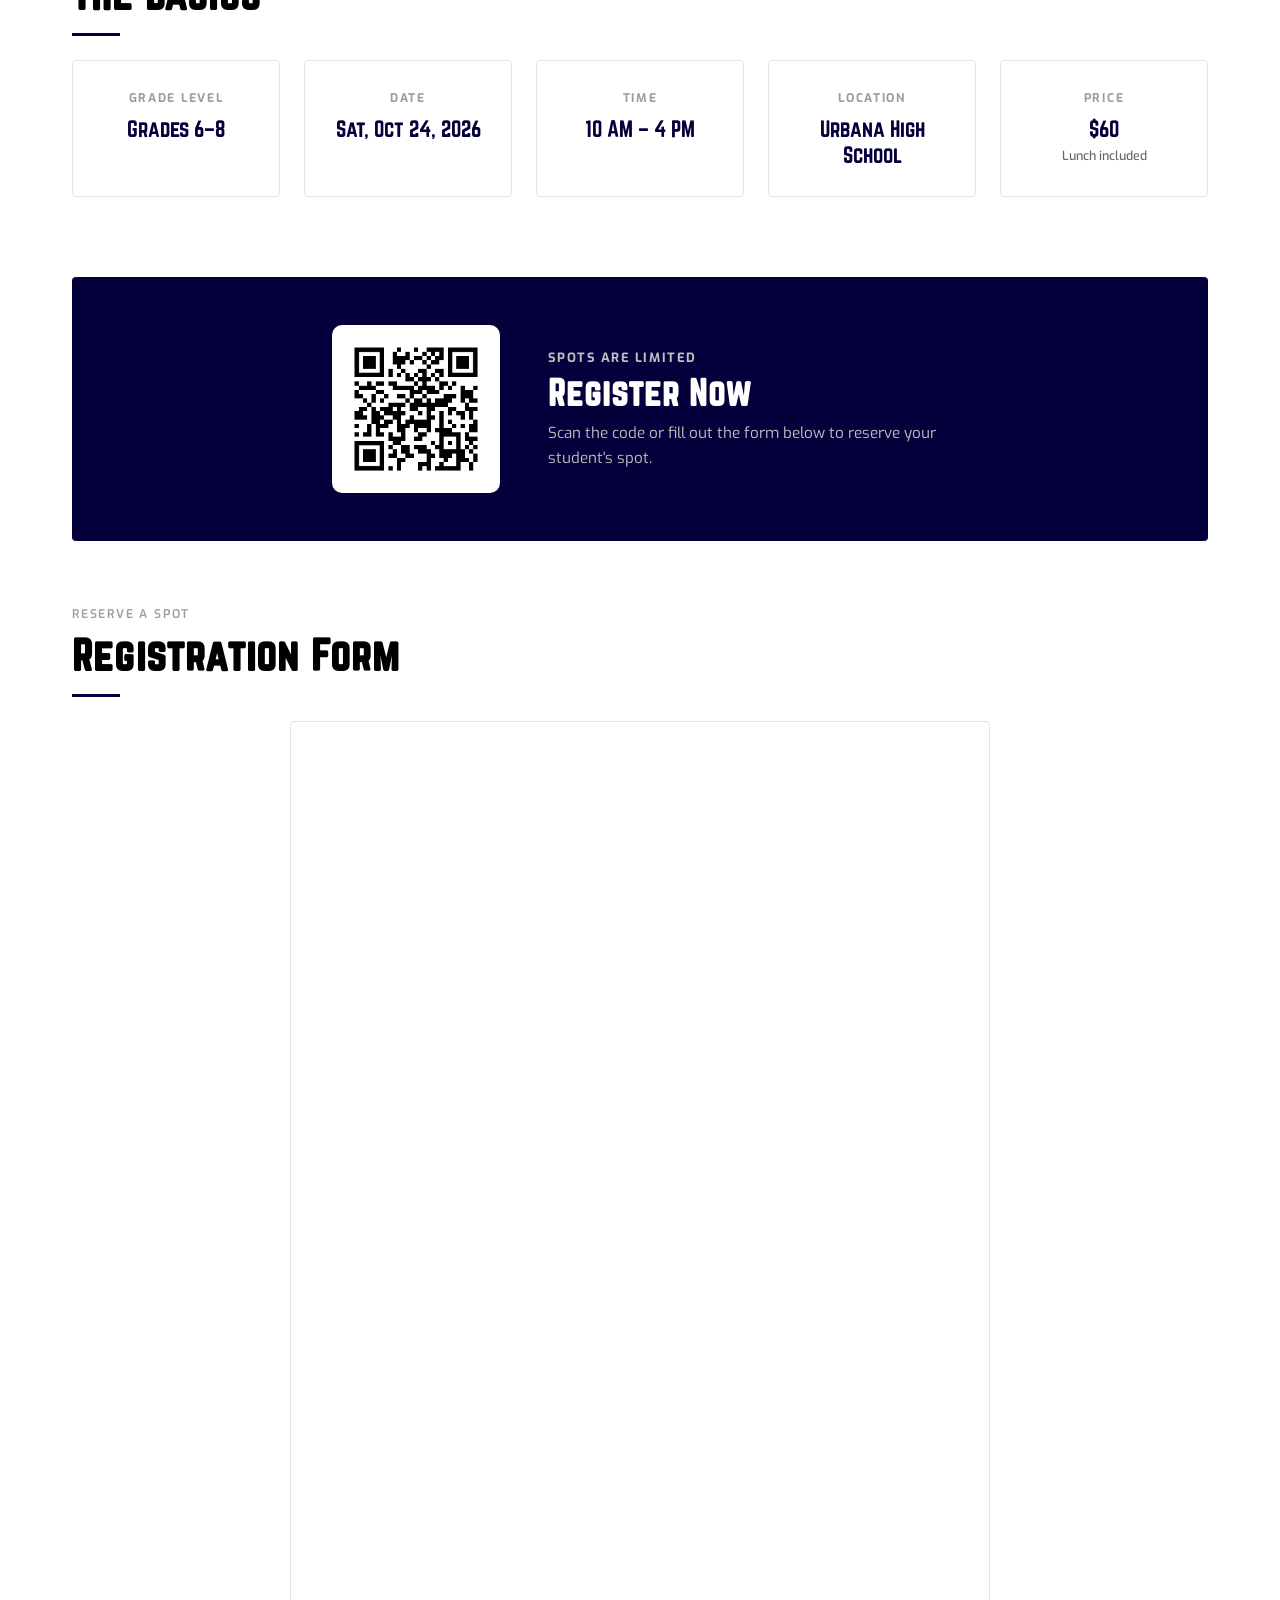
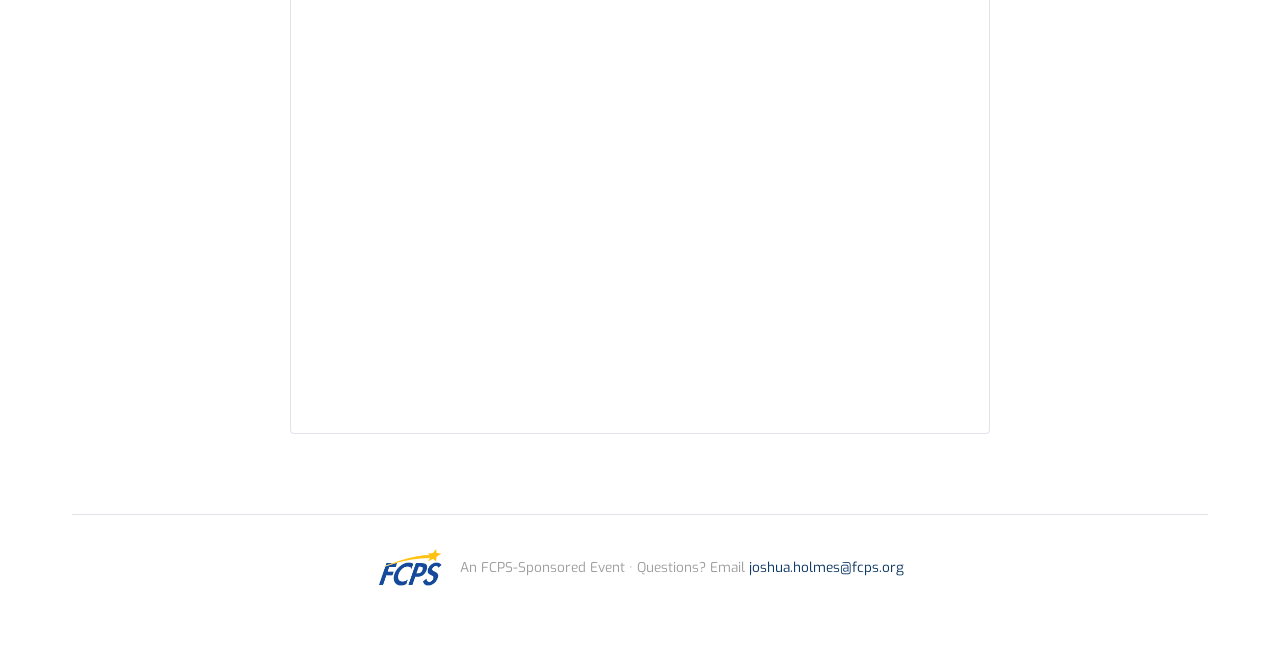
<file: html/xrp.html>
<!DOCTYPE html>
<!-- ================================================================
     XRP FUNDRAISER PAGE  (frc8726.org/xrp)
     ----------------------------------------------------------------
     One-time event page. It is NOT in the menu but stays online because
     printed flyers have a QR code that points here. Do not delete or rename.
     Styles shared with lego.html are in assets/style.css (bottom section).

     HOW THIS PAGE IS BUILT
       <head>       Page title, link-preview info, and the styles for this page.
       <style>      Styles used ONLY on this page. Site-wide styles (colors,
                    fonts, header, footer, buttons, cards) are in assets/style.css.
       Header/footer  Shared by every page. Edit partials/header.html and
                    partials/footer.html, not this file.
       <main>       The page content, split into sections marked with ══ lines.

     Preview your changes: see "Previewing" in README.md.
     ================================================================ -->
<html lang="en">
<head>
  <meta charset="UTF-8" />
  <meta name="viewport" content="width=device-width, initial-scale=1.0" />
  <!-- Page title: shows in the browser tab and Google results. -->
  <title>Mountain Mayhem — XRP Fundraiser | CryptoHawks FRC 8726</title>
  <meta name="description" content="Mountain Mayhem: CryptoHawks FRC 8726's XRP robotics fundraiser for grades 6-8. Build and battle your own XRP robot — Sat, Oct 24, 2026 at Urbana High School." />
  <!-- Link preview: what people see when this page is shared in a text,
       Discord, Instagram, etc. Keep og:title/og:description matching above. -->
  <meta property="og:type" content="website" />
  <meta property="og:site_name" content="CryptoHawks FRC 8726" />
  <meta property="og:title" content="Mountain Mayhem — XRP Fundraiser | CryptoHawks FRC 8726" />
  <meta property="og:description" content="Mountain Mayhem: CryptoHawks FRC 8726&#x27;s XRP robotics fundraiser for grades 6-8. Build and battle your own XRP robot — Sat, Oct 24, 2026 at Urbana High School." />
  <meta property="og:url" content="https://frc8726.org/xrp" />
  <meta property="og:image" content="https://frc8726.org/assets/images/fundraisers/mountain-mayhem-xrp.png" />
  <meta property="og:image:alt" content="Mountain Mayhem XRP robotics camp" />
  <meta name="twitter:card" content="summary_large_image" />
  <!-- Site-wide styles (shared by every page) -->
  <link rel="stylesheet" href="assets/style.css" />
  <link rel="icon" href="assets/images/hawk-logo.png" type="image/png" />

  <!-- Styles for THIS page only -->
  <style>
    /* ── Intro ── */
    .fundraiser-hero-photo {
      display: flex;
      justify-content: center;
    }

    .fundraiser-hero-photo img {
      max-width: 340px;
      width: 100%;
      border-radius: var(--radius);
      box-shadow: var(--shadow);
    }

    /* ── Video ── */
    .video-section {
      padding: 0 0 4rem;
      border-top: 1px solid #e2e2ea;
      padding-top: 3rem;
    }

    .video-wrap {
      position: relative;
      width: 100%;
      max-width: 800px;
      margin: 1.5rem auto 0;
      padding-bottom: 45%;
      height: 0;
      border-radius: var(--radius);
      overflow: hidden;
      box-shadow: var(--shadow);
    }

    .video-wrap iframe {
      position: absolute;
      top: 0;
      left: 0;
      width: 100%;
      height: 100%;
      border: 0;
    }

    /* ── Registration form ── */
    .form-wrap {
      background: var(--white);
      border: 1px solid #e2e2ea;
      border-radius: var(--radius);
      overflow: hidden;
      max-width: 700px;
      margin: 1.5rem auto 0;
    }

    .form-wrap iframe {
      width: 100%;
      min-height: 1311px;
      border: none;
      display: block;
    }

    @media (max-width: 860px) {
      .fundraiser-hero-grid {
        grid-template-columns: 1fr;
        gap: 2rem;
        text-align: center;
      }

      .fundraiser-hero-photo {
        order: -1;
      }

      .details-grid {
        grid-template-columns: repeat(3, 1fr);
      }

      .register-band {
        flex-direction: column;
        text-align: center;
        padding: 2.5rem 1.5rem;
      }

      .register-band__text {
        text-align: center;
      }

      .fcps-note {
        flex-direction: column;
        text-align: center;
      }
    }

    @media (max-width: 500px) {
      .details-grid {
        grid-template-columns: 1fr;
      }

      .video-wrap {
        padding-bottom: 56.25%;
      }
    }
  </style>
</head>
<body>

  <!-- ══ HEADER ══════════════════════════════════════════ -->
  <!-- Shared header (logo + menu). To change it, edit partials/header.html -->
  <!--#include virtual="/partials/header.html" -->

  <!-- ══ PAGE HERO ════════════════════════════════════════ -->
  <section class="page-hero">
    <div class="container">
      <p class="page-hero__label">Grades 6&ndash;8 · XRP Robotics Fundraiser</p>
      <h1 class="page-hero__title">Mountain Mayhem</h1>
      <p class="page-hero__sub">Build it. Battle it. Support Team 8726's competitive season.</p>
    </div>
  </section>

  <main>
    <div class="container">

      <!-- ── Intro ── -->
      <div class="fundraiser-hero-band">
        <div class="fundraiser-hero-grid">

          <div class="fundraiser-hero-text">
            <p class="section-label">What is Mountain Mayhem?</p>
            <h2>Build a Robot. Compete for the Summit.</h2>
            <hr class="divider" />
            <p>
              Working with a partner, students in grades 6&ndash;8 build their own
              XRP robot from the kit, then compete head-to-head in the official
              <strong>Mountain Mayhem</strong> game &mdash; no experience required,
              just curiosity.
            </p>
            <p>
              CryptoHawks FRC mentors guide every step, from first assembly to
              final match. Proceeds directly support Team 8726's competitive season.
            </p>
          </div>

          <div class="fundraiser-hero-photo">
            <img loading="lazy" decoding="async"
              src="assets/images/fundraisers/mountain-mayhem-xrp.png"
              alt="Mountain Mayhem — XRP Robotics Fundraiser"
            />
          </div>

        </div>
      </div>

      <!-- ══ VIDEO ══════════════════════════════════════════ -->
      <div class="video-section">
        <p class="section-label">See it in action</p>
        <h2>Watch the Mountain Mayhem Recap</h2>
        <hr class="divider" />

        <div class="video-wrap">
          <iframe
            src="https://www.youtube.com/embed/rt5A8je92gk"
            title="Mountain Mayhem — XRP Robotics Fundraiser"
            allow="accelerometer; autoplay; clipboard-write; encrypted-media; gyroscope; picture-in-picture; web-share"
            allowfullscreen>
          </iframe>
        </div>
      </div>

      <!-- ══ EVENT DETAILS ══════════════════════════════════ -->
      <div class="details-section">
        <p class="section-label">Event details</p>
        <h2>The Basics</h2>
        <hr class="divider" />

        <div class="details-grid">
          <div class="details-card">
            <p class="details-card__label">Grade Level</p>
            <p class="details-card__value">Grades 6&ndash;8</p>
          </div>
          <div class="details-card">
            <p class="details-card__label">Date</p>
            <p class="details-card__value">Sat, Oct 24, 2026</p>
          </div>
          <div class="details-card">
            <p class="details-card__label">Time</p>
            <p class="details-card__value">10 AM &ndash; 4 PM</p>
          </div>
          <div class="details-card">
            <p class="details-card__label">Location</p>
            <p class="details-card__value">Urbana High School</p>
          </div>
          <div class="details-card">
            <p class="details-card__label">Price</p>
            <p class="details-card__value">$60</p>
            <span class="details-card__note">Lunch included</span>
          </div>
        </div>
      </div>

      <!-- ══ REGISTER / QR ══════════════════════════════════ -->
      <div class="register-band">
        <div class="register-band__qr">
          <img src="assets/images/fundraisers/xrp-registration-qr.png" alt="Scan to register for Mountain Mayhem" />
        </div>
        <div class="register-band__text">
          <p class="register-band__kicker">Spots are limited</p>
          <h3 class="register-band__headline">Register Now</h3>
          <p class="register-band__note">Scan the code or fill out the form below to reserve your student's spot.</p>
        </div>
      </div>

      <!-- ══ REGISTRATION FORM ══════════════════════════════ -->
      <div class="form-section">
        <p class="section-label">Reserve a spot</p>
        <h2>Registration Form</h2>
        <hr class="divider" />

        <div class="form-wrap">
          <iframe
            src="https://docs.google.com/forms/d/e/1FAIpQLSdve8F2u3jDCZlc_QZtJn05zGofq5AARiSjYj3J0OFIyxoZpQ/viewform?embedded=true"
            width="640"
            height="1311"
            frameborder="0"
            marginheight="0"
            marginwidth="0">
            Loading…
          </iframe>
        </div>
      </div>

      <!-- ── FCPS sponsor note ── -->
      <div class="fcps-note">
        <img loading="lazy" decoding="async" src="assets/images/fundraisers/fcps-logo.png" alt="Frederick County Public Schools" />
        <p>An FCPS&#8209;Sponsored Event &middot; Questions? Email <a href="mailto:joshua.holmes@fcps.org">joshua.holmes@fcps.org</a></p>
      </div>

    </div>
  </main>

  <!-- ══ FOOTER ═══════════════════════════════════════════ -->
  <!-- Shared footer. To change it, edit partials/footer.html -->
  <!--#include virtual="/partials/footer.html" -->


</body>
</html>
</file>
<file: html/assets/style.css>
/* ============================================================
   CryptoHawks FRC 8726 — style.css
   Brand Kit: Urbana Blue #04003b | White #ffffff
   Fonts: Norwester (titles), Exo (body)

   This file styles EVERY page. Styles for just one page live in
   that page's own <style> block instead.

   QUICK GUIDE — where to change common things:
     Team colors, fonts, header height ... "CSS Variables" (just below)
     Header / menu look ................... "HEADER / NAV"
     Footer look .......................... "FOOTER"
     Phone / small-screen layout .......... "RESPONSIVE" (near the bottom)
     XRP / LEGO event pages ............... last section

   TIP: change a color in "CSS Variables" and it changes everywhere
   that color is used. Example: var(--urbana-blue) means "use the
   color stored in --urbana-blue".

   The HTML for the header and footer is in partials/header.html
   and partials/footer.html.
   ============================================================ */

@import url('https://fonts.googleapis.com/css2?family=Exo:ital,wght@0,300;0,400;0,500;0,600;0,700;1,400&display=swap');

/* ── Norwester (title font) ──────────────────────────────── */
/* The font file is stored IN this site (assets/fonts/), not loaded
   from another website, so it can't disappear on us.
   Norwester by Jamie Wilson, free under the SIL Open Font License. */
@font-face {
  font-family: 'Norwester';
  src: url('fonts/norwester.woff2') format('woff2'),
       url('fonts/norwester.woff') format('woff');
  font-weight: normal;
  font-style: normal;
  font-display: swap;
}

/* ── CSS Variables (Brand Kit) ───────────────────────────── */
/* Named values used all over the site. Change one here and it
   updates everywhere. Colors are hex codes (#rrggbb). */
:root {
  --urbana-blue:   #04003b;
  --blue-alt:      #0b3562;
  --white:         #ffffff;
  --urbana-gray:   #9e9d9d;
  --light-gray:    #c0c0c0;
  --dark-gray:     #666666;
  --black:         #000000;

  --font-title:    'Norwester', 'Arial Black', sans-serif;
  --font-body:     'Exo', 'Arial', sans-serif;

  --nav-height:    72px;
  --max-width:     1200px;
  --transition:    0.25s ease;
  --radius:        4px;
  --shadow:        0 4px 24px rgba(4, 0, 59, 0.18);
  --shadow-sm:     0 2px 8px rgba(4, 0, 59, 0.12);
}

/* ── Reset & Base ────────────────────────────────────────── */
*, *::before, *::after {
  box-sizing: border-box;
  margin: 0;
  padding: 0;
}

html {
  scroll-behavior: smooth;
  font-size: 16px;
}

body {
  font-family: var(--font-body);
  background: var(--white);
  color: var(--black);
  line-height: 1.65;
  min-height: 100vh;
  display: flex;
  flex-direction: column;
}

img {
  max-width: 100%;
  display: block;
}

a {
  color: var(--blue-alt);
  text-decoration: none;
  transition: color var(--transition);
}

a:hover {
  color: var(--urbana-blue);
}

/* ── Typography ──────────────────────────────────────────── */
h1, h2, h3, h4, h5, h6 {
  font-family: var(--font-title);
  line-height: 1.15;
  letter-spacing: 0.03em;
}

h1 { font-size: clamp(2rem, 5vw, 3.5rem); }
h2 { font-size: clamp(1.5rem, 3.5vw, 2.5rem); }
h3 { font-size: clamp(1.2rem, 2.5vw, 1.75rem); }
h4 { font-size: 1.2rem; }

p {
  font-family: var(--font-body);
  font-weight: 400;
  max-width: 70ch;
}

/* ── Layout Utilities ────────────────────────────────────── */
.container {
  max-width: var(--max-width);
  margin: 0 auto;
  padding: 0 2rem;
}

.section {
  padding: 5rem 0;
}

.section--dark {
  background: var(--urbana-blue);
  color: var(--white);
}

.section--dark p,
.section--dark h2,
.section--dark h3 {
  color: var(--white);
}

.section--gray {
  background: #f4f4f8;
}

.section-label {
  font-family: var(--font-body);
  font-size: 0.75rem;
  font-weight: 600;
  letter-spacing: 0.15em;
  text-transform: uppercase;
  color: var(--urbana-gray);
  margin-bottom: 0.5rem;
}

.section--dark .section-label {
  color: var(--light-gray);
}

/* ── Header / Nav ────────────────────────────────────────── */
/* The bar across the top of every page (HTML: partials/header.html).
   Background color = --urbana-blue, height = --nav-height (both in
   CSS Variables above). It stays stuck to the top while scrolling
   ("position: sticky").
   The phone version (hamburger menu) is in RESPONSIVE below. */
.site-header {
  position: sticky;
  top: 0;
  z-index: 1000;
  background: var(--urbana-blue);
  box-shadow: 0 2px 16px rgba(0,0,0,0.35);
  height: var(--nav-height);
}

.site-header .container {
  height: 100%;
  display: flex;
  align-items: center;
  justify-content: space-between;
  gap: 1rem;
}

/* Logo + "CryptoHawks / FRC Team 8726" text, top left */
.header-brand {
  display: flex;
  align-items: center;
  gap: 0.75rem;
  text-decoration: none;
  flex-shrink: 0;
}

.header-brand__logo {
  height: 44px;
  width: auto;
  /* Placeholder shown if image missing */
  min-width: 44px;
  background: rgba(255,255,255,0.08);
  border-radius: 2px;
}

.header-brand__text {
  display: flex;
  flex-direction: column;
}

.header-brand__name {
  font-family: var(--font-title);
  font-size: 1.2rem;
  color: var(--white);
  letter-spacing: 0.06em;
  line-height: 1;
}

.header-brand__number {
  font-family: var(--font-body);
  font-size: 0.7rem;
  font-weight: 500;
  color: var(--light-gray);
  letter-spacing: 0.12em;
  text-transform: uppercase;
}

/* Menu links (Home, Team, Robots...) */
.site-nav {
  display: flex;
  align-items: center;
  gap: 0.15rem;
}

.site-nav__link {
  font-family: var(--font-body);
  font-size: 0.82rem;
  font-weight: 600;
  letter-spacing: 0.08em;
  text-transform: uppercase;
  color: var(--light-gray);
  padding: 0.4rem 0.65rem;
  border-radius: var(--radius);
  text-decoration: none;
  transition: color var(--transition), background var(--transition);
  white-space: nowrap;
  position: relative;
}

.site-nav__link:hover {
  color: var(--white);
  background: rgba(255,255,255,0.08);
}

/* The link for the page you are on (added automatically by the
   script in partials/header.html). The ::after part draws the
   small white underline. */
.site-nav__link.active {
  color: var(--white);
  background: rgba(255,255,255,0.14);
}

.site-nav__link.active::after {
  content: '';
  position: absolute;
  bottom: -2px;
  left: 0.65rem;
  right: 0.65rem;
  height: 2px;
  background: var(--white);
  border-radius: 2px;
}

/* "Get Involved" white button at the end of the menu.
   CTA = "call to action". */
.site-nav__link--cta {
  background: var(--white);
  color: var(--urbana-blue) !important;
  padding: 0.4rem 0.9rem;
  margin-left: 0.5rem;
}

.site-nav__link--cta:hover {
  background: var(--light-gray);
  color: var(--urbana-blue) !important;
}

.site-nav__link--cta.active {
  background: var(--light-gray);
  color: var(--urbana-blue) !important;
}

.site-nav__link--cta.active::after {
  display: none;
}

/* Hamburger button (three lines). Hidden on big screens; shown on
   phones by the RESPONSIVE section below. */
.nav-toggle {
  display: none;
  flex-direction: column;
  justify-content: center;
  gap: 5px;
  background: none;
  border: none;
  cursor: pointer;
  padding: 0.5rem;
}

.nav-toggle span {
  display: block;
  width: 24px;
  height: 2px;
  background: var(--white);
  border-radius: 2px;
  transition: all var(--transition);
}

/* ── Page Hero ───────────────────────────────────────────── */
.page-hero {
  background: var(--urbana-blue);
  color: var(--white);
  padding: 4rem 0 3.5rem;
  position: relative;
  overflow: hidden;
}

.page-hero::before {
  content: '';
  position: absolute;
  inset: 0;
  background: 
    radial-gradient(ellipse at 80% 50%, rgba(11,53,98,0.5) 0%, transparent 60%),
    radial-gradient(ellipse at 20% 80%, rgba(4,0,59,0.8) 0%, transparent 50%);
  pointer-events: none;
}

.page-hero .container {
  position: relative;
  z-index: 1;
}

.page-hero__label {
  font-family: var(--font-body);
  font-size: 0.75rem;
  font-weight: 600;
  letter-spacing: 0.2em;
  text-transform: uppercase;
  color: var(--light-gray);
  margin-bottom: 0.75rem;
}

.page-hero__title {
  font-family: var(--font-title);
  color: var(--white);
  margin-bottom: 0.75rem;
}

.page-hero__sub {
  font-family: var(--font-body);
  font-size: 1.05rem;
  color: var(--light-gray);
  max-width: 80ch;
}

/* ── Buttons ─────────────────────────────────────────────── */
.btn {
  display: inline-block;
  font-family: var(--font-body);
  font-size: 0.85rem;
  font-weight: 700;
  letter-spacing: 0.1em;
  text-transform: uppercase;
  padding: 0.75rem 1.75rem;
  border-radius: var(--radius);
  text-decoration: none;
  transition: all var(--transition);
  cursor: pointer;
  border: 2px solid transparent;
}

.btn--primary {
  background: var(--urbana-blue);
  color: var(--white);
  border-color: var(--urbana-blue);
}

.btn--primary:hover {
  background: var(--blue-alt);
  border-color: var(--blue-alt);
  color: var(--white);
}

.btn--outline {
  background: transparent;
  color: var(--urbana-blue);
  border-color: var(--urbana-blue);
}

.btn--outline:hover {
  background: var(--urbana-blue);
  color: var(--white);
}

.btn--white {
  background: var(--white);
  color: var(--urbana-blue);
  border-color: var(--white);
}

.btn--white:hover {
  background: var(--light-gray);
  border-color: var(--light-gray);
  color: var(--urbana-blue);
}

/* ── Cards ───────────────────────────────────────────────── */
.card {
  background: var(--white);
  border: 1px solid #e8e8ee;
  border-radius: var(--radius);
  box-shadow: var(--shadow-sm);
  overflow: hidden;
  transition: box-shadow var(--transition), transform var(--transition);
}

.card:hover {
  box-shadow: var(--shadow);
  transform: translateY(-2px);
}

.card__body {
  padding: 1.5rem;
}

.card__label {
  font-size: 0.7rem;
  font-weight: 700;
  letter-spacing: 0.15em;
  text-transform: uppercase;
  color: var(--urbana-gray);
  margin-bottom: 0.4rem;
}

.card__title {
  font-family: var(--font-title);
  font-size: 1.2rem;
  color: var(--urbana-blue);
  margin-bottom: 0.5rem;
}

/* ── Divider ─────────────────────────────────────────────── */
.divider {
  width: 48px;
  height: 3px;
  background: var(--urbana-blue);
  border: none;
  margin: 1rem 0 1.5rem;
}

.divider--white {
  background: var(--white);
}

.divider--center {
  margin-left: auto;
  margin-right: auto;
}

/* ── Footer ──────────────────────────────────────────────── */
/* The bottom of every page (HTML: partials/footer.html).
   Three columns on big screens: team name | Navigate | Contact.
   "grid-template-columns: 1.5fr 1fr 1fr" means the first column is
   1.5x as wide as the other two. On phones it becomes one column
   (see RESPONSIVE below). */
.site-footer {
  background: var(--urbana-blue);
  color: var(--light-gray);
  padding: 3rem 0 1.5rem;
  margin-top: auto;
}

.site-footer .container {
  display: grid;
  grid-template-columns: 1.5fr 1fr 1fr;
  gap: 3rem;
  padding-bottom: 2rem;
  border-bottom: 1px solid rgba(255,255,255,0.1);
}

.footer-brand__name {
  font-family: var(--font-title);
  font-size: 1.4rem;
  color: var(--white);
  margin-bottom: 0.25rem;
}

.footer-brand__tag {
  font-size: 0.8rem;
  color: var(--urbana-gray);
  margin-bottom: 1rem;
}

.footer-brand__motto {
  font-style: italic;
  font-size: 0.9rem;
  color: var(--light-gray);
}

.footer-col__title {
  font-family: var(--font-title);
  font-size: 0.9rem;
  letter-spacing: 0.1em;
  color: var(--white);
  margin-bottom: 1rem;
}

.footer-col a {
  display: block;
  color: var(--light-gray);
  font-size: 0.875rem;
  margin-bottom: 0.5rem;
  text-decoration: none;
  transition: color var(--transition);
}

.footer-col a:hover {
  color: var(--white);
}

/* Copyright line at the very bottom */
.footer-bottom {
  padding-top: 1.5rem;
  display: flex;
  justify-content: space-between;
  align-items: center;
  flex-wrap: wrap;
  gap: 0.5rem;
}

.footer-bottom p {
  font-size: 0.78rem;
  color: var(--dark-gray);
  max-width: none;
}

/* ── Responsive ──────────────────────────────────────────── */
/* Rules inside "@media (max-width: 900px)" only apply when the
   screen is 900px wide or less (tablets and phones). Here the
   menu turns into a drop-down opened by the hamburger button,
   and the footer stacks into one column. */
@media (max-width: 900px) {
  .site-nav {
    display: none;
    position: absolute;
    top: var(--nav-height);
    left: 0;
    right: 0;
    background: var(--urbana-blue);
    flex-direction: column;
    align-items: flex-start;
    padding: 1rem 1.5rem 1.5rem;
    gap: 0.25rem;
    border-top: 1px solid rgba(255,255,255,0.1);
    box-shadow: 0 8px 24px rgba(0,0,0,0.3);
  }

  /* "open" is added/removed by toggleNav() in partials/header.html */
  .site-nav.open {
    display: flex;
  }

  .site-nav__link {
    width: 100%;
    font-size: 0.95rem;
    padding: 0.6rem 0.75rem;
  }

  .site-nav__link.active::after {
    display: none;
  }

  .site-nav__link--cta {
    margin-left: 0;
    margin-top: 0.5rem;
    text-align: center;
  }

  .nav-toggle {
    display: flex;
  }

  .site-header {
    position: sticky;
    overflow: visible;
  }

  .site-header .container {
    position: relative;
  }

  .site-footer .container {
    grid-template-columns: 1fr;
    gap: 2rem;
  }

  .footer-bottom {
    flex-direction: column;
    text-align: center;
  }
}

/* Small phones (600px wide or less): a bit less padding */
@media (max-width: 600px) {
  .section {
    padding: 3rem 0;
  }

  .page-hero {
    padding: 2.5rem 0 2rem;
  }

  .container {
    padding: 0 1.25rem;
  }
}


/* ══ Fundraiser / event pages (xrp.html, lego.html) ══════════════
   Shared layout for one-off event landing pages. Page-specific bits
   (hero photo, video, mobile tweaks) stay in each page's <style>. */

.fundraiser-hero-band {
  padding: 3.5rem 0 4rem;
}

.fundraiser-hero-grid {
  display: grid;
  grid-template-columns: 1fr 1fr;
  gap: 3.5rem;
  align-items: center;
}

.fundraiser-hero-text .section-label {
  color: var(--dark-gray);
}

.fundraiser-hero-text p {
  color: var(--dark-gray);
  font-size: 1.05rem;
  max-width: none;
  margin-bottom: 1rem;
}

.details-section {
  padding: 3rem 0 4rem;
  border-top: 1px solid #e2e2ea;
}

.details-grid {
  display: grid;
  grid-template-columns: repeat(5, 1fr);
  gap: 1.5rem;
  margin-top: 1.5rem;
}

.details-card {
  background: var(--white);
  border: 1px solid #e2e2ea;
  border-radius: var(--radius);
  padding: 1.75rem 1.25rem;
  text-align: center;
}

.details-card__label {
  font-family: var(--font-body);
  font-size: 0.75rem;
  font-weight: 700;
  letter-spacing: 0.14em;
  text-transform: uppercase;
  color: var(--urbana-gray);
  margin-bottom: 0.5rem;
}

.details-card__value {
  font-family: var(--font-title);
  font-size: 1.3rem;
  color: var(--urbana-blue);
  line-height: 1.25;
}

.details-card__note {
  display: block;
  font-family: var(--font-body);
  font-size: 0.78rem;
  font-weight: 500;
  color: var(--dark-gray);
  margin-top: 0.2rem;
}

.register-band {
  background: var(--urbana-blue);
  border-radius: var(--radius);
  padding: 3rem;
  margin: 1rem 0 4rem;
  display: flex;
  align-items: center;
  justify-content: center;
  gap: 3rem;
}

.register-band__qr {
  background: var(--white);
  border-radius: 10px;
  padding: 0.85rem;
  flex-shrink: 0;
}

.register-band__qr img {
  width: 140px;
  height: 140px;
  display: block;
}

.register-band__text {
  text-align: left;
}

.register-band__kicker {
  font-size: 0.8rem;
  font-weight: 700;
  letter-spacing: 0.12em;
  text-transform: uppercase;
  color: var(--light-gray);
  margin-bottom: 0.35rem;
}

.register-band__headline {
  color: var(--white);
  font-size: clamp(1.5rem, 3vw, 2.1rem);
  margin-bottom: 0.5rem;
}

.register-band__note {
  color: var(--light-gray);
  font-size: 0.95rem;
  max-width: 40ch;
}

.form-section {
  padding: 0 0 5rem;
}

.fcps-note {
  display: flex;
  align-items: center;
  gap: 1rem;
  justify-content: center;
  padding: 2rem 0 4rem;
  border-top: 1px solid #e2e2ea;
}

.fcps-note img {
  height: 40px;
  width: auto;
}

.fcps-note p {
  font-size: 0.85rem;
  color: var(--urbana-gray);
  max-width: none;
}
</file>
